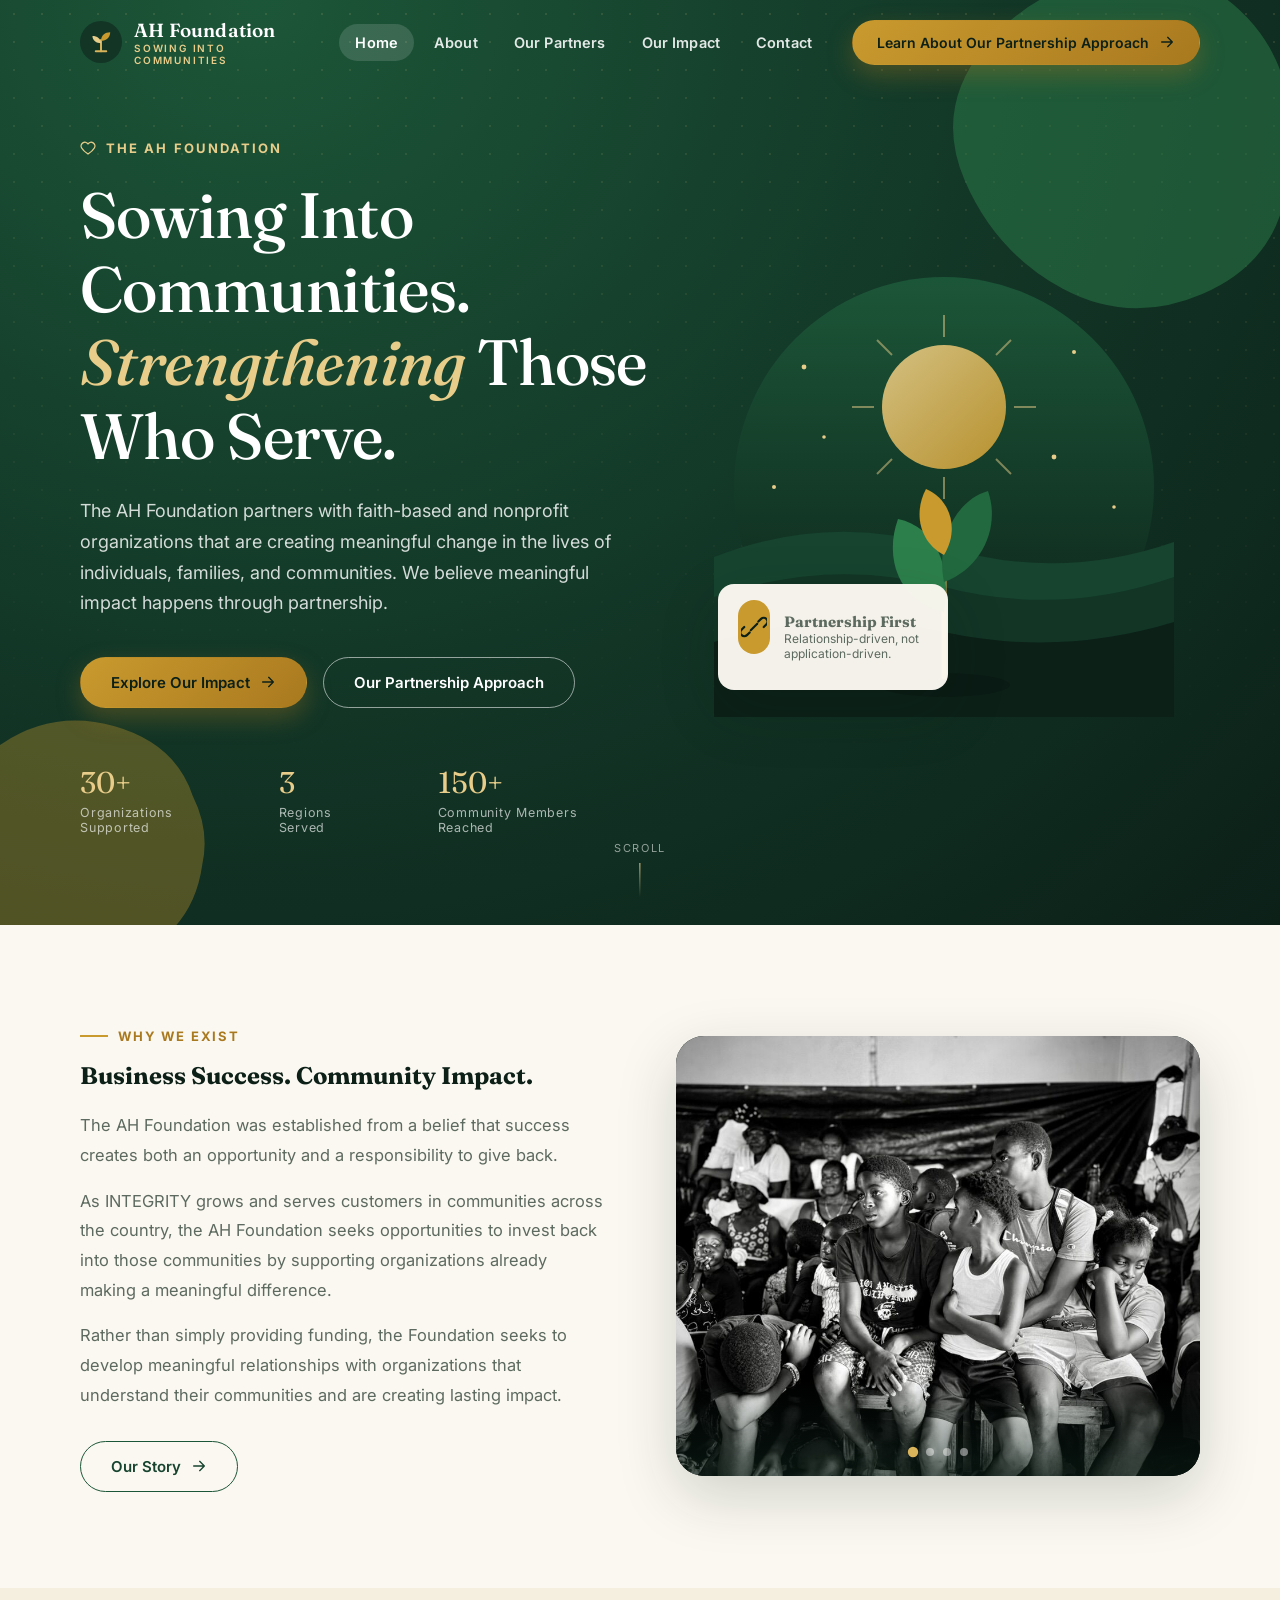
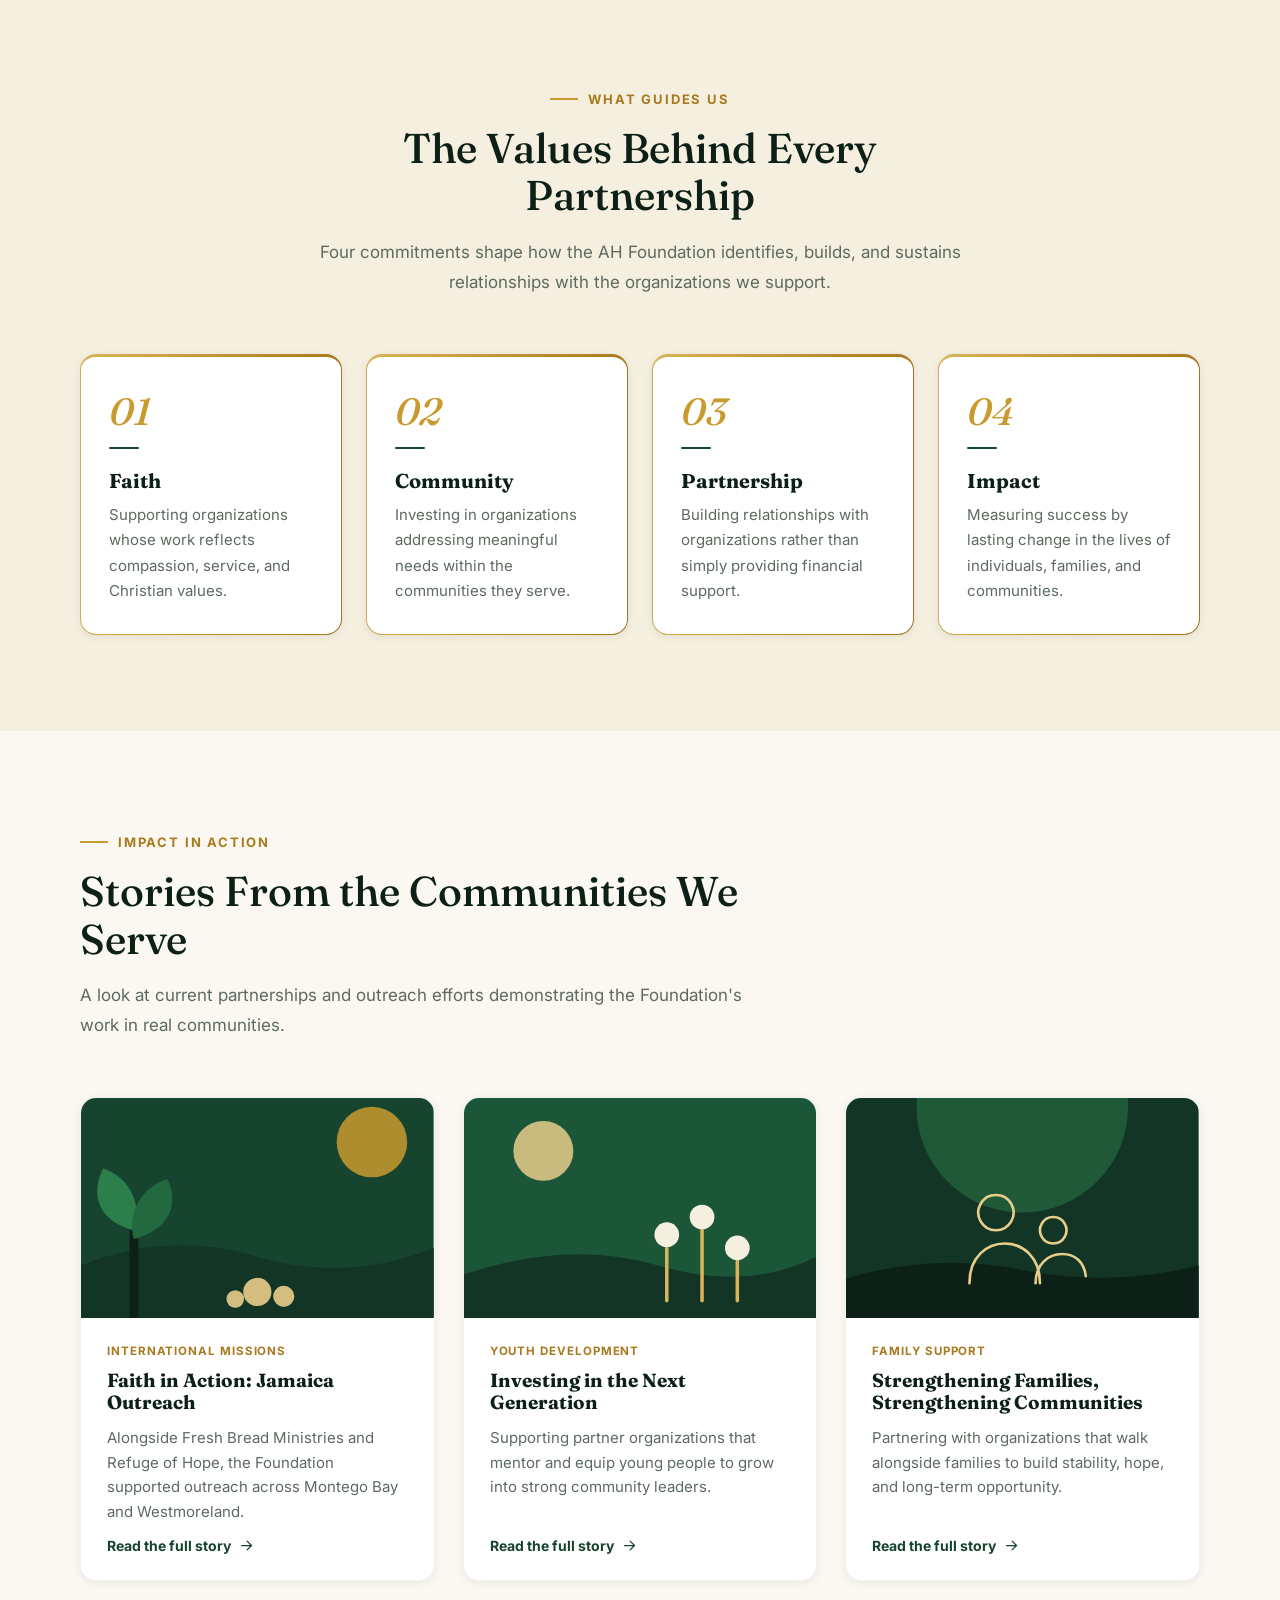
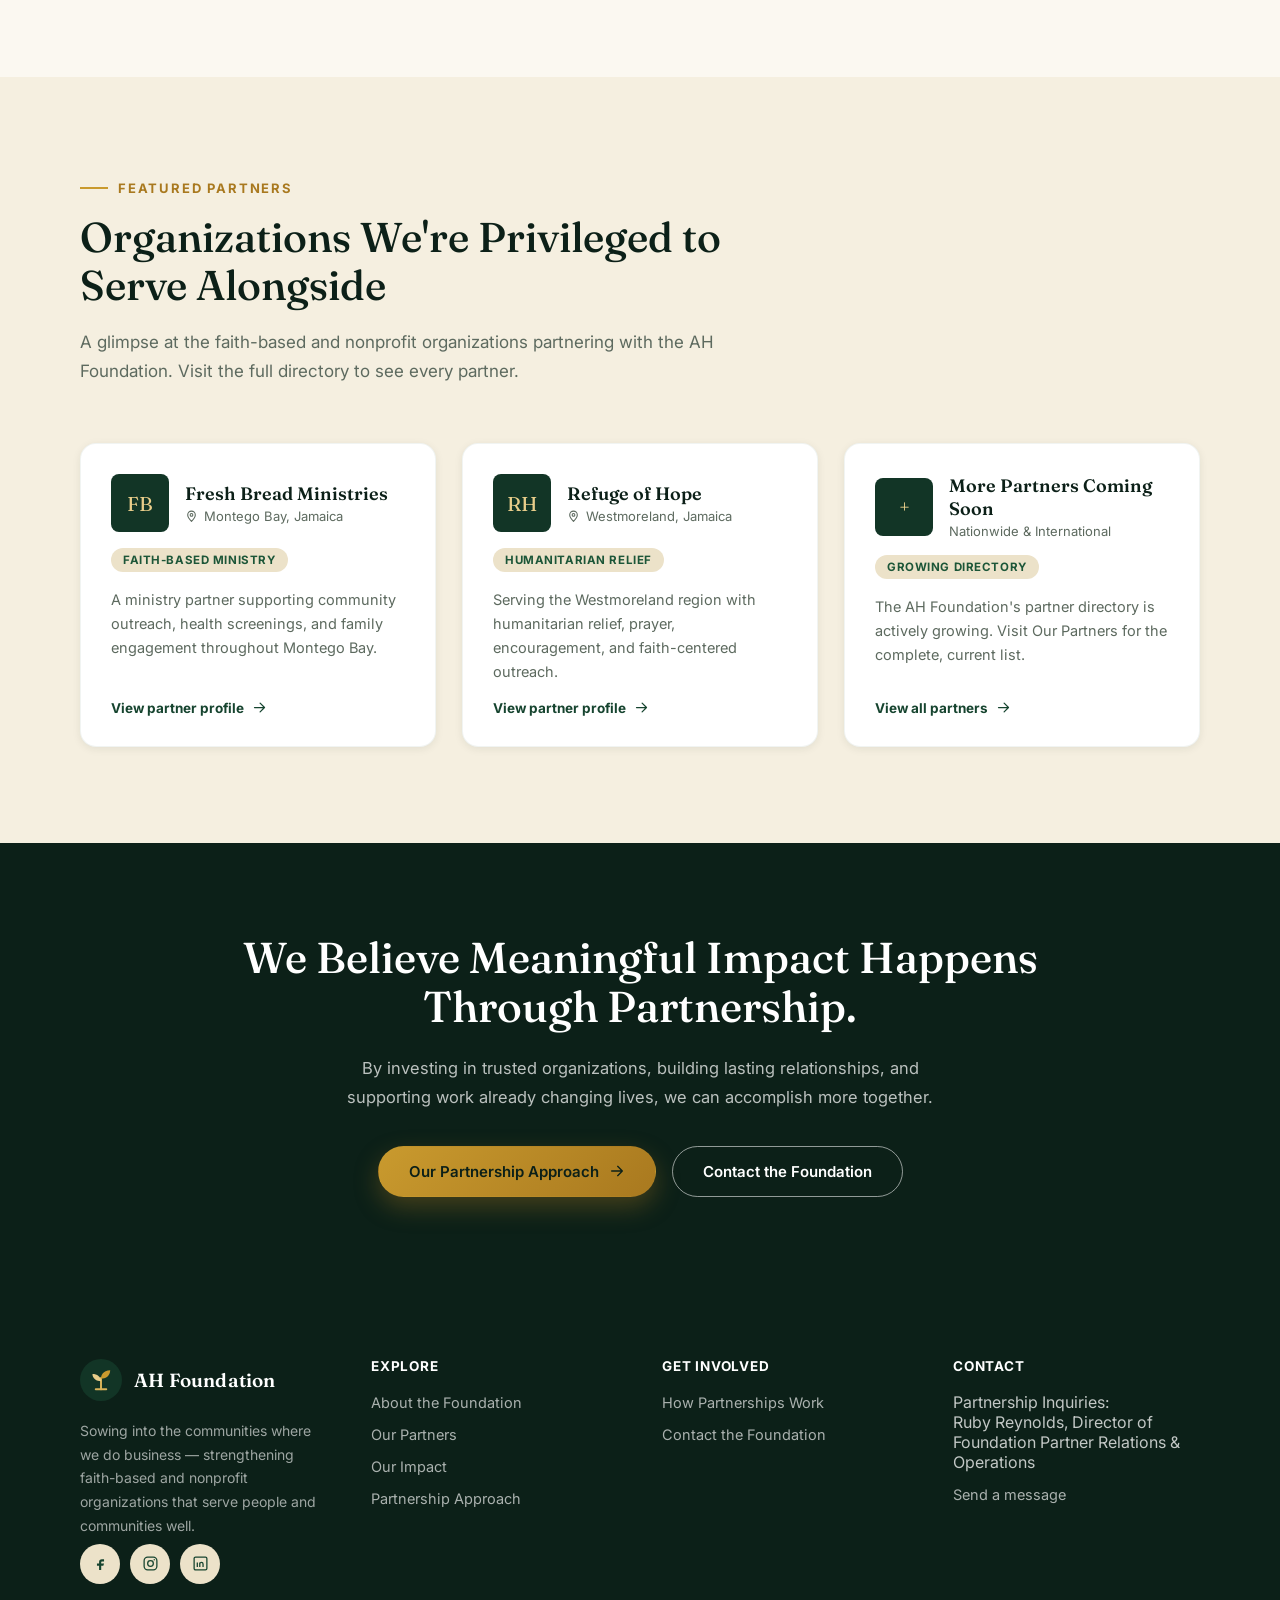
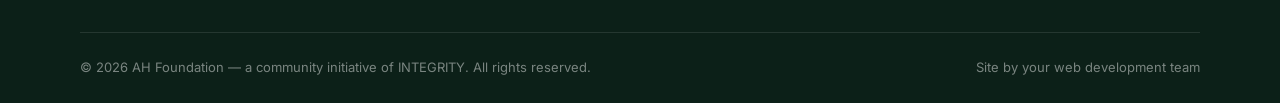
<file: index.html>
<!DOCTYPE html>
<html lang="en">
<head>
<meta charset="UTF-8">
<meta name="viewport" content="width=device-width, initial-scale=1.0">
<title>AH Foundation | Sowing Into Communities, Strengthening Those Who Serve</title>
<meta name="description" content="The AH Foundation partners with faith-based and nonprofit organizations creating meaningful change through service, compassion, and stewardship. Discover our partnership approach.">
<meta name="keywords" content="AH Foundation, faith-based nonprofit partnership, community investment, INTEGRITY, charitable foundation, nonprofit partners">
<link rel="canonical" href="https://www.ahfoundation.org/">

<!-- Open Graph -->
<meta property="og:type" content="website">
<meta property="og:site_name" content="AH Foundation">
<meta property="og:title" content="AH Foundation | Sowing Into Communities, Strengthening Those Who Serve">
<meta property="og:description" content="Partnering with faith-based and nonprofit organizations to strengthen communities through purposeful, relationship-driven investment.">
<meta property="og:url" content="https://www.ahfoundation.org/">
<meta name="twitter:card" content="summary_large_image">

<link rel="icon" href="assets/icons/favicon.svg" type="image/svg+xml">
<link rel="preconnect" href="https://fonts.googleapis.com">
<link rel="preconnect" href="https://fonts.gstatic.com" crossorigin>
<link href="https://fonts.googleapis.com/css2?family=Fraunces:ital,opsz,wght@0,9..144,400;0,9..144,500;0,9..144,600;1,9..144,500&family=Inter:wght@400;500;600;700&display=swap" rel="stylesheet">
<link rel="stylesheet" href="css/style.css?v=6">

<script type="application/ld+json">
{
  "@context": "https://schema.org",
  "@type": "NGO",
  "name": "AH Foundation",
  "url": "https://www.ahfoundation.org/",
  "description": "The AH Foundation partners with faith-based and nonprofit organizations to strengthen communities through purposeful relationships, investment, and shared impact.",
  "slogan": "Sowing Into the Communities Where We Do Business",
  "parentOrganization": {
    "@type": "Organization",
    "name": "INTEGRITY"
  }
}
</script>
</head>
<body>
<a class="skip-link" href="#main">Skip to content</a>

<header class="site-header">
  <div class="container">
    <a href="index.html" class="brand" aria-label="AH Foundation — home">
      <svg class="brand-mark" viewBox="0 0 64 64" aria-hidden="true">
        <circle cx="32" cy="32" r="32" fill="#123526"/>
        <path d="M32 46V29" stroke="#D9B45A" stroke-width="3" stroke-linecap="round"/>
        <path d="M32 30c0-8 6-13 14-13 0 8-6 13-14 13Z" fill="#C99A2E"/>
        <path d="M32 34c0-7-6-11-13-11 0 7 6 11 13 11Z" fill="#E8CD8A"/>
        <path d="M24 46h16" stroke="#D9B45A" stroke-width="3" stroke-linecap="round"/>
      </svg>
      <span class="brand-text">AH Foundation<span>Sowing Into Communities</span></span>
    </a>
    <nav class="main-nav" aria-label="Primary">
      <ul>
        <li><a href="index.html">Home</a></li>
        <li><a href="about.html">About</a></li>
        <li><a href="partners.html">Our Partners</a></li>
        <li><a href="impact.html">Our Impact</a></li>
        <li><a href="contact.html">Contact</a></li>
      </ul>
    </nav>
    <a href="approach.html" class="btn btn-gold header-cta">Learn About Our Partnership Approach
      <svg viewBox="0 0 24 24" fill="none" stroke="currentColor" stroke-width="2" stroke-linecap="round" stroke-linejoin="round"><path d="M4 12h16M13 5l7 7-7 7"/></svg>
    </a>
    <button class="nav-toggle" aria-label="Open menu" aria-expanded="false">
      <svg viewBox="0 0 24 24" fill="none" stroke="currentColor" stroke-width="2" stroke-linecap="round"><path d="M3 6h18M3 12h18M3 18h18"/></svg>
    </button>
  </div>
</header>

<div class="mobile-nav" aria-hidden="true">
  <div class="mobile-nav-top">
    <button class="mobile-nav-close" aria-label="Close menu">
      <svg viewBox="0 0 24 24" fill="none" stroke="currentColor" stroke-width="2" stroke-linecap="round"><path d="M6 6l12 12M18 6L6 18"/></svg>
    </button>
  </div>
  <nav aria-label="Mobile">
    <ul>
      <li><a href="index.html">Home</a></li>
      <li><a href="about.html">About</a></li>
      <li><a href="partners.html">Our Partners</a></li>
      <li><a href="impact.html">Our Impact</a></li>
      <li><a href="contact.html">Contact</a></li>
    </ul>
  </nav>
  <a href="approach.html" class="btn btn-gold btn-block">Learn About Our Partnership Approach</a>
</div>

<main id="main">

  <!-- HERO -->
  <section class="hero">
    <div class="hero-bg-pattern" aria-hidden="true"></div>
    <svg class="hero-blob b1" viewBox="0 0 600 600" aria-hidden="true"><path fill="#2C7F4B" d="M451,320Q440,390,370,420Q300,450,235,415Q170,380,140,310Q110,240,160,180Q210,120,290,110Q370,100,420,160Q470,220,451,320Z"/></svg>
    <svg class="hero-blob b2" viewBox="0 0 600 600" aria-hidden="true"><path fill="#C99A2E" d="M441,300Q430,380,350,410Q270,440,210,390Q150,340,150,270Q150,200,210,160Q270,120,340,140Q410,160,430,220Q450,260,441,300Z"/></svg>

    <div class="container">
      <div class="hero-grid">
        <div data-reveal>
          <span class="hero-eyebrow">
            <svg viewBox="0 0 24 24" fill="none" stroke="currentColor" stroke-width="2" stroke-linecap="round" stroke-linejoin="round"><path d="M12 21s-7-4.5-9.5-9A5.5 5.5 0 0112 6a5.5 5.5 0 019.5 6c-2.5 4.5-9.5 9-9.5 9z"/></svg>
            The AH Foundation
          </span>
          <h1>Sowing Into Communities. <em>Strengthening</em> Those Who Serve.</h1>
          <p class="hero-sub">The AH Foundation partners with faith-based and nonprofit organizations that are creating meaningful change in the lives of individuals, families, and communities. We believe meaningful impact happens through partnership.</p>
          <div class="hero-actions">
            <a href="impact.html" class="btn btn-gold">Explore Our Impact
              <svg viewBox="0 0 24 24" fill="none" stroke="currentColor" stroke-width="2" stroke-linecap="round" stroke-linejoin="round"><path d="M4 12h16M13 5l7 7-7 7"/></svg>
            </a>
            <a href="approach.html" class="btn btn-outline">Our Partnership Approach</a>
          </div>
          <div class="hero-stats">
            <div>
              <div class="hero-stat-num" data-count-to="30" data-count-suffix="+">0</div>
              <div class="hero-stat-label">Organizations<br>Supported</div>
            </div>
            <div>
              <div class="hero-stat-num" data-count-to="3" data-count-suffix="">0</div>
              <div class="hero-stat-label">Regions<br>Served</div>
            </div>
            <div>
              <div class="hero-stat-num" data-count-to="150" data-count-suffix="+">0</div>
              <div class="hero-stat-label">Community Members<br>Reached</div>
            </div>
          </div>
        </div>

        <div class="hero-art" data-reveal>
          <svg viewBox="0 0 460 460" aria-hidden="true">
            <defs>
              <linearGradient id="skyGrad" x1="0" y1="0" x2="0" y2="1">
                <stop offset="0" stop-color="#1c5638"/>
                <stop offset="1" stop-color="#0c2018"/>
              </linearGradient>
              <linearGradient id="sunGrad" x1="0" y1="0" x2="1" y2="1">
                <stop offset="0" stop-color="#E8CD8A"/>
                <stop offset="1" stop-color="#C99A2E"/>
              </linearGradient>
            </defs>
            <circle cx="230" cy="230" r="210" fill="url(#skyGrad)"/>
            <circle class="hero-sun" cx="230" cy="150" r="62" fill="url(#sunGrad)" opacity="0.9"/>
            <g class="sun-rays" stroke="#E8CD8A" stroke-width="2" opacity="0.5">
              <line x1="230" y1="58" x2="230" y2="80"/>
              <line x1="230" y1="220" x2="230" y2="242"/>
              <line x1="138" y1="150" x2="160" y2="150"/>
              <line x1="300" y1="150" x2="322" y2="150"/>
              <line x1="163" y1="83" x2="178" y2="98"/>
              <line x1="297" y1="83" x2="282" y2="98"/>
              <line x1="163" y1="217" x2="178" y2="202"/>
              <line x1="297" y1="217" x2="282" y2="202"/>
            </g>
            <path d="M0,300 Q115,255 230,290 T460,285 V460 H0 Z" fill="#16442f"/>
            <path d="M0,340 Q115,300 230,330 T460,320 V460 H0 Z" fill="#123526"/>
            <path d="M0,385 Q115,350 230,375 T460,365 V460 H0 Z" fill="#0c2018"/>
            <g transform="translate(230,300)">
              <path class="hero-stem" d="M0,120 V10" stroke="#D9B45A" stroke-width="5" stroke-linecap="round"/>
              <path class="hero-leaf" style="animation-delay:-1.2s" d="M0,55 C-46,45 -60,0 -46,-38 C-8,-30 8,10 0,55Z" fill="#2c7f4b"/>
              <path class="hero-leaf" style="animation-delay:-3s" d="M0,25 C40,10 56,-32 44,-66 C10,-56 -8,-14 0,25Z" fill="#22693f"/>
              <path class="hero-leaf" style="animation-delay:-0.4s" d="M0,-2 C-26,-16 -30,-46 -18,-68 C6,-58 16,-28 0,-2Z" fill="#c99a2e"/>
              <ellipse cx="0" cy="128" rx="66" ry="12" fill="#000" opacity="0.18"/>
            </g>
            <g fill="#E8CD8A">
              <circle class="hero-mote" style="animation-delay:0s" cx="90" cy="110" r="2.4"/>
              <circle class="hero-mote" style="animation-delay:-0.6s" cx="360" cy="95" r="2"/>
              <circle class="hero-mote" style="animation-delay:-1.4s" cx="110" cy="180" r="1.8"/>
              <circle class="hero-mote" style="animation-delay:-2.1s" cx="340" cy="200" r="2.4"/>
              <circle class="hero-mote" style="animation-delay:-0.9s" cx="60" cy="230" r="2"/>
              <circle class="hero-mote" style="animation-delay:-2.6s" cx="400" cy="250" r="1.8"/>
            </g>
          </svg>
          <div class="hero-badge">
            <span class="icon-circle">
              <svg viewBox="0 0 24 24" fill="none" stroke="currentColor" stroke-width="2" stroke-linecap="round" stroke-linejoin="round"><path d="M9 15l6-6"/><path d="M8 17l-2.5 2.5a3.5 3.5 0 01-5-5L3 12"/><path d="M16 7l2.5-2.5a3.5 3.5 0 015 5L21 12"/></svg>
            </span>
            <span><strong>Partnership First</strong><span>Relationship-driven, not application-driven.</span></span>
          </div>
        </div>
      </div>
    </div>

    <div class="hero-particles" aria-hidden="true">
      <span class="hero-particle" style="left:8%; animation-duration:9s; animation-delay:-1s;"></span>
      <span class="hero-particle" style="left:22%; width:3px; height:3px; animation-duration:12s; animation-delay:-4s;"></span>
      <span class="hero-particle" style="left:38%; animation-duration:10s; animation-delay:-7s;"></span>
      <span class="hero-particle" style="left:55%; width:4px; height:4px; animation-duration:14s; animation-delay:-2s;"></span>
      <span class="hero-particle" style="left:68%; animation-duration:11s; animation-delay:-9s;"></span>
      <span class="hero-particle" style="left:82%; width:3px; height:3px; animation-duration:13s; animation-delay:-5s;"></span>
      <span class="hero-particle" style="left:92%; animation-duration:9.5s; animation-delay:-3s;"></span>
    </div>

    <div class="scroll-cue"><span>Scroll</span><span class="line"></span></div>
  </section>

  <!-- BUSINESS SUCCESS / COMMUNITY IMPACT -->
  <section class="section section-cream">
    <div class="container">
      <div class="split" data-reveal>
        <div class="split-copy">
          <span class="eyebrow">Why We Exist</span>
          <h2>Business Success. Community Impact.</h2>
          <p>The AH Foundation was established from a belief that success creates both an opportunity and a responsibility to give back.</p>
          <p>As INTEGRITY grows and serves customers in communities across the country, the AH Foundation seeks opportunities to invest back into those communities by supporting organizations already making a meaningful difference.</p>
          <p>Rather than simply providing funding, the Foundation seeks to develop meaningful relationships with organizations that understand their communities and are creating lasting impact.</p>
          <div class="hero-actions" style="margin-top:30px;">
            <a href="about.html" class="btn btn-outline-dark">Our Story
              <svg viewBox="0 0 24 24" fill="none" stroke="currentColor" stroke-width="2" stroke-linecap="round" stroke-linejoin="round"><path d="M4 12h16M13 5l7 7-7 7"/></svg>
            </a>
          </div>
        </div>
        <div class="split-media">
          <div class="photo-slideshow" data-slideshow>
            <div class="slideshow-track">
              <figure class="slide is-active">
                <img src="assets/img/jamaica-mission-3.jpg" width="1024" height="768" alt="Children and families gather together during the AH Foundation's Jamaica mission outreach" loading="eager">
              </figure>
              <figure class="slide">
                <img src="assets/img/jamaica-mission-1.jpg" width="768" height="1024" alt="A boy raises his hand in worship during Vacation Bible School on the AH Foundation's Jamaica mission trip" loading="lazy">
              </figure>
              <figure class="slide">
                <img src="assets/img/jamaica-mission-2.jpg" width="768" height="1024" alt="Two young girls from the Savanna-la-Mar community smile during the AH Foundation's mission outreach" loading="lazy">
              </figure>
              <figure class="slide">
                <img src="assets/img/jamaica-mission-4.jpg" width="768" height="1024" alt="A community elder pauses for a portrait during the AH Foundation's Jamaica mission outreach" loading="lazy">
              </figure>
            </div>
            <div class="slideshow-dots" role="tablist" aria-label="Mission trip photos">
              <button class="dot is-active" type="button" data-index="0" aria-label="Show photo 1 of 4"></button>
              <button class="dot" type="button" data-index="1" aria-label="Show photo 2 of 4"></button>
              <button class="dot" type="button" data-index="2" aria-label="Show photo 3 of 4"></button>
              <button class="dot" type="button" data-index="3" aria-label="Show photo 4 of 4"></button>
            </div>
          </div>
        </div>
      </div>
    </div>
  </section>

  <!-- WHAT GUIDES US -->
  <section class="section section-tint">
    <div class="container">
      <div class="section-head centered" data-reveal>
        <span class="eyebrow mx-auto">What Guides Us</span>
        <h2>The Values Behind Every Partnership</h2>
        <p>Four commitments shape how the AH Foundation identifies, builds, and sustains relationships with the organizations we support.</p>
      </div>
      <div class="pillars-grid" data-reveal-stagger>
        <div class="pillar-card">
          <span class="pillar-index">01</span>
          <h3>Faith</h3>
          <p>Supporting organizations whose work reflects compassion, service, and Christian values.</p>
        </div>
        <div class="pillar-card">
          <span class="pillar-index">02</span>
          <h3>Community</h3>
          <p>Investing in organizations addressing meaningful needs within the communities they serve.</p>
        </div>
        <div class="pillar-card">
          <span class="pillar-index">03</span>
          <h3>Partnership</h3>
          <p>Building relationships with organizations rather than simply providing financial support.</p>
        </div>
        <div class="pillar-card">
          <span class="pillar-index">04</span>
          <h3>Impact</h3>
          <p>Measuring success by lasting change in the lives of individuals, families, and communities.</p>
        </div>
      </div>
    </div>
  </section>

  <!-- IMPACT IN ACTION -->
  <section class="section section-cream">
    <div class="container">
      <div class="section-head" data-reveal>
        <span class="eyebrow">Impact in Action</span>
        <h2>Stories From the Communities We Serve</h2>
        <p>A look at current partnerships and outreach efforts demonstrating the Foundation's work in real communities.</p>
      </div>
      <div class="story-grid" data-reveal-stagger>
        <article class="story-card">
          <div class="story-media">
            <svg viewBox="0 0 400 250" preserveAspectRatio="xMidYMid slice" role="img" aria-label="Illustration representing community outreach in Jamaica">
              <rect width="400" height="250" fill="#16442f"/>
              <circle cx="330" cy="50" r="40" fill="#c99a2e" opacity="0.85"/>
              <path d="M0,190 Q100,150 200,180 T400,170 V250 H0Z" fill="#123526"/>
              <path d="M60,250 V150" stroke="#0c2018" stroke-width="10"/>
              <path d="M60,150 C20,140 10,110 25,80 C55,90 70,120 60,150Z" fill="#2c7f4b"/>
              <path d="M60,160 C100,150 112,120 98,92 C66,102 52,134 60,160Z" fill="#22693f"/>
              <g fill="#e8cd8a" opacity="0.9"><circle cx="200" cy="220" r="16"/><circle cx="230" cy="225" r="12"/><circle cx="175" cy="228" r="10"/></g>
            </svg>
          </div>
          <div class="story-body">
            <span class="story-tag">International Missions</span>
            <h3>Faith in Action: Jamaica Outreach</h3>
            <p>Alongside Fresh Bread Ministries and Refuge of Hope, the Foundation supported outreach across Montego Bay and Westmoreland.</p>
            <a href="impact.html#jamaica-outreach" class="story-link">Read the full story
              <svg viewBox="0 0 24 24" fill="none" stroke="currentColor" stroke-width="2" stroke-linecap="round" stroke-linejoin="round"><path d="M4 12h16M13 5l7 7-7 7"/></svg>
            </a>
          </div>
        </article>

        <article class="story-card">
          <div class="story-media">
            <svg viewBox="0 0 400 250" preserveAspectRatio="xMidYMid slice" role="img" aria-label="Illustration representing youth development programs">
              <rect width="400" height="250" fill="#1c5638"/>
              <circle cx="90" cy="60" r="34" fill="#e8cd8a" opacity="0.85"/>
              <path d="M0,200 Q120,160 220,190 T400,180 V250 H0Z" fill="#123526"/>
              <g stroke="#d9b45a" stroke-width="4" stroke-linecap="round">
                <line x1="230" y1="230" x2="230" y2="170"/>
                <line x1="270" y1="230" x2="270" y2="150"/>
                <line x1="310" y1="230" x2="310" y2="185"/>
              </g>
              <circle cx="230" cy="155" r="14" fill="#f5efe0"/>
              <circle cx="270" cy="135" r="14" fill="#f5efe0"/>
              <circle cx="310" cy="170" r="14" fill="#f5efe0"/>
            </svg>
          </div>
          <div class="story-body">
            <span class="story-tag">Youth Development</span>
            <h3>Investing in the Next Generation</h3>
            <p>Supporting partner organizations that mentor and equip young people to grow into strong community leaders.</p>
            <a href="impact.html" class="story-link">Read the full story
              <svg viewBox="0 0 24 24" fill="none" stroke="currentColor" stroke-width="2" stroke-linecap="round" stroke-linejoin="round"><path d="M4 12h16M13 5l7 7-7 7"/></svg>
            </a>
          </div>
        </article>

        <article class="story-card">
          <div class="story-media">
            <svg viewBox="0 0 400 250" preserveAspectRatio="xMidYMid slice" role="img" aria-label="Illustration representing family support services">
              <rect width="400" height="250" fill="#123526"/>
              <circle cx="200" cy="10" r="120" fill="#2c7f4b" opacity="0.5"/>
              <path d="M0,205 Q100,175 200,195 T400,190 V250 H0Z" fill="#0c2018"/>
              <g fill="none" stroke="#e8cd8a" stroke-width="3" stroke-linecap="round" stroke-linejoin="round">
                <path d="M170,150 a20,20 0 1,1 0.1,0"/>
                <path d="M140,210 c0,-30 20,-45 40,-45 s40,15 40,45"/>
                <path d="M235,165 a15,15 0 1,1 0.1,0"/>
                <path d="M215,210 c0,-22 15,-33 30,-33 s25,9 27,25"/>
              </g>
            </svg>
          </div>
          <div class="story-body">
            <span class="story-tag">Family Support</span>
            <h3>Strengthening Families, Strengthening Communities</h3>
            <p>Partnering with organizations that walk alongside families to build stability, hope, and long-term opportunity.</p>
            <a href="impact.html" class="story-link">Read the full story
              <svg viewBox="0 0 24 24" fill="none" stroke="currentColor" stroke-width="2" stroke-linecap="round" stroke-linejoin="round"><path d="M4 12h16M13 5l7 7-7 7"/></svg>
            </a>
          </div>
        </article>
      </div>
    </div>
  </section>

  <!-- FEATURED PARTNERS -->
  <section class="section section-tint">
    <div class="container">
      <div class="section-head" data-reveal>
        <span class="eyebrow">Featured Partners</span>
        <h2>Organizations We're Privileged to Serve Alongside</h2>
        <p>A glimpse at the faith-based and nonprofit organizations partnering with the AH Foundation. Visit the full directory to see every partner.</p>
      </div>
      <div class="partner-grid" data-reveal-stagger>
        <div class="partner-card">
          <div class="partner-top">
            <span class="partner-logo">FB</span>
            <div>
              <div class="partner-name">Fresh Bread Ministries</div>
              <div class="partner-loc">
                <svg viewBox="0 0 24 24" fill="none" stroke="currentColor" stroke-width="2" stroke-linecap="round" stroke-linejoin="round"><path d="M12 21s7-7.5 7-12a7 7 0 10-14 0c0 4.5 7 12 7 12z"/><circle cx="12" cy="9" r="2.5"/></svg>
                Montego Bay, Jamaica
              </div>
            </div>
          </div>
          <span class="partner-focus">Faith-Based Ministry</span>
          <p class="desc">A ministry partner supporting community outreach, health screenings, and family engagement throughout Montego Bay.</p>
          <a href="partners.html" class="story-link">View partner profile
            <svg viewBox="0 0 24 24" fill="none" stroke="currentColor" stroke-width="2" stroke-linecap="round" stroke-linejoin="round"><path d="M4 12h16M13 5l7 7-7 7"/></svg>
          </a>
        </div>

        <div class="partner-card">
          <div class="partner-top">
            <span class="partner-logo">RH</span>
            <div>
              <div class="partner-name">Refuge of Hope</div>
              <div class="partner-loc">
                <svg viewBox="0 0 24 24" fill="none" stroke="currentColor" stroke-width="2" stroke-linecap="round" stroke-linejoin="round"><path d="M12 21s7-7.5 7-12a7 7 0 10-14 0c0 4.5 7 12 7 12z"/><circle cx="12" cy="9" r="2.5"/></svg>
                Westmoreland, Jamaica
              </div>
            </div>
          </div>
          <span class="partner-focus">Humanitarian Relief</span>
          <p class="desc">Serving the Westmoreland region with humanitarian relief, prayer, encouragement, and faith-centered outreach.</p>
          <a href="partners.html" class="story-link">View partner profile
            <svg viewBox="0 0 24 24" fill="none" stroke="currentColor" stroke-width="2" stroke-linecap="round" stroke-linejoin="round"><path d="M4 12h16M13 5l7 7-7 7"/></svg>
          </a>
        </div>

        <div class="partner-card">
          <div class="partner-top">
            <span class="partner-logo">+</span>
            <div>
              <div class="partner-name">More Partners Coming Soon</div>
              <div class="partner-loc">Nationwide &amp; International</div>
            </div>
          </div>
          <span class="partner-focus">Growing Directory</span>
          <p class="desc">The AH Foundation's partner directory is actively growing. Visit Our Partners for the complete, current list.</p>
          <a href="partners.html" class="story-link">View all partners
            <svg viewBox="0 0 24 24" fill="none" stroke="currentColor" stroke-width="2" stroke-linecap="round" stroke-linejoin="round"><path d="M4 12h16M13 5l7 7-7 7"/></svg>
          </a>
        </div>
      </div>
    </div>
  </section>

  <!-- CLOSING -->
  <section class="closing-band">
    <div class="container" data-reveal>
      <h2>We Believe Meaningful Impact Happens Through Partnership.</h2>
      <p>By investing in trusted organizations, building lasting relationships, and supporting work already changing lives, we can accomplish more together.</p>
      <div class="hero-actions">
        <a href="approach.html" class="btn btn-gold">Our Partnership Approach
          <svg viewBox="0 0 24 24" fill="none" stroke="currentColor" stroke-width="2" stroke-linecap="round" stroke-linejoin="round"><path d="M4 12h16M13 5l7 7-7 7"/></svg>
        </a>
        <a href="contact.html" class="btn btn-outline">Contact the Foundation</a>
      </div>
    </div>
  </section>

</main>

<footer class="site-footer">
  <div class="container">
    <div class="footer-grid">
      <div class="footer-brand">
        <a href="index.html" class="brand">
          <svg class="brand-mark" viewBox="0 0 64 64" aria-hidden="true">
            <circle cx="32" cy="32" r="32" fill="#123526"/>
            <path d="M32 46V29" stroke="#D9B45A" stroke-width="3" stroke-linecap="round"/>
            <path d="M32 30c0-8 6-13 14-13 0 8-6 13-14 13Z" fill="#C99A2E"/>
            <path d="M32 34c0-7-6-11-13-11 0 7 6 11 13 11Z" fill="#E8CD8A"/>
            <path d="M24 46h16" stroke="#D9B45A" stroke-width="3" stroke-linecap="round"/>
          </svg>
          <span class="brand-text">AH Foundation</span>
        </a>
        <p>Sowing into the communities where we do business — strengthening faith-based and nonprofit organizations that serve people and communities well.</p>
        <div class="social-row">
          <a href="#" aria-label="AH Foundation on Facebook"><svg viewBox="0 0 24 24" fill="currentColor"><path d="M14 9h3V6h-3a4 4 0 00-4 4v2H7v3h3v6h3v-6h3l1-3h-4v-2a1 1 0 011-1z"/></svg></a>
          <a href="#" aria-label="AH Foundation on Instagram"><svg viewBox="0 0 24 24" fill="none" stroke="currentColor" stroke-width="1.8"><rect x="3" y="3" width="18" height="18" rx="5"/><circle cx="12" cy="12" r="4"/><circle cx="17.3" cy="6.7" r="1" fill="currentColor" stroke="none"/></svg></a>
          <a href="#" aria-label="AH Foundation on LinkedIn"><svg viewBox="0 0 24 24" fill="none" stroke="currentColor" stroke-width="1.8"><rect x="3" y="3" width="18" height="18" rx="2"/><path d="M7.5 10.5v6.5M7.5 7.3v.1"/><path d="M11 17v-4.2a2.3 2.3 0 014.6 0V17M11 10.5V17"/></svg></a>
        </div>
      </div>
      <div class="footer-col">
        <h4>Explore</h4>
        <ul>
          <li><a href="about.html">About the Foundation</a></li>
          <li><a href="partners.html">Our Partners</a></li>
          <li><a href="impact.html">Our Impact</a></li>
          <li><a href="approach.html">Partnership Approach</a></li>
        </ul>
      </div>
      <div class="footer-col">
        <h4>Get Involved</h4>
        <ul>
          <li><a href="approach.html">How Partnerships Work</a></li>
          <li><a href="contact.html">Contact the Foundation</a></li>
        </ul>
      </div>
      <div class="footer-col">
        <h4>Contact</h4>
        <ul>
          <li>Partnership Inquiries:<br>Ruby Reynolds, Director of Foundation Partner Relations &amp; Operations</li>
          <li><a href="contact.html">Send a message</a></li>
        </ul>
      </div>
    </div>
    <div class="footer-bottom">
      <p>&copy; 2026 AH Foundation — a community initiative of INTEGRITY. All rights reserved.</p>
      <p>Site by your web development team</p>
    </div>
  </div>
</footer>

<button class="back-to-top" aria-label="Back to top">
  <svg viewBox="0 0 24 24" fill="none" stroke="currentColor" stroke-width="2" stroke-linecap="round" stroke-linejoin="round"><path d="M18 15l-6-6-6 6"/></svg>
</button>

<script src="js/main.js?v=4"></script>
</body>
</html>
</file>
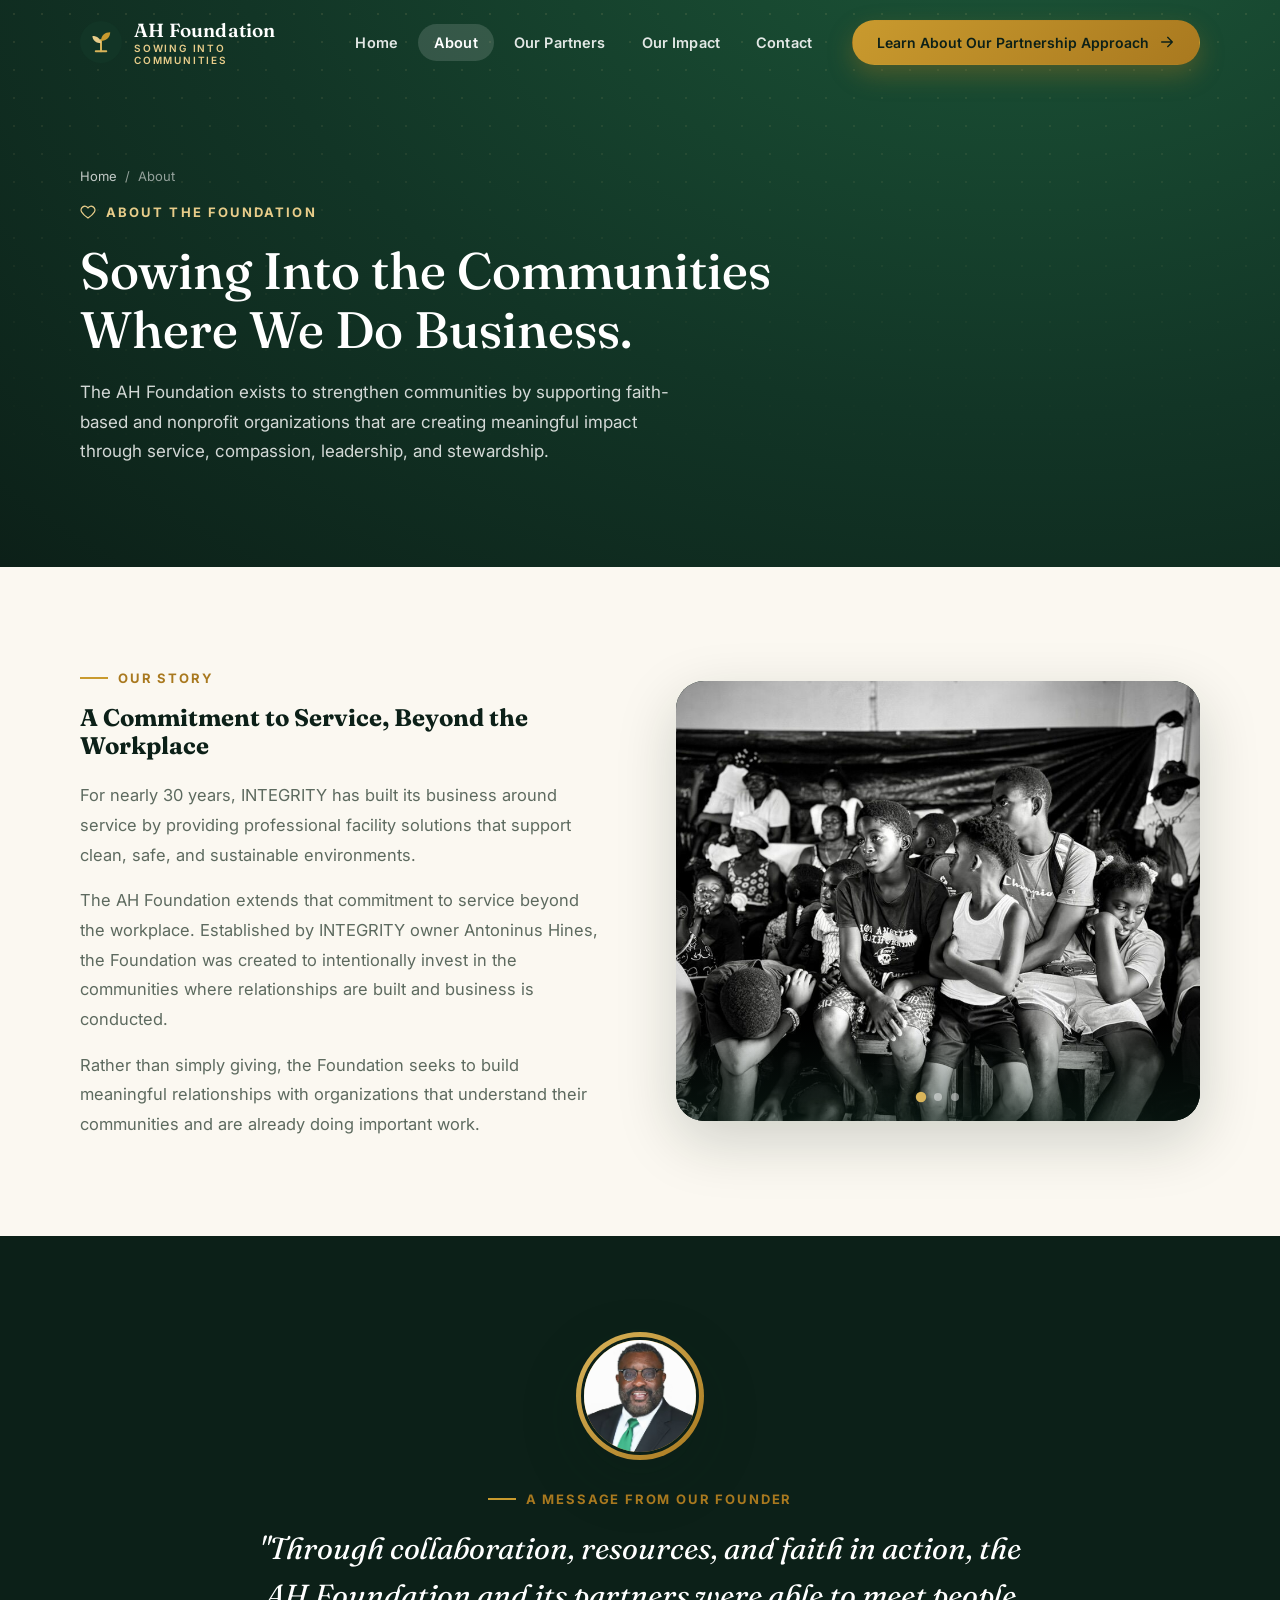
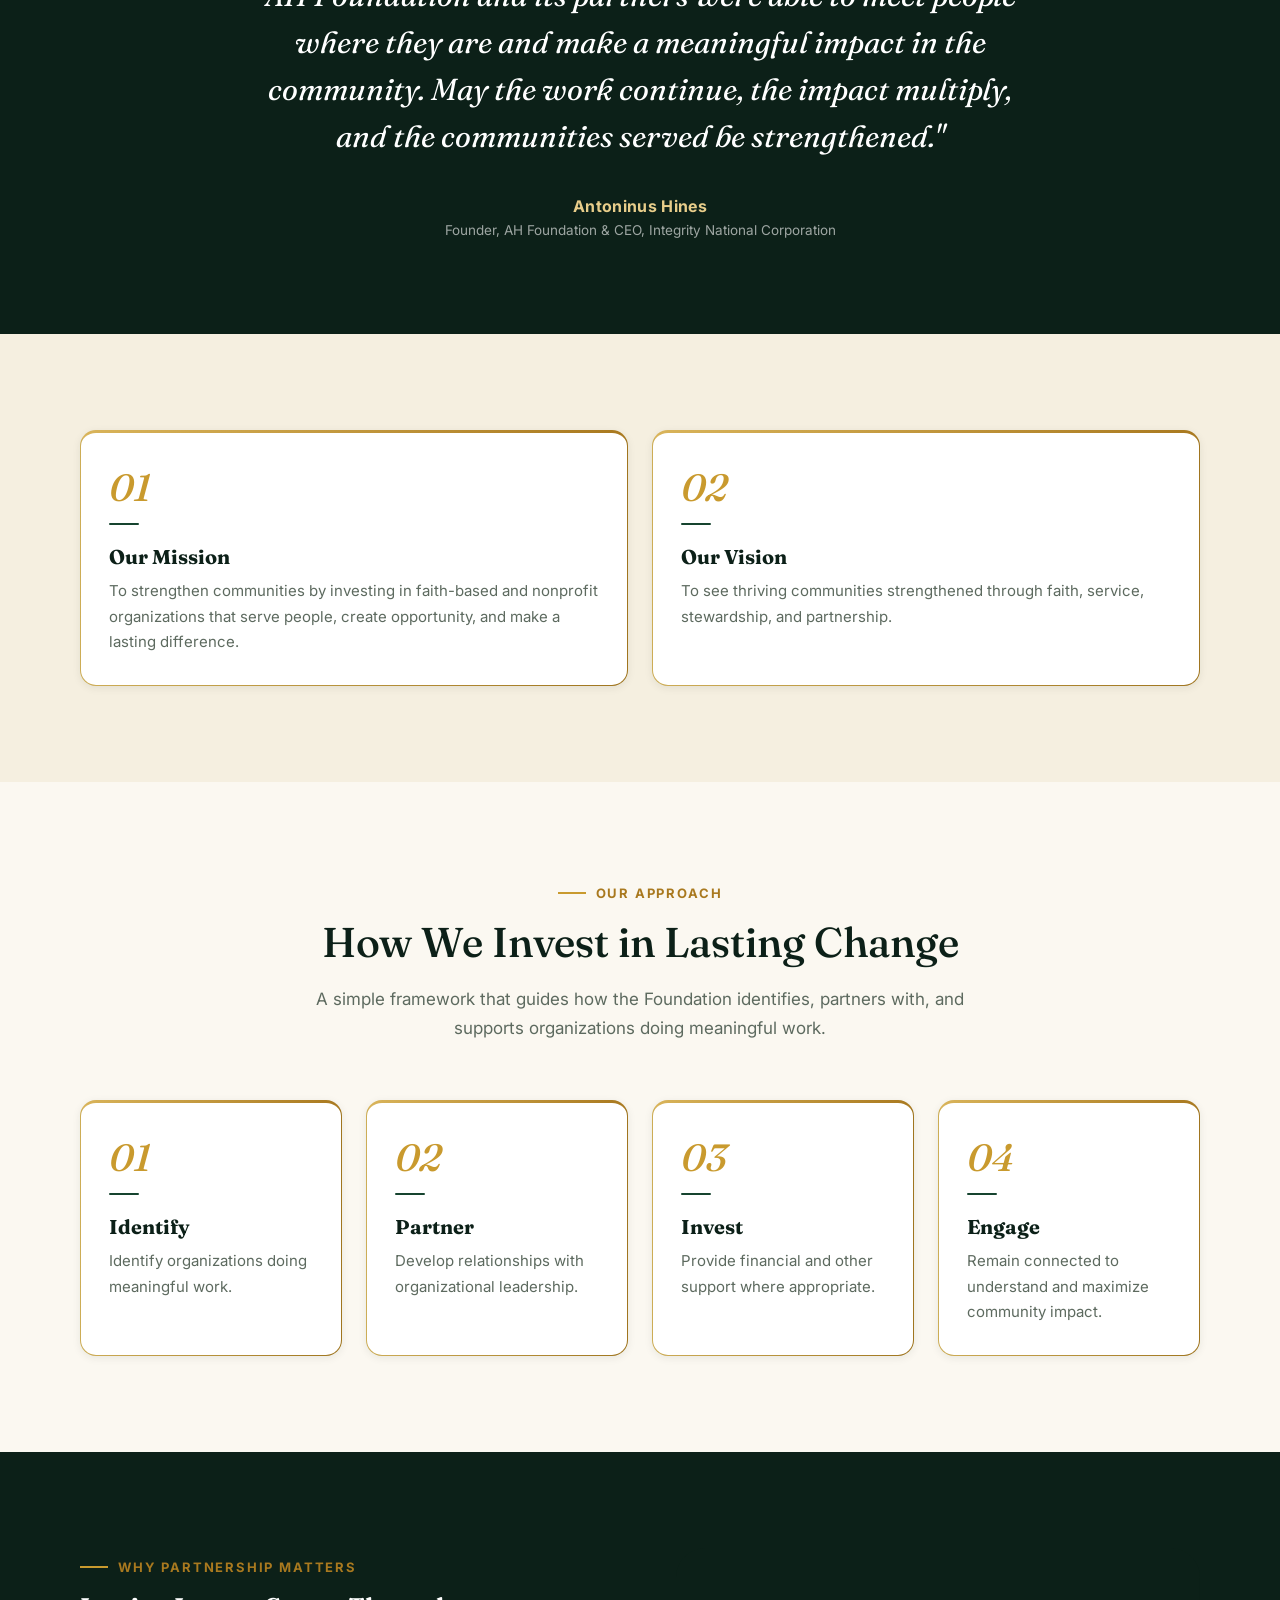
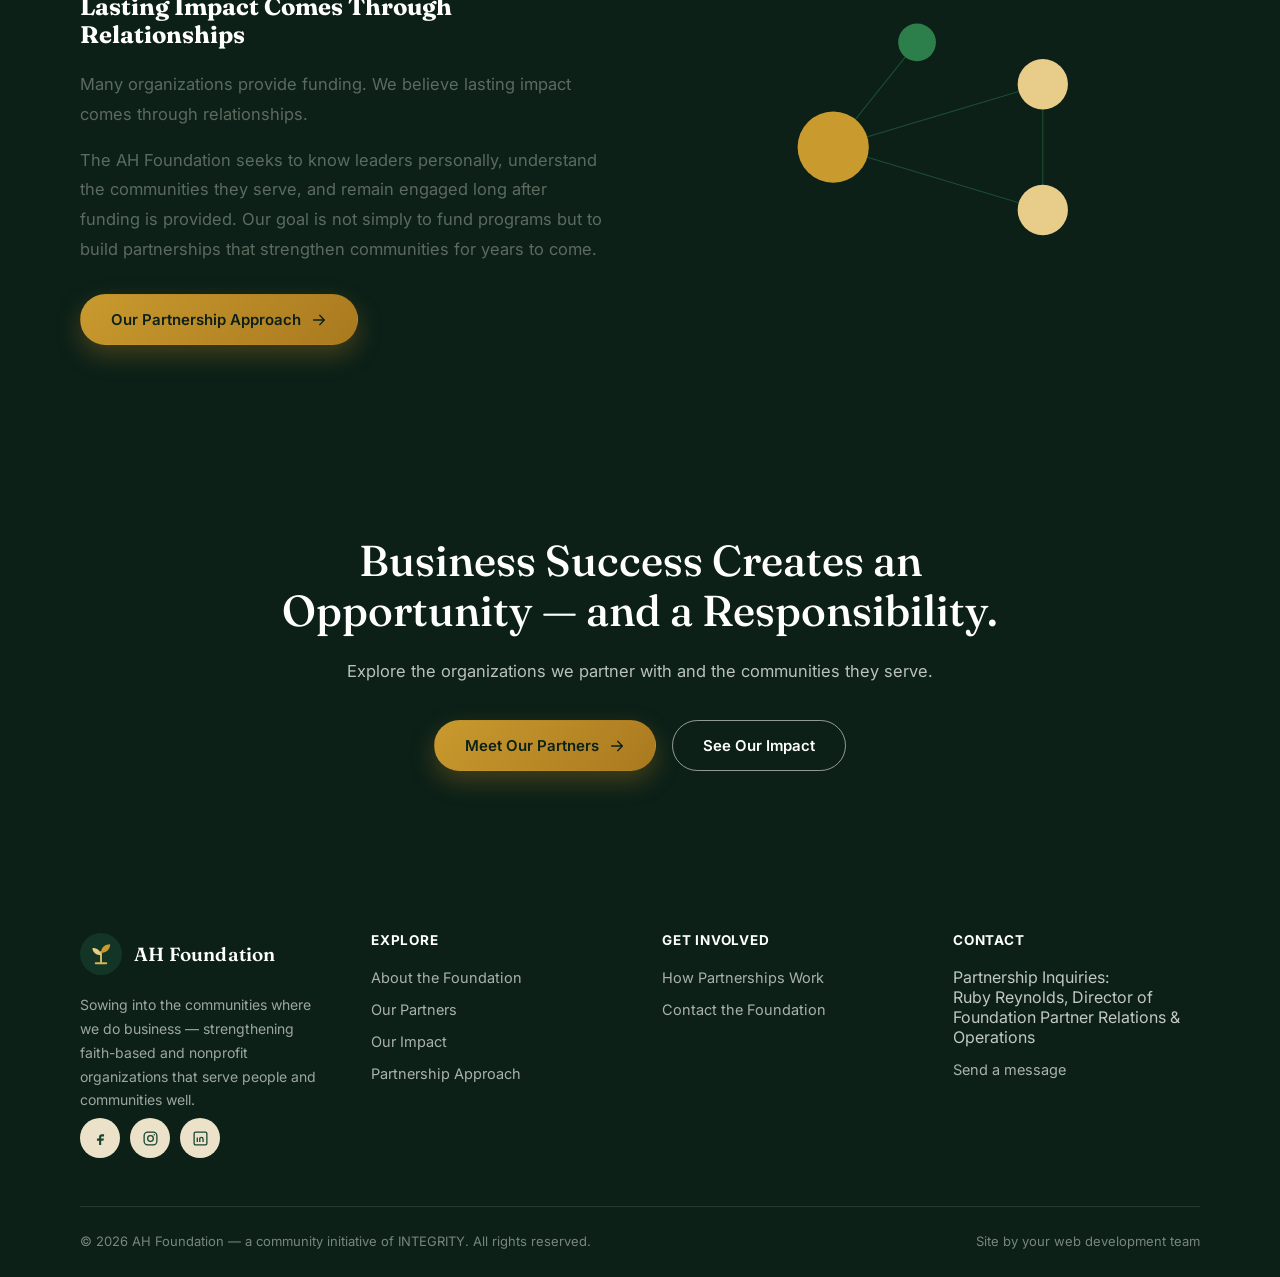
<file: about.html>
<!DOCTYPE html>
<html lang="en">
<head>
<meta charset="UTF-8">
<meta name="viewport" content="width=device-width, initial-scale=1.0">
<title>About the Foundation | AH Foundation</title>
<meta name="description" content="Learn the story behind the AH Foundation — established by INTEGRITY to invest in communities through faith, service, stewardship, and partnership.">
<meta name="keywords" content="AH Foundation story, mission, vision, INTEGRITY foundation, Antoninus Hines, faith-based giving">
<link rel="canonical" href="https://www.ahfoundation.org/about.html">

<meta property="og:type" content="website">
<meta property="og:site_name" content="AH Foundation">
<meta property="og:title" content="About the Foundation | AH Foundation">
<meta property="og:description" content="For nearly 30 years, INTEGRITY has built its business around service. The AH Foundation extends that commitment to service beyond the workplace.">
<meta property="og:url" content="https://www.ahfoundation.org/about.html">
<meta name="twitter:card" content="summary_large_image">

<link rel="icon" href="assets/icons/favicon.svg" type="image/svg+xml">
<link rel="preconnect" href="https://fonts.googleapis.com">
<link rel="preconnect" href="https://fonts.gstatic.com" crossorigin>
<link href="https://fonts.googleapis.com/css2?family=Fraunces:ital,opsz,wght@0,9..144,400;0,9..144,500;0,9..144,600;1,9..144,500&family=Inter:wght@400;500;600;700&display=swap" rel="stylesheet">
<link rel="stylesheet" href="css/style.css?v=6">

<script type="application/ld+json">
{
  "@context": "https://schema.org",
  "@type": "BreadcrumbList",
  "itemListElement": [
    {"@type":"ListItem","position":1,"name":"Home","item":"https://www.ahfoundation.org/"},
    {"@type":"ListItem","position":2,"name":"About","item":"https://www.ahfoundation.org/about.html"}
  ]
}
</script>
</head>
<body>
<a class="skip-link" href="#main">Skip to content</a>

<header class="site-header">
  <div class="container">
    <a href="index.html" class="brand" aria-label="AH Foundation — home">
      <svg class="brand-mark" viewBox="0 0 64 64" aria-hidden="true">
        <circle cx="32" cy="32" r="32" fill="#123526"/>
        <path d="M32 46V29" stroke="#D9B45A" stroke-width="3" stroke-linecap="round"/>
        <path d="M32 30c0-8 6-13 14-13 0 8-6 13-14 13Z" fill="#C99A2E"/>
        <path d="M32 34c0-7-6-11-13-11 0 7 6 11 13 11Z" fill="#E8CD8A"/>
        <path d="M24 46h16" stroke="#D9B45A" stroke-width="3" stroke-linecap="round"/>
      </svg>
      <span class="brand-text">AH Foundation<span>Sowing Into Communities</span></span>
    </a>
    <nav class="main-nav" aria-label="Primary">
      <ul>
        <li><a href="index.html">Home</a></li>
        <li><a href="about.html">About</a></li>
        <li><a href="partners.html">Our Partners</a></li>
        <li><a href="impact.html">Our Impact</a></li>
        <li><a href="contact.html">Contact</a></li>
      </ul>
    </nav>
    <a href="approach.html" class="btn btn-gold header-cta">Learn About Our Partnership Approach
      <svg viewBox="0 0 24 24" fill="none" stroke="currentColor" stroke-width="2" stroke-linecap="round" stroke-linejoin="round"><path d="M4 12h16M13 5l7 7-7 7"/></svg>
    </a>
    <button class="nav-toggle" aria-label="Open menu" aria-expanded="false">
      <svg viewBox="0 0 24 24" fill="none" stroke="currentColor" stroke-width="2" stroke-linecap="round"><path d="M3 6h18M3 12h18M3 18h18"/></svg>
    </button>
  </div>
</header>

<div class="mobile-nav" aria-hidden="true">
  <div class="mobile-nav-top">
    <button class="mobile-nav-close" aria-label="Close menu">
      <svg viewBox="0 0 24 24" fill="none" stroke="currentColor" stroke-width="2" stroke-linecap="round"><path d="M6 6l12 12M18 6L6 18"/></svg>
    </button>
  </div>
  <nav aria-label="Mobile">
    <ul>
      <li><a href="index.html">Home</a></li>
      <li><a href="about.html">About</a></li>
      <li><a href="partners.html">Our Partners</a></li>
      <li><a href="impact.html">Our Impact</a></li>
      <li><a href="contact.html">Contact</a></li>
    </ul>
  </nav>
  <a href="approach.html" class="btn btn-gold btn-block">Learn About Our Partnership Approach</a>
</div>

<main id="main">

  <section class="page-hero">
    <div class="hero-bg-pattern" aria-hidden="true"></div>
    <div class="container">
      <div class="page-hero-inner">
        <div class="breadcrumb"><a href="index.html">Home</a><span>/</span><span>About</span></div>
        <span class="hero-eyebrow">
          <svg viewBox="0 0 24 24" fill="none" stroke="currentColor" stroke-width="2" stroke-linecap="round" stroke-linejoin="round"><path d="M12 21s-7-4.5-9.5-9A5.5 5.5 0 0112 6a5.5 5.5 0 019.5 6c-2.5 4.5-9.5 9-9.5 9z"/></svg>
          About the Foundation
        </span>
        <h1>Sowing Into the Communities Where We Do Business.</h1>
        <p>The AH Foundation exists to strengthen communities by supporting faith-based and nonprofit organizations that are creating meaningful impact through service, compassion, leadership, and stewardship.</p>
      </div>
    </div>
  </section>

  <!-- OUR STORY -->
  <section class="section section-cream">
    <div class="container">
      <div class="split" data-reveal>
        <div class="split-copy">
          <span class="eyebrow">Our Story</span>
          <h2>A Commitment to Service, Beyond the Workplace</h2>
          <p>For nearly 30 years, INTEGRITY has built its business around service by providing professional facility solutions that support clean, safe, and sustainable environments.</p>
          <p>The AH Foundation extends that commitment to service beyond the workplace. Established by INTEGRITY owner Antoninus Hines, the Foundation was created to intentionally invest in the communities where relationships are built and business is conducted.</p>
          <p>Rather than simply giving, the Foundation seeks to build meaningful relationships with organizations that understand their communities and are already doing important work.</p>
        </div>
        <div class="split-media">
          <div class="photo-slideshow" data-slideshow>
            <div class="slideshow-track">
              <figure class="slide is-active">
                <img src="assets/img/jamaica-mission-3.jpg" width="1024" height="768" alt="Children and families gather together during the AH Foundation's Jamaica mission outreach" loading="eager">
              </figure>
              <figure class="slide">
                <img src="assets/img/jamaica-mission-2.jpg" width="768" height="1024" alt="Two young girls from the Savanna-la-Mar community smile during the AH Foundation's mission outreach" loading="lazy">
              </figure>
              <figure class="slide">
                <img src="assets/img/jamaica-mission-1.jpg" width="768" height="1024" alt="A boy raises his hand in worship during Vacation Bible School on the AH Foundation's Jamaica mission trip" loading="lazy">
              </figure>
            </div>
            <div class="slideshow-dots" role="tablist" aria-label="Mission trip photos">
              <button class="dot is-active" type="button" data-index="0" aria-label="Show photo 1 of 3"></button>
              <button class="dot" type="button" data-index="1" aria-label="Show photo 2 of 3"></button>
              <button class="dot" type="button" data-index="2" aria-label="Show photo 3 of 3"></button>
            </div>
          </div>
        </div>
      </div>
    </div>
  </section>

  <!-- CEO QUOTE -->
  <section class="section section-forest">
    <div class="container">
      <div class="ceo-quote" data-reveal>
        <span class="ceo-photo">
          <img src="assets/img/antoninus-hines.avif" width="260" height="260" alt="Antoninus Hines, Founder of the AH Foundation and CEO of Integrity National Corporation" loading="lazy">
        </span>
        <span class="eyebrow mx-auto">A Message From Our Founder</span>
        <blockquote>
          "Through collaboration, resources, and faith in action, the AH Foundation and its partners were able to meet people where they are and make a meaningful impact in the community. May the work continue, the impact multiply, and the communities served be strengthened."
        </blockquote>
        <cite>
          <span class="quote-rule" aria-hidden="true"></span>
          <span class="name">Antoninus Hines</span>
          <span class="title">Founder, AH Foundation &amp; CEO, Integrity National Corporation</span>
        </cite>
      </div>
    </div>
  </section>

  <!-- MISSION / VISION -->
  <section class="section section-tint">
    <div class="container">
      <div class="pillars-grid" data-reveal-stagger style="grid-template-columns:repeat(auto-fit,minmax(300px,1fr));">
        <div class="pillar-card">
          <span class="pillar-index">01</span>
          <h3>Our Mission</h3>
          <p>To strengthen communities by investing in faith-based and nonprofit organizations that serve people, create opportunity, and make a lasting difference.</p>
        </div>
        <div class="pillar-card">
          <span class="pillar-index">02</span>
          <h3>Our Vision</h3>
          <p>To see thriving communities strengthened through faith, service, stewardship, and partnership.</p>
        </div>
      </div>
    </div>
  </section>

  <!-- OUR APPROACH -->
  <section class="section section-cream">
    <div class="container">
      <div class="section-head centered" data-reveal>
        <span class="eyebrow mx-auto">Our Approach</span>
        <h2>How We Invest in Lasting Change</h2>
        <p>A simple framework that guides how the Foundation identifies, partners with, and supports organizations doing meaningful work.</p>
      </div>
      <div class="pillars-grid" data-reveal-stagger>
        <div class="pillar-card">
          <span class="pillar-index">01</span>
          <h3>Identify</h3>
          <p>Identify organizations doing meaningful work.</p>
        </div>
        <div class="pillar-card">
          <span class="pillar-index">02</span>
          <h3>Partner</h3>
          <p>Develop relationships with organizational leadership.</p>
        </div>
        <div class="pillar-card">
          <span class="pillar-index">03</span>
          <h3>Invest</h3>
          <p>Provide financial and other support where appropriate.</p>
        </div>
        <div class="pillar-card">
          <span class="pillar-index">04</span>
          <h3>Engage</h3>
          <p>Remain connected to understand and maximize community impact.</p>
        </div>
      </div>
    </div>
  </section>

  <!-- WHY PARTNERSHIP MATTERS -->
  <section class="section section-forest">
    <div class="container">
      <div class="split reverse" data-reveal>
        <div class="split-media">
          <svg viewBox="0 0 500 380" role="img" aria-label="Illustration representing partnership and connection">
            <rect width="500" height="380" rx="28" fill="#0c2018"/>
            <g stroke="#2c7f4b" stroke-width="1" opacity="0.5">
              <line x1="150" y1="190" x2="350" y2="130"/>
              <line x1="150" y1="190" x2="350" y2="250"/>
              <line x1="150" y1="190" x2="230" y2="90"/>
              <line x1="350" y1="130" x2="350" y2="250"/>
            </g>
            <circle cx="150" cy="190" r="34" fill="#c99a2e"/>
            <circle cx="350" cy="130" r="24" fill="#e8cd8a"/>
            <circle cx="350" cy="250" r="24" fill="#e8cd8a"/>
            <circle cx="230" cy="90" r="18" fill="#2c7f4b"/>
          </svg>
        </div>
        <div class="split-copy">
          <span class="eyebrow">Why Partnership Matters</span>
          <h2>Lasting Impact Comes Through Relationships</h2>
          <p>Many organizations provide funding. We believe lasting impact comes through relationships.</p>
          <p>The AH Foundation seeks to know leaders personally, understand the communities they serve, and remain engaged long after funding is provided. Our goal is not simply to fund programs but to build partnerships that strengthen communities for years to come.</p>
          <div class="hero-actions" style="margin-top:30px;">
            <a href="approach.html" class="btn btn-gold">Our Partnership Approach
              <svg viewBox="0 0 24 24" fill="none" stroke="currentColor" stroke-width="2" stroke-linecap="round" stroke-linejoin="round"><path d="M4 12h16M13 5l7 7-7 7"/></svg>
            </a>
          </div>
        </div>
      </div>
    </div>
  </section>

  <!-- CLOSING -->
  <section class="closing-band">
    <div class="container" data-reveal>
      <h2>Business Success Creates an Opportunity — and a Responsibility.</h2>
      <p>Explore the organizations we partner with and the communities they serve.</p>
      <div class="hero-actions">
        <a href="partners.html" class="btn btn-gold">Meet Our Partners
          <svg viewBox="0 0 24 24" fill="none" stroke="currentColor" stroke-width="2" stroke-linecap="round" stroke-linejoin="round"><path d="M4 12h16M13 5l7 7-7 7"/></svg>
        </a>
        <a href="impact.html" class="btn btn-outline">See Our Impact</a>
      </div>
    </div>
  </section>

</main>

<footer class="site-footer">
  <div class="container">
    <div class="footer-grid">
      <div class="footer-brand">
        <a href="index.html" class="brand">
          <svg class="brand-mark" viewBox="0 0 64 64" aria-hidden="true">
            <circle cx="32" cy="32" r="32" fill="#123526"/>
            <path d="M32 46V29" stroke="#D9B45A" stroke-width="3" stroke-linecap="round"/>
            <path d="M32 30c0-8 6-13 14-13 0 8-6 13-14 13Z" fill="#C99A2E"/>
            <path d="M32 34c0-7-6-11-13-11 0 7 6 11 13 11Z" fill="#E8CD8A"/>
            <path d="M24 46h16" stroke="#D9B45A" stroke-width="3" stroke-linecap="round"/>
          </svg>
          <span class="brand-text">AH Foundation</span>
        </a>
        <p>Sowing into the communities where we do business — strengthening faith-based and nonprofit organizations that serve people and communities well.</p>
        <div class="social-row">
          <a href="#" aria-label="AH Foundation on Facebook"><svg viewBox="0 0 24 24" fill="currentColor"><path d="M14 9h3V6h-3a4 4 0 00-4 4v2H7v3h3v6h3v-6h3l1-3h-4v-2a1 1 0 011-1z"/></svg></a>
          <a href="#" aria-label="AH Foundation on Instagram"><svg viewBox="0 0 24 24" fill="none" stroke="currentColor" stroke-width="1.8"><rect x="3" y="3" width="18" height="18" rx="5"/><circle cx="12" cy="12" r="4"/><circle cx="17.3" cy="6.7" r="1" fill="currentColor" stroke="none"/></svg></a>
          <a href="#" aria-label="AH Foundation on LinkedIn"><svg viewBox="0 0 24 24" fill="none" stroke="currentColor" stroke-width="1.8"><rect x="3" y="3" width="18" height="18" rx="2"/><path d="M7.5 10.5v6.5M7.5 7.3v.1"/><path d="M11 17v-4.2a2.3 2.3 0 014.6 0V17M11 10.5V17"/></svg></a>
        </div>
      </div>
      <div class="footer-col">
        <h4>Explore</h4>
        <ul>
          <li><a href="about.html">About the Foundation</a></li>
          <li><a href="partners.html">Our Partners</a></li>
          <li><a href="impact.html">Our Impact</a></li>
          <li><a href="approach.html">Partnership Approach</a></li>
        </ul>
      </div>
      <div class="footer-col">
        <h4>Get Involved</h4>
        <ul>
          <li><a href="approach.html">How Partnerships Work</a></li>
          <li><a href="contact.html">Contact the Foundation</a></li>
        </ul>
      </div>
      <div class="footer-col">
        <h4>Contact</h4>
        <ul>
          <li>Partnership Inquiries:<br>Ruby Reynolds, Director of Foundation Partner Relations &amp; Operations</li>
          <li><a href="contact.html">Send a message</a></li>
        </ul>
      </div>
    </div>
    <div class="footer-bottom">
      <p>&copy; 2026 AH Foundation — a community initiative of INTEGRITY. All rights reserved.</p>
      <p>Site by your web development team</p>
    </div>
  </div>
</footer>

<button class="back-to-top" aria-label="Back to top">
  <svg viewBox="0 0 24 24" fill="none" stroke="currentColor" stroke-width="2" stroke-linecap="round" stroke-linejoin="round"><path d="M18 15l-6-6-6 6"/></svg>
</button>

<script src="js/main.js?v=4"></script>
</body>
</html>
</file>
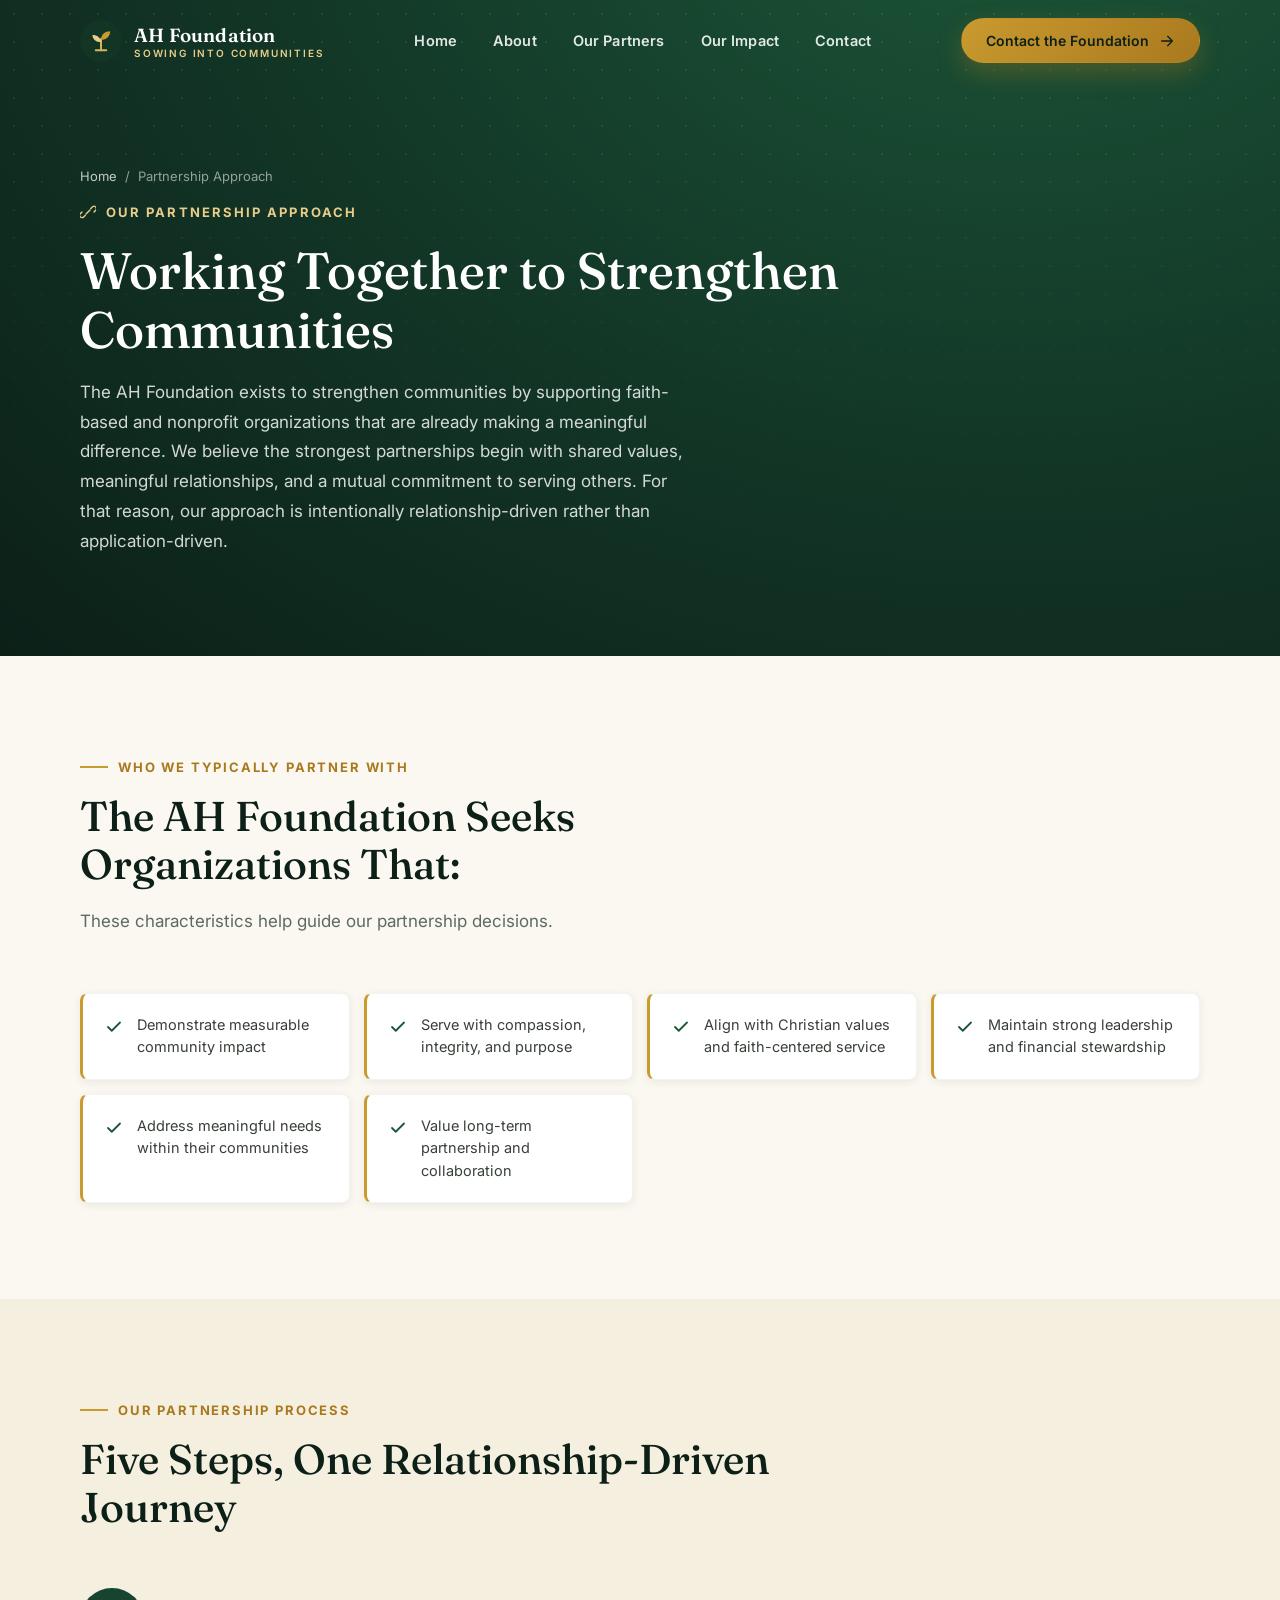
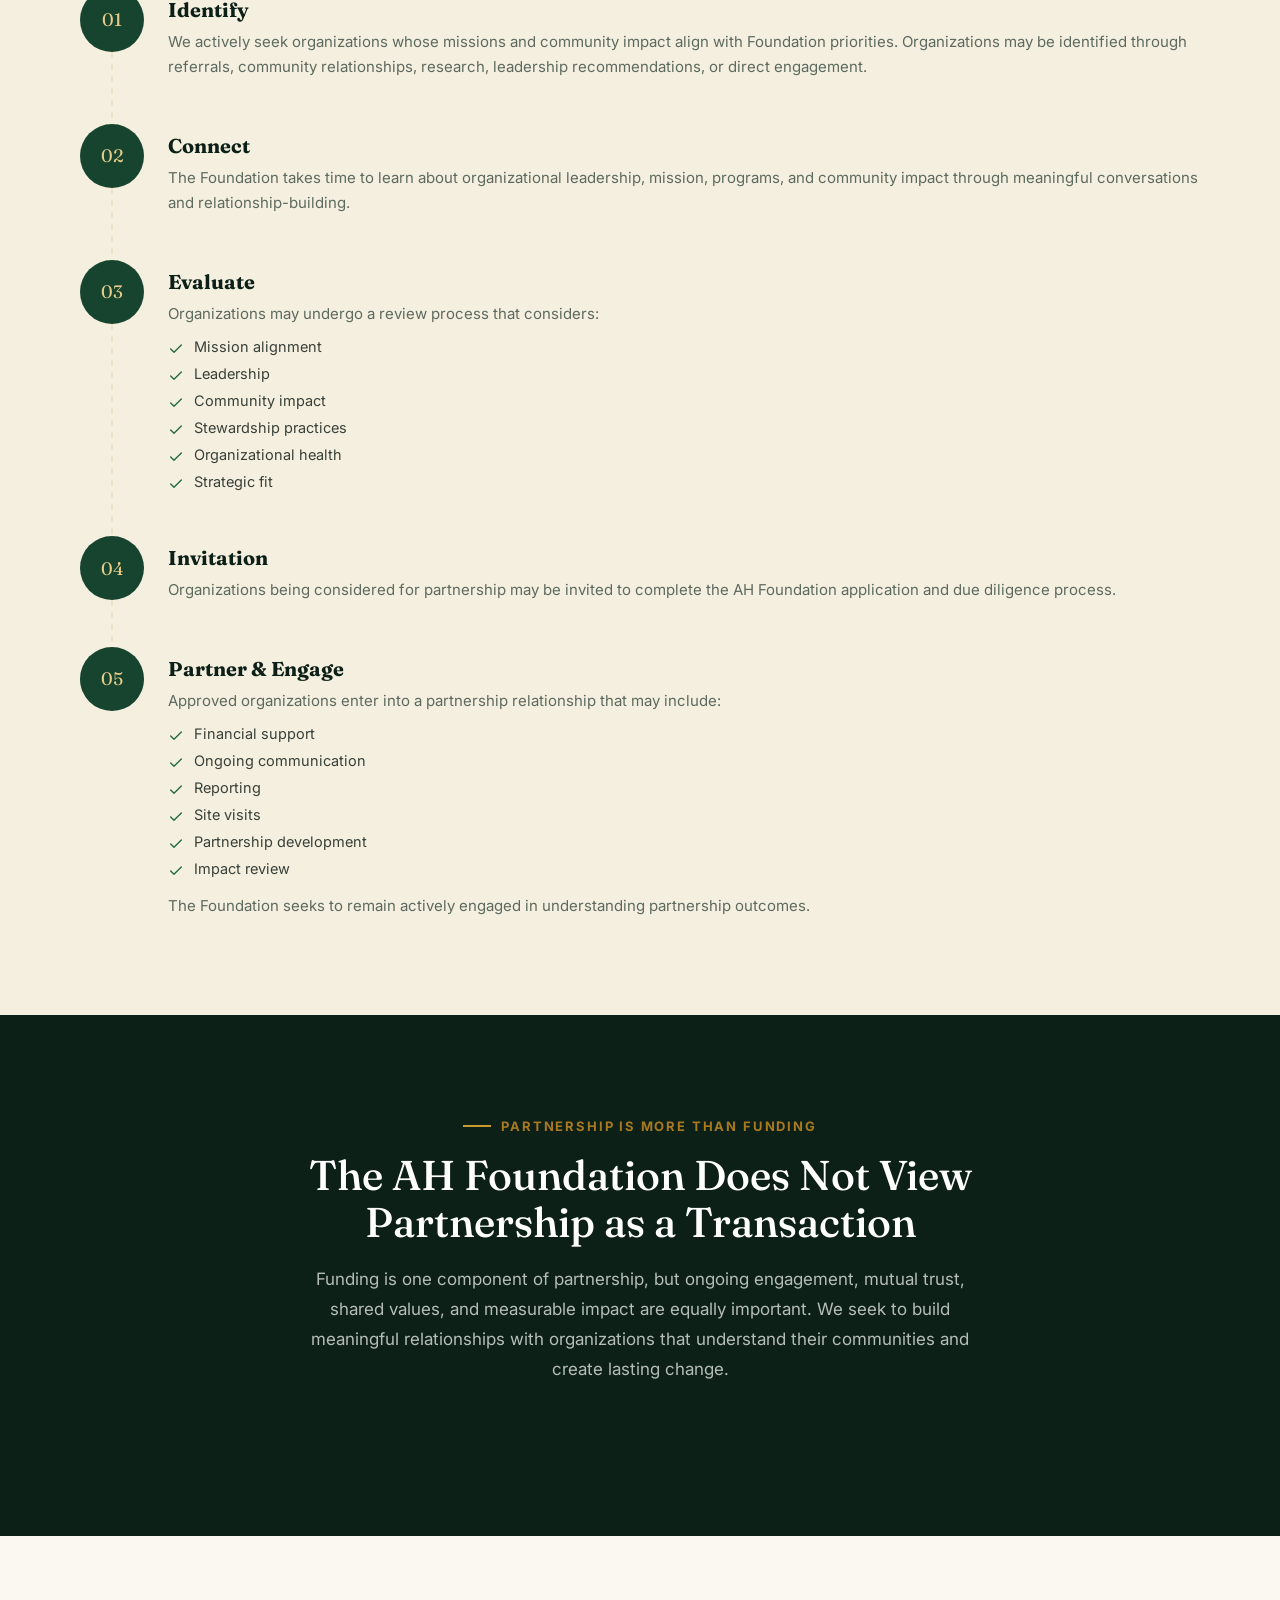
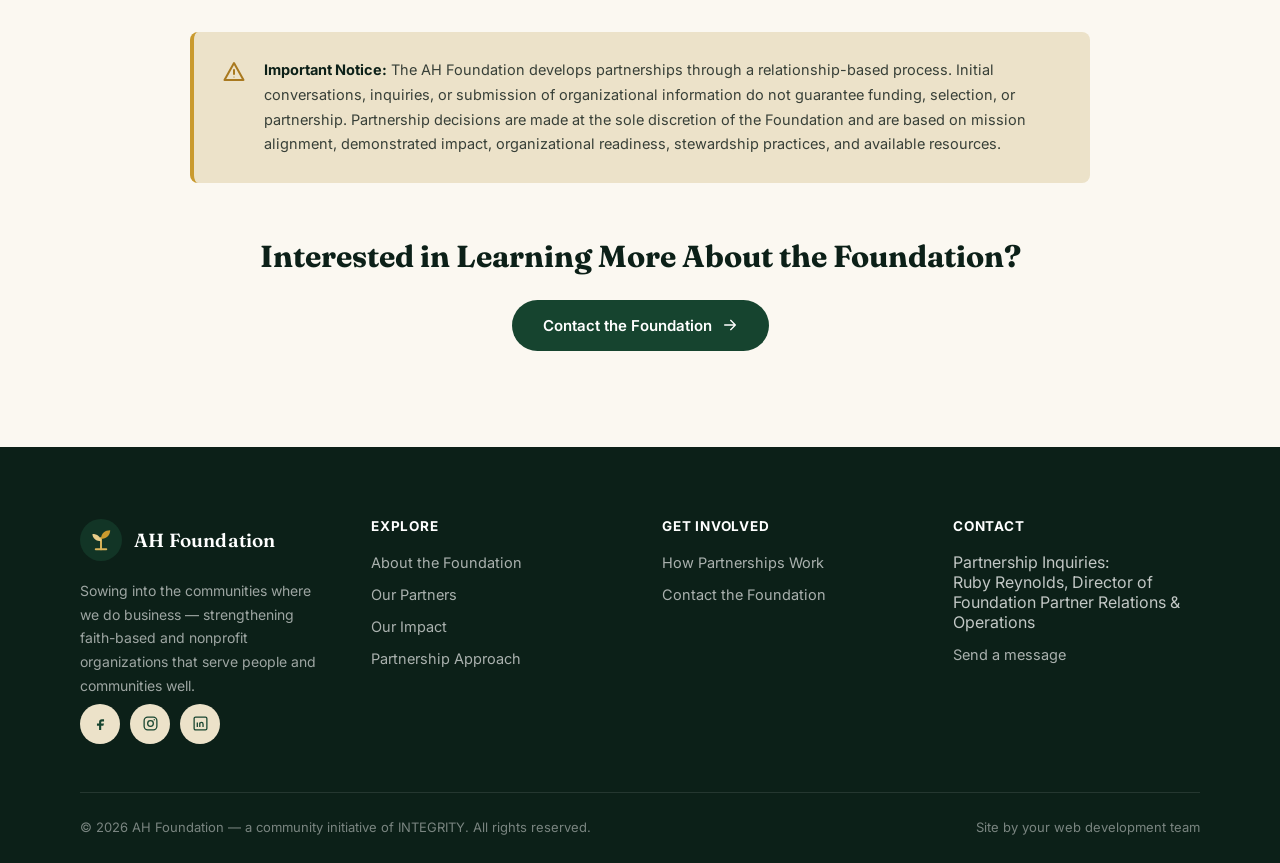
<file: approach.html>
<!DOCTYPE html>
<html lang="en">
<head>
<meta charset="UTF-8">
<meta name="viewport" content="width=device-width, initial-scale=1.0">
<title>Our Partnership Approach | AH Foundation</title>
<meta name="description" content="Discover how the AH Foundation builds relationship-driven partnerships with faith-based and nonprofit organizations: Identify, Connect, Evaluate, Invitation, Partner & Engage.">
<meta name="keywords" content="AH Foundation partnership process, nonprofit partnership approach, relationship-driven giving, faith-based partnership criteria">
<link rel="canonical" href="https://www.ahfoundation.org/approach.html">

<meta property="og:type" content="website">
<meta property="og:site_name" content="AH Foundation">
<meta property="og:title" content="Our Partnership Approach | AH Foundation">
<meta property="og:description" content="Our approach is intentionally relationship-driven rather than application-driven. Learn how the AH Foundation identifies and builds partnerships.">
<meta property="og:url" content="https://www.ahfoundation.org/approach.html">
<meta name="twitter:card" content="summary_large_image">

<link rel="icon" href="assets/icons/favicon.svg" type="image/svg+xml">
<link rel="preconnect" href="https://fonts.googleapis.com">
<link rel="preconnect" href="https://fonts.gstatic.com" crossorigin>
<link href="https://fonts.googleapis.com/css2?family=Fraunces:ital,opsz,wght@0,9..144,400;0,9..144,500;0,9..144,600;1,9..144,500&family=Inter:wght@400;500;600;700&display=swap" rel="stylesheet">
<link rel="stylesheet" href="css/style.css?v=6">

<script type="application/ld+json">
{
  "@context": "https://schema.org",
  "@type": "BreadcrumbList",
  "itemListElement": [
    {"@type":"ListItem","position":1,"name":"Home","item":"https://www.ahfoundation.org/"},
    {"@type":"ListItem","position":2,"name":"Our Partnership Approach","item":"https://www.ahfoundation.org/approach.html"}
  ]
}
</script>
</head>
<body>
<a class="skip-link" href="#main">Skip to content</a>

<header class="site-header">
  <div class="container">
    <a href="index.html" class="brand" aria-label="AH Foundation — home">
      <svg class="brand-mark" viewBox="0 0 64 64" aria-hidden="true">
        <circle cx="32" cy="32" r="32" fill="#123526"/>
        <path d="M32 46V29" stroke="#D9B45A" stroke-width="3" stroke-linecap="round"/>
        <path d="M32 30c0-8 6-13 14-13 0 8-6 13-14 13Z" fill="#C99A2E"/>
        <path d="M32 34c0-7-6-11-13-11 0 7 6 11 13 11Z" fill="#E8CD8A"/>
        <path d="M24 46h16" stroke="#D9B45A" stroke-width="3" stroke-linecap="round"/>
      </svg>
      <span class="brand-text">AH Foundation<span>Sowing Into Communities</span></span>
    </a>
    <nav class="main-nav" aria-label="Primary">
      <ul>
        <li><a href="index.html">Home</a></li>
        <li><a href="about.html">About</a></li>
        <li><a href="partners.html">Our Partners</a></li>
        <li><a href="impact.html">Our Impact</a></li>
        <li><a href="contact.html">Contact</a></li>
      </ul>
    </nav>
    <a href="contact.html" class="btn btn-gold header-cta">Contact the Foundation
      <svg viewBox="0 0 24 24" fill="none" stroke="currentColor" stroke-width="2" stroke-linecap="round" stroke-linejoin="round"><path d="M4 12h16M13 5l7 7-7 7"/></svg>
    </a>
    <button class="nav-toggle" aria-label="Open menu" aria-expanded="false">
      <svg viewBox="0 0 24 24" fill="none" stroke="currentColor" stroke-width="2" stroke-linecap="round"><path d="M3 6h18M3 12h18M3 18h18"/></svg>
    </button>
  </div>
</header>

<div class="mobile-nav" aria-hidden="true">
  <div class="mobile-nav-top">
    <button class="mobile-nav-close" aria-label="Close menu">
      <svg viewBox="0 0 24 24" fill="none" stroke="currentColor" stroke-width="2" stroke-linecap="round"><path d="M6 6l12 12M18 6L6 18"/></svg>
    </button>
  </div>
  <nav aria-label="Mobile">
    <ul>
      <li><a href="index.html">Home</a></li>
      <li><a href="about.html">About</a></li>
      <li><a href="partners.html">Our Partners</a></li>
      <li><a href="impact.html">Our Impact</a></li>
      <li><a href="contact.html">Contact</a></li>
    </ul>
  </nav>
  <a href="contact.html" class="btn btn-gold btn-block">Contact the Foundation</a>
</div>

<main id="main">

  <section class="page-hero">
    <div class="hero-bg-pattern" aria-hidden="true"></div>
    <div class="container">
      <div class="page-hero-inner">
        <div class="breadcrumb"><a href="index.html">Home</a><span>/</span><span>Partnership Approach</span></div>
        <span class="hero-eyebrow">
          <svg viewBox="0 0 24 24" fill="none" stroke="currentColor" stroke-width="2" stroke-linecap="round" stroke-linejoin="round"><path d="M9 15l6-6"/><path d="M8 17l-2.5 2.5a3.5 3.5 0 01-5-5L3 12"/><path d="M16 7l2.5-2.5a3.5 3.5 0 015 5L21 12"/></svg>
          Our Partnership Approach
        </span>
        <h1>Working Together to Strengthen Communities</h1>
        <p>The AH Foundation exists to strengthen communities by supporting faith-based and nonprofit organizations that are already making a meaningful difference. We believe the strongest partnerships begin with shared values, meaningful relationships, and a mutual commitment to serving others. For that reason, our approach is intentionally relationship-driven rather than application-driven.</p>
      </div>
    </div>
  </section>

  <!-- WHO WE PARTNER WITH -->
  <section class="section section-cream">
    <div class="container">
      <div class="section-head" data-reveal>
        <span class="eyebrow">Who We Typically Partner With</span>
        <h2>The AH Foundation Seeks Organizations That:</h2>
        <p>These characteristics help guide our partnership decisions.</p>
      </div>
      <div class="check-grid" data-reveal-stagger>
        <div class="check-item">
          <svg class="check-mark" viewBox="0 0 24 24" fill="none" stroke="currentColor" stroke-width="2.4" stroke-linecap="round" stroke-linejoin="round"><path d="M4 12l5 5L20 6"/></svg>
          <p>Demonstrate measurable community impact</p>
        </div>
        <div class="check-item">
          <svg class="check-mark" viewBox="0 0 24 24" fill="none" stroke="currentColor" stroke-width="2.4" stroke-linecap="round" stroke-linejoin="round"><path d="M4 12l5 5L20 6"/></svg>
          <p>Serve with compassion, integrity, and purpose</p>
        </div>
        <div class="check-item">
          <svg class="check-mark" viewBox="0 0 24 24" fill="none" stroke="currentColor" stroke-width="2.4" stroke-linecap="round" stroke-linejoin="round"><path d="M4 12l5 5L20 6"/></svg>
          <p>Align with Christian values and faith-centered service</p>
        </div>
        <div class="check-item">
          <svg class="check-mark" viewBox="0 0 24 24" fill="none" stroke="currentColor" stroke-width="2.4" stroke-linecap="round" stroke-linejoin="round"><path d="M4 12l5 5L20 6"/></svg>
          <p>Maintain strong leadership and financial stewardship</p>
        </div>
        <div class="check-item">
          <svg class="check-mark" viewBox="0 0 24 24" fill="none" stroke="currentColor" stroke-width="2.4" stroke-linecap="round" stroke-linejoin="round"><path d="M4 12l5 5L20 6"/></svg>
          <p>Address meaningful needs within their communities</p>
        </div>
        <div class="check-item">
          <svg class="check-mark" viewBox="0 0 24 24" fill="none" stroke="currentColor" stroke-width="2.4" stroke-linecap="round" stroke-linejoin="round"><path d="M4 12l5 5L20 6"/></svg>
          <p>Value long-term partnership and collaboration</p>
        </div>
      </div>
    </div>
  </section>

  <!-- PROCESS -->
  <section class="section section-tint">
    <div class="container">
      <div class="section-head" data-reveal>
        <span class="eyebrow">Our Partnership Process</span>
        <h2>Five Steps, One Relationship-Driven Journey</h2>
      </div>
      <div class="process-list" data-reveal>
        <div class="process-item">
          <div class="process-copy">
            <h3>Identify</h3>
            <p>We actively seek organizations whose missions and community impact align with Foundation priorities. Organizations may be identified through referrals, community relationships, research, leadership recommendations, or direct engagement.</p>
          </div>
        </div>
        <div class="process-item">
          <div class="process-copy">
            <h3>Connect</h3>
            <p>The Foundation takes time to learn about organizational leadership, mission, programs, and community impact through meaningful conversations and relationship-building.</p>
          </div>
        </div>
        <div class="process-item">
          <div class="process-copy">
            <h3>Evaluate</h3>
            <p>Organizations may undergo a review process that considers:</p>
            <ul>
              <li><svg viewBox="0 0 24 24" fill="none" stroke="currentColor" stroke-width="2" stroke-linecap="round" stroke-linejoin="round"><path d="M4 12l5 5L20 6"/></svg>Mission alignment</li>
              <li><svg viewBox="0 0 24 24" fill="none" stroke="currentColor" stroke-width="2" stroke-linecap="round" stroke-linejoin="round"><path d="M4 12l5 5L20 6"/></svg>Leadership</li>
              <li><svg viewBox="0 0 24 24" fill="none" stroke="currentColor" stroke-width="2" stroke-linecap="round" stroke-linejoin="round"><path d="M4 12l5 5L20 6"/></svg>Community impact</li>
              <li><svg viewBox="0 0 24 24" fill="none" stroke="currentColor" stroke-width="2" stroke-linecap="round" stroke-linejoin="round"><path d="M4 12l5 5L20 6"/></svg>Stewardship practices</li>
              <li><svg viewBox="0 0 24 24" fill="none" stroke="currentColor" stroke-width="2" stroke-linecap="round" stroke-linejoin="round"><path d="M4 12l5 5L20 6"/></svg>Organizational health</li>
              <li><svg viewBox="0 0 24 24" fill="none" stroke="currentColor" stroke-width="2" stroke-linecap="round" stroke-linejoin="round"><path d="M4 12l5 5L20 6"/></svg>Strategic fit</li>
            </ul>
          </div>
        </div>
        <div class="process-item">
          <div class="process-copy">
            <h3>Invitation</h3>
            <p>Organizations being considered for partnership may be invited to complete the AH Foundation application and due diligence process.</p>
          </div>
        </div>
        <div class="process-item">
          <div class="process-copy">
            <h3>Partner &amp; Engage</h3>
            <p>Approved organizations enter into a partnership relationship that may include:</p>
            <ul>
              <li><svg viewBox="0 0 24 24" fill="none" stroke="currentColor" stroke-width="2" stroke-linecap="round" stroke-linejoin="round"><path d="M4 12l5 5L20 6"/></svg>Financial support</li>
              <li><svg viewBox="0 0 24 24" fill="none" stroke="currentColor" stroke-width="2" stroke-linecap="round" stroke-linejoin="round"><path d="M4 12l5 5L20 6"/></svg>Ongoing communication</li>
              <li><svg viewBox="0 0 24 24" fill="none" stroke="currentColor" stroke-width="2" stroke-linecap="round" stroke-linejoin="round"><path d="M4 12l5 5L20 6"/></svg>Reporting</li>
              <li><svg viewBox="0 0 24 24" fill="none" stroke="currentColor" stroke-width="2" stroke-linecap="round" stroke-linejoin="round"><path d="M4 12l5 5L20 6"/></svg>Site visits</li>
              <li><svg viewBox="0 0 24 24" fill="none" stroke="currentColor" stroke-width="2" stroke-linecap="round" stroke-linejoin="round"><path d="M4 12l5 5L20 6"/></svg>Partnership development</li>
              <li><svg viewBox="0 0 24 24" fill="none" stroke="currentColor" stroke-width="2" stroke-linecap="round" stroke-linejoin="round"><path d="M4 12l5 5L20 6"/></svg>Impact review</li>
            </ul>
            <p style="margin-top:14px;">The Foundation seeks to remain actively engaged in understanding partnership outcomes.</p>
          </div>
        </div>
      </div>
    </div>
  </section>

  <!-- MORE THAN FUNDING -->
  <section class="section section-forest">
    <div class="container">
      <div class="section-head centered" data-reveal>
        <span class="eyebrow mx-auto">Partnership Is More Than Funding</span>
        <h2>The AH Foundation Does Not View Partnership as a Transaction</h2>
        <p>Funding is one component of partnership, but ongoing engagement, mutual trust, shared values, and measurable impact are equally important. We seek to build meaningful relationships with organizations that understand their communities and create lasting change.</p>
      </div>
    </div>
  </section>

  <!-- IMPORTANT NOTICE -->
  <section class="section section-cream">
    <div class="container">
      <div class="notice" data-reveal style="max-width:900px;margin-inline:auto;">
        <svg viewBox="0 0 24 24" fill="none" stroke="currentColor" stroke-width="2" stroke-linecap="round" stroke-linejoin="round"><path d="M12 3l9.5 17H2.5L12 3z"/><path d="M12 10v4"/><circle cx="12" cy="17" r="0.6" fill="currentColor" stroke="none"/></svg>
        <p><strong>Important Notice:</strong> The AH Foundation develops partnerships through a relationship-based process. Initial conversations, inquiries, or submission of organizational information do not guarantee funding, selection, or partnership. Partnership decisions are made at the sole discretion of the Foundation and are based on mission alignment, demonstrated impact, organizational readiness, stewardship practices, and available resources.</p>
      </div>

      <div class="text-center" style="margin-top:56px;" data-reveal>
        <h2 style="font-size:1.9rem;">Interested in Learning More About the Foundation?</h2>
        <div class="hero-actions" style="justify-content:center;margin-top:26px;">
          <a href="contact.html" class="btn btn-forest">Contact the Foundation
            <svg viewBox="0 0 24 24" fill="none" stroke="currentColor" stroke-width="2" stroke-linecap="round" stroke-linejoin="round"><path d="M4 12h16M13 5l7 7-7 7"/></svg>
          </a>
        </div>
      </div>
    </div>
  </section>

</main>

<footer class="site-footer">
  <div class="container">
    <div class="footer-grid">
      <div class="footer-brand">
        <a href="index.html" class="brand">
          <svg class="brand-mark" viewBox="0 0 64 64" aria-hidden="true">
            <circle cx="32" cy="32" r="32" fill="#123526"/>
            <path d="M32 46V29" stroke="#D9B45A" stroke-width="3" stroke-linecap="round"/>
            <path d="M32 30c0-8 6-13 14-13 0 8-6 13-14 13Z" fill="#C99A2E"/>
            <path d="M32 34c0-7-6-11-13-11 0 7 6 11 13 11Z" fill="#E8CD8A"/>
            <path d="M24 46h16" stroke="#D9B45A" stroke-width="3" stroke-linecap="round"/>
          </svg>
          <span class="brand-text">AH Foundation</span>
        </a>
        <p>Sowing into the communities where we do business — strengthening faith-based and nonprofit organizations that serve people and communities well.</p>
        <div class="social-row">
          <a href="#" aria-label="AH Foundation on Facebook"><svg viewBox="0 0 24 24" fill="currentColor"><path d="M14 9h3V6h-3a4 4 0 00-4 4v2H7v3h3v6h3v-6h3l1-3h-4v-2a1 1 0 011-1z"/></svg></a>
          <a href="#" aria-label="AH Foundation on Instagram"><svg viewBox="0 0 24 24" fill="none" stroke="currentColor" stroke-width="1.8"><rect x="3" y="3" width="18" height="18" rx="5"/><circle cx="12" cy="12" r="4"/><circle cx="17.3" cy="6.7" r="1" fill="currentColor" stroke="none"/></svg></a>
          <a href="#" aria-label="AH Foundation on LinkedIn"><svg viewBox="0 0 24 24" fill="none" stroke="currentColor" stroke-width="1.8"><rect x="3" y="3" width="18" height="18" rx="2"/><path d="M7.5 10.5v6.5M7.5 7.3v.1"/><path d="M11 17v-4.2a2.3 2.3 0 014.6 0V17M11 10.5V17"/></svg></a>
        </div>
      </div>
      <div class="footer-col">
        <h4>Explore</h4>
        <ul>
          <li><a href="about.html">About the Foundation</a></li>
          <li><a href="partners.html">Our Partners</a></li>
          <li><a href="impact.html">Our Impact</a></li>
          <li><a href="approach.html">Partnership Approach</a></li>
        </ul>
      </div>
      <div class="footer-col">
        <h4>Get Involved</h4>
        <ul>
          <li><a href="approach.html">How Partnerships Work</a></li>
          <li><a href="contact.html">Contact the Foundation</a></li>
        </ul>
      </div>
      <div class="footer-col">
        <h4>Contact</h4>
        <ul>
          <li>Partnership Inquiries:<br>Ruby Reynolds, Director of Foundation Partner Relations &amp; Operations</li>
          <li><a href="contact.html">Send a message</a></li>
        </ul>
      </div>
    </div>
    <div class="footer-bottom">
      <p>&copy; 2026 AH Foundation — a community initiative of INTEGRITY. All rights reserved.</p>
      <p>Site by your web development team</p>
    </div>
  </div>
</footer>

<button class="back-to-top" aria-label="Back to top">
  <svg viewBox="0 0 24 24" fill="none" stroke="currentColor" stroke-width="2" stroke-linecap="round" stroke-linejoin="round"><path d="M18 15l-6-6-6 6"/></svg>
</button>

<script src="js/main.js?v=4"></script>
</body>
</html>
</file>
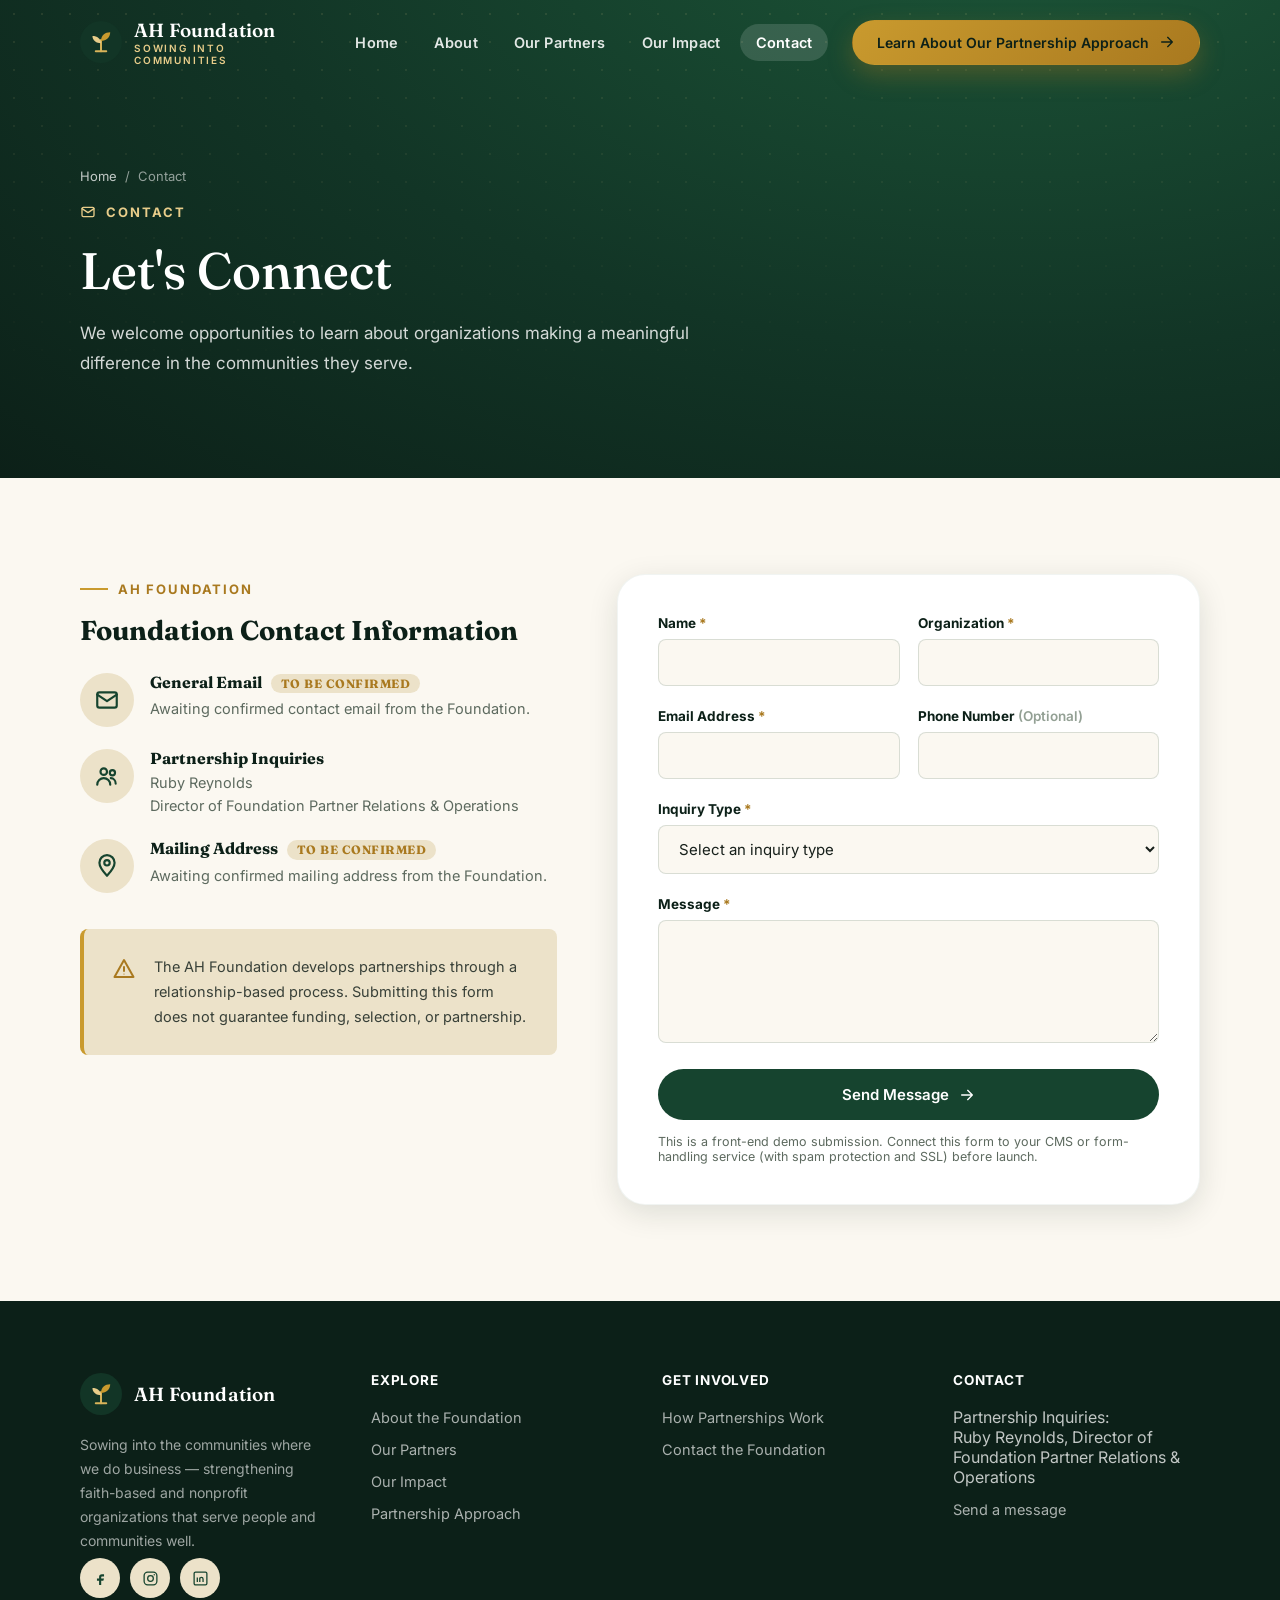
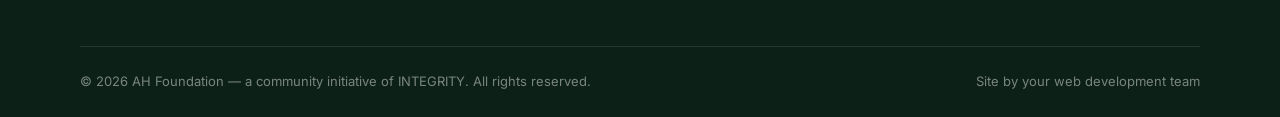
<file: contact.html>
<!DOCTYPE html>
<html lang="en">
<head>
<meta charset="UTF-8">
<meta name="viewport" content="width=device-width, initial-scale=1.0">
<title>Contact the Foundation | AH Foundation</title>
<meta name="description" content="Contact the AH Foundation to learn about our partnership approach or share information about your organization's community impact.">
<meta name="keywords" content="AH Foundation contact, contact nonprofit foundation, partnership inquiries, Ruby Reynolds">
<link rel="canonical" href="https://www.ahfoundation.org/contact.html">

<meta property="og:type" content="website">
<meta property="og:site_name" content="AH Foundation">
<meta property="og:title" content="Contact the Foundation | AH Foundation">
<meta property="og:description" content="We welcome opportunities to learn about organizations making a meaningful difference in the communities they serve.">
<meta property="og:url" content="https://www.ahfoundation.org/contact.html">
<meta name="twitter:card" content="summary_large_image">

<link rel="icon" href="assets/icons/favicon.svg" type="image/svg+xml">
<link rel="preconnect" href="https://fonts.googleapis.com">
<link rel="preconnect" href="https://fonts.gstatic.com" crossorigin>
<link href="https://fonts.googleapis.com/css2?family=Fraunces:ital,opsz,wght@0,9..144,400;0,9..144,500;0,9..144,600;1,9..144,500&family=Inter:wght@400;500;600;700&display=swap" rel="stylesheet">
<link rel="stylesheet" href="css/style.css?v=6">

<script type="application/ld+json">
{
  "@context": "https://schema.org",
  "@type": "BreadcrumbList",
  "itemListElement": [
    {"@type":"ListItem","position":1,"name":"Home","item":"https://www.ahfoundation.org/"},
    {"@type":"ListItem","position":2,"name":"Contact","item":"https://www.ahfoundation.org/contact.html"}
  ]
}
</script>
</head>
<body>
<a class="skip-link" href="#main">Skip to content</a>

<header class="site-header">
  <div class="container">
    <a href="index.html" class="brand" aria-label="AH Foundation — home">
      <svg class="brand-mark" viewBox="0 0 64 64" aria-hidden="true">
        <circle cx="32" cy="32" r="32" fill="#123526"/>
        <path d="M32 46V29" stroke="#D9B45A" stroke-width="3" stroke-linecap="round"/>
        <path d="M32 30c0-8 6-13 14-13 0 8-6 13-14 13Z" fill="#C99A2E"/>
        <path d="M32 34c0-7-6-11-13-11 0 7 6 11 13 11Z" fill="#E8CD8A"/>
        <path d="M24 46h16" stroke="#D9B45A" stroke-width="3" stroke-linecap="round"/>
      </svg>
      <span class="brand-text">AH Foundation<span>Sowing Into Communities</span></span>
    </a>
    <nav class="main-nav" aria-label="Primary">
      <ul>
        <li><a href="index.html">Home</a></li>
        <li><a href="about.html">About</a></li>
        <li><a href="partners.html">Our Partners</a></li>
        <li><a href="impact.html">Our Impact</a></li>
        <li><a href="contact.html">Contact</a></li>
      </ul>
    </nav>
    <a href="approach.html" class="btn btn-gold header-cta">Learn About Our Partnership Approach
      <svg viewBox="0 0 24 24" fill="none" stroke="currentColor" stroke-width="2" stroke-linecap="round" stroke-linejoin="round"><path d="M4 12h16M13 5l7 7-7 7"/></svg>
    </a>
    <button class="nav-toggle" aria-label="Open menu" aria-expanded="false">
      <svg viewBox="0 0 24 24" fill="none" stroke="currentColor" stroke-width="2" stroke-linecap="round"><path d="M3 6h18M3 12h18M3 18h18"/></svg>
    </button>
  </div>
</header>

<div class="mobile-nav" aria-hidden="true">
  <div class="mobile-nav-top">
    <button class="mobile-nav-close" aria-label="Close menu">
      <svg viewBox="0 0 24 24" fill="none" stroke="currentColor" stroke-width="2" stroke-linecap="round"><path d="M6 6l12 12M18 6L6 18"/></svg>
    </button>
  </div>
  <nav aria-label="Mobile">
    <ul>
      <li><a href="index.html">Home</a></li>
      <li><a href="about.html">About</a></li>
      <li><a href="partners.html">Our Partners</a></li>
      <li><a href="impact.html">Our Impact</a></li>
      <li><a href="contact.html">Contact</a></li>
    </ul>
  </nav>
  <a href="approach.html" class="btn btn-gold btn-block">Learn About Our Partnership Approach</a>
</div>

<main id="main">

  <section class="page-hero">
    <div class="hero-bg-pattern" aria-hidden="true"></div>
    <div class="container">
      <div class="page-hero-inner">
        <div class="breadcrumb"><a href="index.html">Home</a><span>/</span><span>Contact</span></div>
        <span class="hero-eyebrow">
          <svg viewBox="0 0 24 24" fill="none" stroke="currentColor" stroke-width="2" stroke-linecap="round" stroke-linejoin="round"><rect x="3" y="5" width="18" height="14" rx="2"/><path d="M3 7l9 6 9-6"/></svg>
          Contact
        </span>
        <h1>Let's Connect</h1>
        <p>We welcome opportunities to learn about organizations making a meaningful difference in the communities they serve.</p>
      </div>
    </div>
  </section>

  <section class="section section-cream">
    <div class="container">
      <div class="contact-grid">

        <div data-reveal>
          <span class="eyebrow">AH Foundation</span>
          <h2 style="font-size:1.7rem;margin-bottom:26px;">Foundation Contact Information</h2>
          <div class="contact-info-list">
            <div class="contact-info-item">
              <span class="icon-circle">
                <svg viewBox="0 0 24 24" fill="none" stroke="currentColor" stroke-width="2" stroke-linecap="round" stroke-linejoin="round"><rect x="3" y="5" width="18" height="14" rx="2"/><path d="M3 7l9 6 9-6"/></svg>
              </span>
              <div>
                <h3>General Email <span class="tbc">To Be Confirmed</span></h3>
                <p>Awaiting confirmed contact email from the Foundation.</p>
              </div>
            </div>
            <div class="contact-info-item">
              <span class="icon-circle">
                <svg viewBox="0 0 24 24" fill="none" stroke="currentColor" stroke-width="2" stroke-linecap="round" stroke-linejoin="round"><circle cx="9" cy="8" r="3"/><path d="M3 20c0-3.3 2.7-6 6-6s6 2.7 6 6"/><circle cx="17" cy="9" r="2.4"/><path d="M15.5 14a4.8 4.8 0 014.5 5"/></svg>
              </span>
              <div>
                <h3>Partnership Inquiries</h3>
                <p>Ruby Reynolds<br>Director of Foundation Partner Relations &amp; Operations</p>
              </div>
            </div>
            <div class="contact-info-item">
              <span class="icon-circle">
                <svg viewBox="0 0 24 24" fill="none" stroke="currentColor" stroke-width="2" stroke-linecap="round" stroke-linejoin="round"><path d="M12 21s7-7.5 7-12a7 7 0 10-14 0c0 4.5 7 12 7 12z"/><circle cx="12" cy="9" r="2.5"/></svg>
              </span>
              <div>
                <h3>Mailing Address <span class="tbc">To Be Confirmed</span></h3>
                <p>Awaiting confirmed mailing address from the Foundation.</p>
              </div>
            </div>
          </div>

          <div class="notice" style="margin-top:36px;">
            <svg viewBox="0 0 24 24" fill="none" stroke="currentColor" stroke-width="2" stroke-linecap="round" stroke-linejoin="round"><path d="M12 3l9.5 17H2.5L12 3z"/><path d="M12 10v4"/><circle cx="12" cy="17" r="0.6" fill="currentColor" stroke="none"/></svg>
            <p>The AH Foundation develops partnerships through a relationship-based process. Submitting this form does not guarantee funding, selection, or partnership.</p>
          </div>
        </div>

        <div class="contact-card" data-reveal>
          <div class="form-success">
            <svg viewBox="0 0 24 24" fill="none" stroke="currentColor" stroke-width="2" stroke-linecap="round" stroke-linejoin="round"><path d="M4 12l5 5L20 6"/></svg>
            <span>Thank you — your message has been received. A member of our team will follow up soon.</span>
          </div>
          <form id="contact-form" novalidate>
            <div class="field-row">
              <div class="field">
                <label for="name">Name <span class="req">*</span></label>
                <input type="text" id="name" name="name" autocomplete="name" required>
              </div>
              <div class="field">
                <label for="organization">Organization <span class="req">*</span></label>
                <input type="text" id="organization" name="organization" autocomplete="organization" required>
              </div>
            </div>
            <div class="field-row">
              <div class="field">
                <label for="email">Email Address <span class="req">*</span></label>
                <input type="email" id="email" name="email" autocomplete="email" required>
              </div>
              <div class="field">
                <label for="phone">Phone Number <span style="color:var(--ink-300);font-weight:600;">(Optional)</span></label>
                <input type="tel" id="phone" name="phone" autocomplete="tel">
              </div>
            </div>
            <div class="field">
              <label for="inquiry-type">Inquiry Type <span class="req">*</span></label>
              <select id="inquiry-type" name="inquiry_type" required>
                <option value="" disabled selected>Select an inquiry type</option>
                <option value="partnership">Partnership Inquiry</option>
                <option value="general">General Question</option>
                <option value="media">Media / Press</option>
                <option value="other">Other</option>
              </select>
            </div>
            <div class="field">
              <label for="message">Message <span class="req">*</span></label>
              <textarea id="message" name="message" rows="5" required></textarea>
            </div>
            <button type="submit" class="btn btn-forest btn-block">Send Message
              <svg viewBox="0 0 24 24" fill="none" stroke="currentColor" stroke-width="2" stroke-linecap="round" stroke-linejoin="round"><path d="M4 12h16M13 5l7 7-7 7"/></svg>
            </button>
            <p class="form-note">This is a front-end demo submission. Connect this form to your CMS or form-handling service (with spam protection and SSL) before launch.</p>
          </form>
        </div>

      </div>
    </div>
  </section>

</main>

<footer class="site-footer">
  <div class="container">
    <div class="footer-grid">
      <div class="footer-brand">
        <a href="index.html" class="brand">
          <svg class="brand-mark" viewBox="0 0 64 64" aria-hidden="true">
            <circle cx="32" cy="32" r="32" fill="#123526"/>
            <path d="M32 46V29" stroke="#D9B45A" stroke-width="3" stroke-linecap="round"/>
            <path d="M32 30c0-8 6-13 14-13 0 8-6 13-14 13Z" fill="#C99A2E"/>
            <path d="M32 34c0-7-6-11-13-11 0 7 6 11 13 11Z" fill="#E8CD8A"/>
            <path d="M24 46h16" stroke="#D9B45A" stroke-width="3" stroke-linecap="round"/>
          </svg>
          <span class="brand-text">AH Foundation</span>
        </a>
        <p>Sowing into the communities where we do business — strengthening faith-based and nonprofit organizations that serve people and communities well.</p>
        <div class="social-row">
          <a href="#" aria-label="AH Foundation on Facebook"><svg viewBox="0 0 24 24" fill="currentColor"><path d="M14 9h3V6h-3a4 4 0 00-4 4v2H7v3h3v6h3v-6h3l1-3h-4v-2a1 1 0 011-1z"/></svg></a>
          <a href="#" aria-label="AH Foundation on Instagram"><svg viewBox="0 0 24 24" fill="none" stroke="currentColor" stroke-width="1.8"><rect x="3" y="3" width="18" height="18" rx="5"/><circle cx="12" cy="12" r="4"/><circle cx="17.3" cy="6.7" r="1" fill="currentColor" stroke="none"/></svg></a>
          <a href="#" aria-label="AH Foundation on LinkedIn"><svg viewBox="0 0 24 24" fill="none" stroke="currentColor" stroke-width="1.8"><rect x="3" y="3" width="18" height="18" rx="2"/><path d="M7.5 10.5v6.5M7.5 7.3v.1"/><path d="M11 17v-4.2a2.3 2.3 0 014.6 0V17M11 10.5V17"/></svg></a>
        </div>
      </div>
      <div class="footer-col">
        <h4>Explore</h4>
        <ul>
          <li><a href="about.html">About the Foundation</a></li>
          <li><a href="partners.html">Our Partners</a></li>
          <li><a href="impact.html">Our Impact</a></li>
          <li><a href="approach.html">Partnership Approach</a></li>
        </ul>
      </div>
      <div class="footer-col">
        <h4>Get Involved</h4>
        <ul>
          <li><a href="approach.html">How Partnerships Work</a></li>
          <li><a href="contact.html">Contact the Foundation</a></li>
        </ul>
      </div>
      <div class="footer-col">
        <h4>Contact</h4>
        <ul>
          <li>Partnership Inquiries:<br>Ruby Reynolds, Director of Foundation Partner Relations &amp; Operations</li>
          <li><a href="contact.html">Send a message</a></li>
        </ul>
      </div>
    </div>
    <div class="footer-bottom">
      <p>&copy; 2026 AH Foundation — a community initiative of INTEGRITY. All rights reserved.</p>
      <p>Site by your web development team</p>
    </div>
  </div>
</footer>

<button class="back-to-top" aria-label="Back to top">
  <svg viewBox="0 0 24 24" fill="none" stroke="currentColor" stroke-width="2" stroke-linecap="round" stroke-linejoin="round"><path d="M18 15l-6-6-6 6"/></svg>
</button>

<script src="js/main.js?v=4"></script>
</body>
</html>
</file>
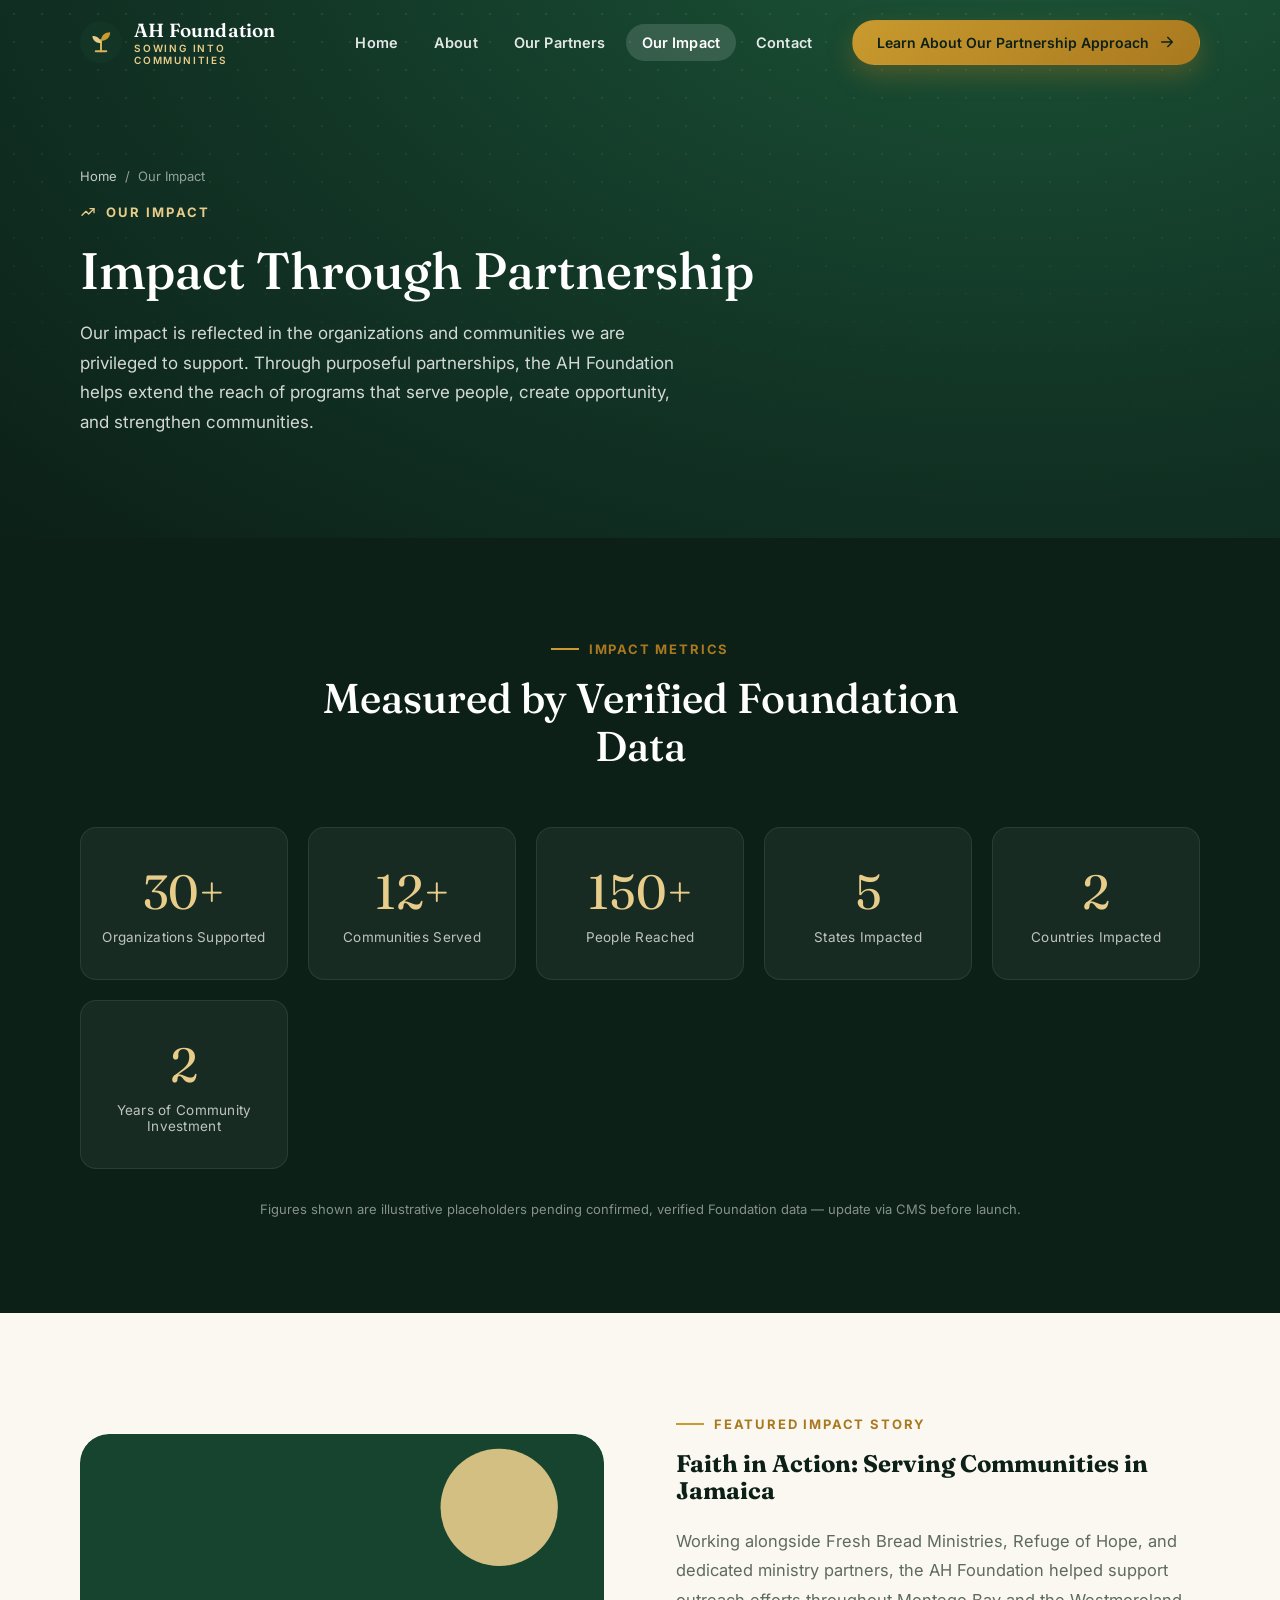
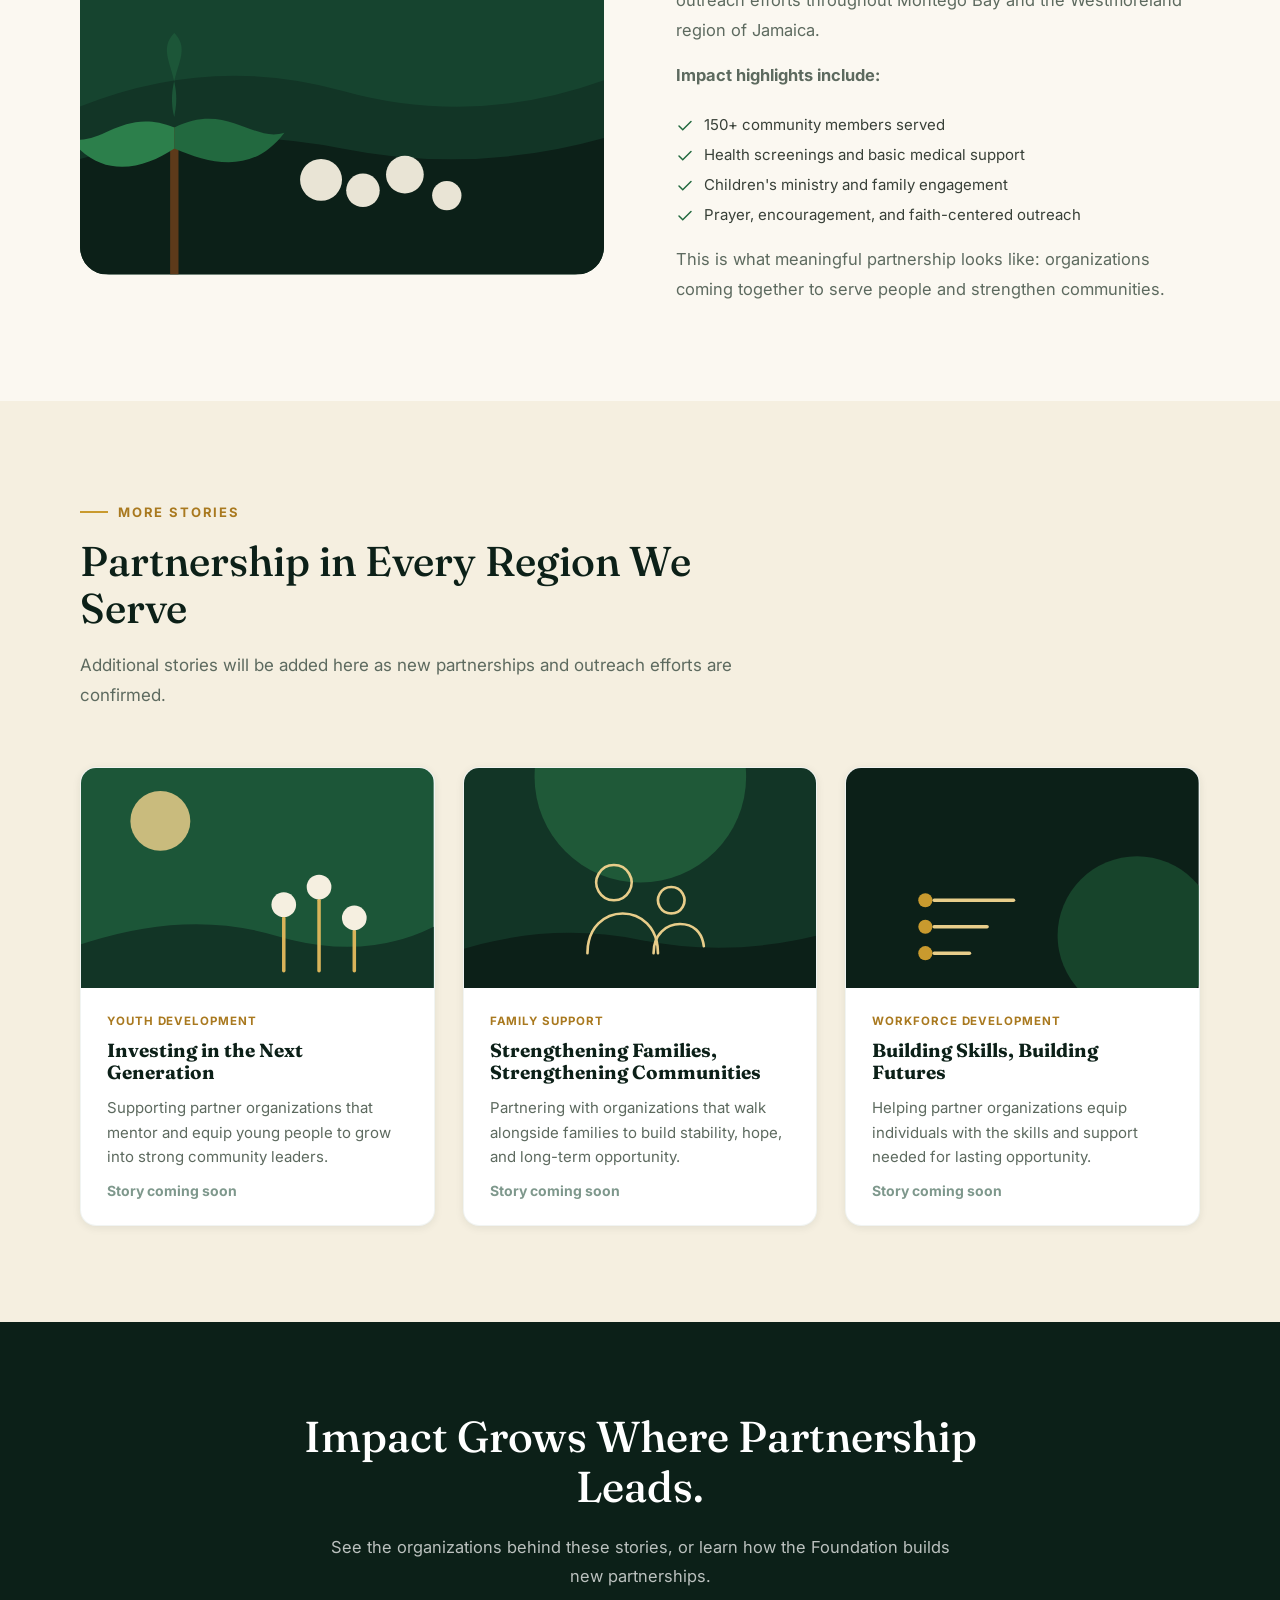
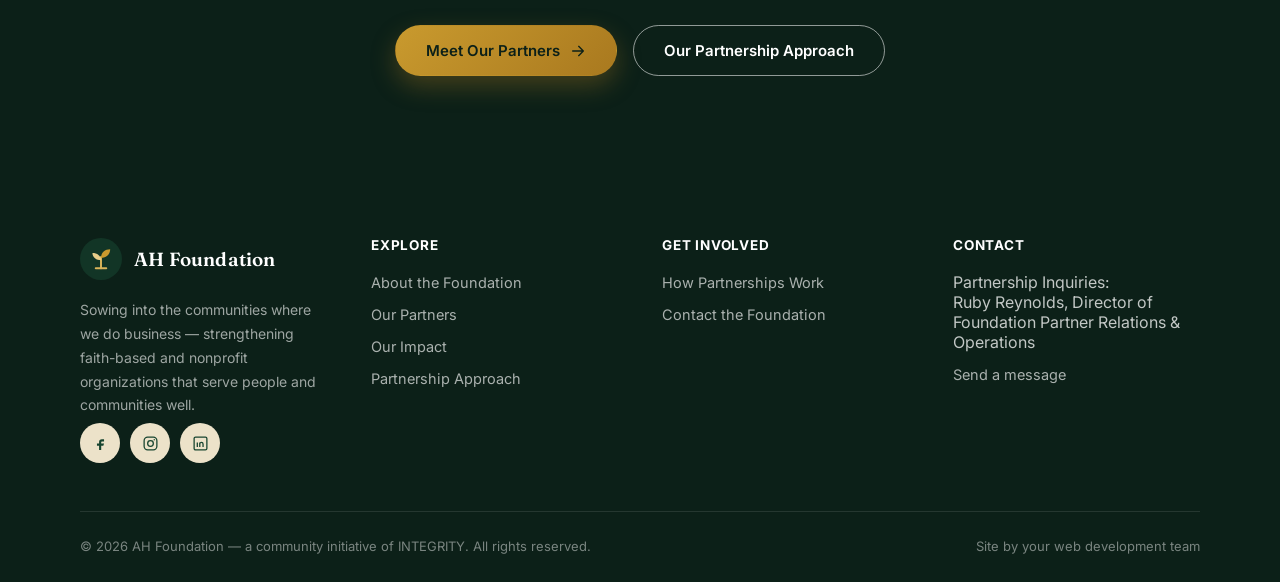
<file: impact.html>
<!DOCTYPE html>
<html lang="en">
<head>
<meta charset="UTF-8">
<meta name="viewport" content="width=device-width, initial-scale=1.0">
<title>Our Impact | AH Foundation</title>
<meta name="description" content="See the impact of the AH Foundation's partnerships — from community outreach in Jamaica to organizations strengthening families across the country.">
<meta name="keywords" content="AH Foundation impact, community impact metrics, Jamaica outreach, faith-based impact stories">
<link rel="canonical" href="https://www.ahfoundation.org/impact.html">

<meta property="og:type" content="website">
<meta property="og:site_name" content="AH Foundation">
<meta property="og:title" content="Our Impact | AH Foundation">
<meta property="og:description" content="Our impact is reflected in the organizations and communities we are privileged to support through purposeful partnership.">
<meta property="og:url" content="https://www.ahfoundation.org/impact.html">
<meta name="twitter:card" content="summary_large_image">

<link rel="icon" href="assets/icons/favicon.svg" type="image/svg+xml">
<link rel="preconnect" href="https://fonts.googleapis.com">
<link rel="preconnect" href="https://fonts.gstatic.com" crossorigin>
<link href="https://fonts.googleapis.com/css2?family=Fraunces:ital,opsz,wght@0,9..144,400;0,9..144,500;0,9..144,600;1,9..144,500&family=Inter:wght@400;500;600;700&display=swap" rel="stylesheet">
<link rel="stylesheet" href="css/style.css?v=6">

<script type="application/ld+json">
{
  "@context": "https://schema.org",
  "@type": "BreadcrumbList",
  "itemListElement": [
    {"@type":"ListItem","position":1,"name":"Home","item":"https://www.ahfoundation.org/"},
    {"@type":"ListItem","position":2,"name":"Our Impact","item":"https://www.ahfoundation.org/impact.html"}
  ]
}
</script>
</head>
<body>
<a class="skip-link" href="#main">Skip to content</a>

<header class="site-header">
  <div class="container">
    <a href="index.html" class="brand" aria-label="AH Foundation — home">
      <svg class="brand-mark" viewBox="0 0 64 64" aria-hidden="true">
        <circle cx="32" cy="32" r="32" fill="#123526"/>
        <path d="M32 46V29" stroke="#D9B45A" stroke-width="3" stroke-linecap="round"/>
        <path d="M32 30c0-8 6-13 14-13 0 8-6 13-14 13Z" fill="#C99A2E"/>
        <path d="M32 34c0-7-6-11-13-11 0 7 6 11 13 11Z" fill="#E8CD8A"/>
        <path d="M24 46h16" stroke="#D9B45A" stroke-width="3" stroke-linecap="round"/>
      </svg>
      <span class="brand-text">AH Foundation<span>Sowing Into Communities</span></span>
    </a>
    <nav class="main-nav" aria-label="Primary">
      <ul>
        <li><a href="index.html">Home</a></li>
        <li><a href="about.html">About</a></li>
        <li><a href="partners.html">Our Partners</a></li>
        <li><a href="impact.html">Our Impact</a></li>
        <li><a href="contact.html">Contact</a></li>
      </ul>
    </nav>
    <a href="approach.html" class="btn btn-gold header-cta">Learn About Our Partnership Approach
      <svg viewBox="0 0 24 24" fill="none" stroke="currentColor" stroke-width="2" stroke-linecap="round" stroke-linejoin="round"><path d="M4 12h16M13 5l7 7-7 7"/></svg>
    </a>
    <button class="nav-toggle" aria-label="Open menu" aria-expanded="false">
      <svg viewBox="0 0 24 24" fill="none" stroke="currentColor" stroke-width="2" stroke-linecap="round"><path d="M3 6h18M3 12h18M3 18h18"/></svg>
    </button>
  </div>
</header>

<div class="mobile-nav" aria-hidden="true">
  <div class="mobile-nav-top">
    <button class="mobile-nav-close" aria-label="Close menu">
      <svg viewBox="0 0 24 24" fill="none" stroke="currentColor" stroke-width="2" stroke-linecap="round"><path d="M6 6l12 12M18 6L6 18"/></svg>
    </button>
  </div>
  <nav aria-label="Mobile">
    <ul>
      <li><a href="index.html">Home</a></li>
      <li><a href="about.html">About</a></li>
      <li><a href="partners.html">Our Partners</a></li>
      <li><a href="impact.html">Our Impact</a></li>
      <li><a href="contact.html">Contact</a></li>
    </ul>
  </nav>
  <a href="approach.html" class="btn btn-gold btn-block">Learn About Our Partnership Approach</a>
</div>

<main id="main">

  <section class="page-hero">
    <div class="hero-bg-pattern" aria-hidden="true"></div>
    <div class="container">
      <div class="page-hero-inner">
        <div class="breadcrumb"><a href="index.html">Home</a><span>/</span><span>Our Impact</span></div>
        <span class="hero-eyebrow">
          <svg viewBox="0 0 24 24" fill="none" stroke="currentColor" stroke-width="2" stroke-linecap="round" stroke-linejoin="round"><path d="M3 17l6-6 4 4 8-8"/><path d="M15 7h6v6"/></svg>
          Our Impact
        </span>
        <h1>Impact Through Partnership</h1>
        <p>Our impact is reflected in the organizations and communities we are privileged to support. Through purposeful partnerships, the AH Foundation helps extend the reach of programs that serve people, create opportunity, and strengthen communities.</p>
      </div>
    </div>
  </section>

  <!-- METRICS -->
  <section class="section section-forest">
    <div class="container">
      <div class="section-head centered" data-reveal>
        <span class="eyebrow mx-auto">Impact Metrics</span>
        <h2>Measured by Verified Foundation Data</h2>
      </div>
      <div class="metrics-grid" data-reveal-stagger>
        <div class="metric-card">
          <div class="metric-num" data-count-to="30" data-count-suffix="+">0</div>
          <div class="metric-label">Organizations Supported</div>
        </div>
        <div class="metric-card">
          <div class="metric-num" data-count-to="12" data-count-suffix="+">0</div>
          <div class="metric-label">Communities Served</div>
        </div>
        <div class="metric-card">
          <div class="metric-num" data-count-to="150" data-count-suffix="+">0</div>
          <div class="metric-label">People Reached</div>
        </div>
        <div class="metric-card">
          <div class="metric-num" data-count-to="5" data-count-suffix="">0</div>
          <div class="metric-label">States Impacted</div>
        </div>
        <div class="metric-card">
          <div class="metric-num" data-count-to="2" data-count-suffix="">0</div>
          <div class="metric-label">Countries Impacted</div>
        </div>
        <div class="metric-card">
          <div class="metric-num" data-count-to="3" data-count-suffix="">0</div>
          <div class="metric-label">Years of Community Investment</div>
        </div>
      </div>
      <p class="text-center" style="margin-top:32px; font-size:13px; color:rgba(255,255,255,0.5);">Figures shown are illustrative placeholders pending confirmed, verified Foundation data — update via CMS before launch.</p>
    </div>
  </section>

  <!-- FEATURED IMPACT STORY -->
  <section class="section section-cream" id="jamaica-outreach">
    <div class="container">
      <div class="split" data-reveal>
        <div class="split-media">
          <svg viewBox="0 0 500 420" role="img" aria-label="Illustration representing community outreach in Montego Bay and Westmoreland, Jamaica">
            <rect width="500" height="420" rx="28" fill="#16442f"/>
            <circle cx="400" cy="70" r="56" fill="#e8cd8a" opacity="0.9"/>
            <path d="M0,260 Q125,210 250,245 T500,235 V420 H0Z" fill="#123526"/>
            <path d="M0,310 Q125,275 250,300 T500,290 V420 H0Z" fill="#0c2018"/>
            <g transform="translate(90,420)">
              <path d="M0,0 V-140" stroke="#5d3a1a" stroke-width="8"/>
              <path d="M0,-140 C-50,-160 -70,-120 -100,-130 C-70,-90 -30,-100 0,-120Z" fill="#2c7f4b"/>
              <path d="M0,-140 C50,-165 75,-125 105,-135 C75,-95 35,-105 0,-120Z" fill="#22693f"/>
              <path d="M0,-150 C-10,-190 20,-210 0,-230 C-20,-210 10,-190 0,-150Z" fill="#1c5638"/>
            </g>
            <g fill="#f5efe0" opacity="0.95">
              <circle cx="230" cy="330" r="20"/>
              <circle cx="270" cy="340" r="16"/>
              <circle cx="310" cy="325" r="18"/>
              <circle cx="350" cy="345" r="14"/>
            </g>
          </svg>
        </div>
        <div class="split-copy">
          <span class="eyebrow">Featured Impact Story</span>
          <h2>Faith in Action: Serving Communities in Jamaica</h2>
          <p>Working alongside Fresh Bread Ministries, Refuge of Hope, and dedicated ministry partners, the AH Foundation helped support outreach efforts throughout Montego Bay and the Westmoreland region of Jamaica.</p>
          <p><strong>Impact highlights include:</strong></p>
          <ul class="process-copy" style="margin-top:14px; display:flex; flex-direction:column; gap:10px;">
            <li style="display:flex;gap:10px;align-items:flex-start;font-size:15px;color:var(--ink-700);">
              <svg viewBox="0 0 24 24" fill="none" stroke="currentColor" stroke-width="2" stroke-linecap="round" style="width:18px;height:18px;color:var(--forest-600);flex-shrink:0;margin-top:2px;"><path d="M4 12l5 5L20 6"/></svg>
              150+ community members served
            </li>
            <li style="display:flex;gap:10px;align-items:flex-start;font-size:15px;color:var(--ink-700);">
              <svg viewBox="0 0 24 24" fill="none" stroke="currentColor" stroke-width="2" stroke-linecap="round" style="width:18px;height:18px;color:var(--forest-600);flex-shrink:0;margin-top:2px;"><path d="M4 12l5 5L20 6"/></svg>
              Health screenings and basic medical support
            </li>
            <li style="display:flex;gap:10px;align-items:flex-start;font-size:15px;color:var(--ink-700);">
              <svg viewBox="0 0 24 24" fill="none" stroke="currentColor" stroke-width="2" stroke-linecap="round" style="width:18px;height:18px;color:var(--forest-600);flex-shrink:0;margin-top:2px;"><path d="M4 12l5 5L20 6"/></svg>
              Children's ministry and family engagement
            </li>
            <li style="display:flex;gap:10px;align-items:flex-start;font-size:15px;color:var(--ink-700);">
              <svg viewBox="0 0 24 24" fill="none" stroke="currentColor" stroke-width="2" stroke-linecap="round" style="width:18px;height:18px;color:var(--forest-600);flex-shrink:0;margin-top:2px;"><path d="M4 12l5 5L20 6"/></svg>
              Prayer, encouragement, and faith-centered outreach
            </li>
          </ul>
          <p style="margin-top:20px;">This is what meaningful partnership looks like: organizations coming together to serve people and strengthen communities.</p>
        </div>
      </div>
    </div>
  </section>

  <!-- MORE STORIES -->
  <section class="section section-tint">
    <div class="container">
      <div class="section-head" data-reveal>
        <span class="eyebrow">More Stories</span>
        <h2>Partnership in Every Region We Serve</h2>
        <p>Additional stories will be added here as new partnerships and outreach efforts are confirmed.</p>
      </div>
      <div class="story-grid" data-reveal-stagger>
        <article class="story-card">
          <div class="story-media">
            <svg viewBox="0 0 400 250" preserveAspectRatio="xMidYMid slice" role="img" aria-label="Illustration representing youth development programs">
              <rect width="400" height="250" fill="#1c5638"/>
              <circle cx="90" cy="60" r="34" fill="#e8cd8a" opacity="0.85"/>
              <path d="M0,200 Q120,160 220,190 T400,180 V250 H0Z" fill="#123526"/>
              <g stroke="#d9b45a" stroke-width="4" stroke-linecap="round">
                <line x1="230" y1="230" x2="230" y2="170"/>
                <line x1="270" y1="230" x2="270" y2="150"/>
                <line x1="310" y1="230" x2="310" y2="185"/>
              </g>
              <circle cx="230" cy="155" r="14" fill="#f5efe0"/>
              <circle cx="270" cy="135" r="14" fill="#f5efe0"/>
              <circle cx="310" cy="170" r="14" fill="#f5efe0"/>
            </svg>
          </div>
          <div class="story-body">
            <span class="story-tag">Youth Development</span>
            <h3>Investing in the Next Generation</h3>
            <p>Supporting partner organizations that mentor and equip young people to grow into strong community leaders.</p>
            <span class="story-link" style="opacity:0.55;">Story coming soon</span>
          </div>
        </article>

        <article class="story-card">
          <div class="story-media">
            <svg viewBox="0 0 400 250" preserveAspectRatio="xMidYMid slice" role="img" aria-label="Illustration representing family support services">
              <rect width="400" height="250" fill="#123526"/>
              <circle cx="200" cy="10" r="120" fill="#2c7f4b" opacity="0.5"/>
              <path d="M0,205 Q100,175 200,195 T400,190 V250 H0Z" fill="#0c2018"/>
              <g fill="none" stroke="#e8cd8a" stroke-width="3" stroke-linecap="round" stroke-linejoin="round">
                <path d="M170,150 a20,20 0 1,1 0.1,0"/>
                <path d="M140,210 c0,-30 20,-45 40,-45 s40,15 40,45"/>
                <path d="M235,165 a15,15 0 1,1 0.1,0"/>
                <path d="M215,210 c0,-22 15,-33 30,-33 s25,9 27,25"/>
              </g>
            </svg>
          </div>
          <div class="story-body">
            <span class="story-tag">Family Support</span>
            <h3>Strengthening Families, Strengthening Communities</h3>
            <p>Partnering with organizations that walk alongside families to build stability, hope, and long-term opportunity.</p>
            <span class="story-link" style="opacity:0.55;">Story coming soon</span>
          </div>
        </article>

        <article class="story-card">
          <div class="story-media">
            <svg viewBox="0 0 400 250" preserveAspectRatio="xMidYMid slice" role="img" aria-label="Illustration representing workforce development programs">
              <rect width="400" height="250" fill="#0c2018"/>
              <circle cx="330" cy="190" r="90" fill="#22693f" opacity="0.5"/>
              <g stroke="#e8cd8a" stroke-width="4" stroke-linecap="round" fill="none">
                <path d="M100,180 h60"/>
                <path d="M100,150 h90"/>
                <path d="M100,210 h40"/>
              </g>
              <circle cx="90" cy="180" r="8" fill="#c99a2e"/>
              <circle cx="90" cy="150" r="8" fill="#c99a2e"/>
              <circle cx="90" cy="210" r="8" fill="#c99a2e"/>
            </svg>
          </div>
          <div class="story-body">
            <span class="story-tag">Workforce Development</span>
            <h3>Building Skills, Building Futures</h3>
            <p>Helping partner organizations equip individuals with the skills and support needed for lasting opportunity.</p>
            <span class="story-link" style="opacity:0.55;">Story coming soon</span>
          </div>
        </article>
      </div>
    </div>
  </section>

  <section class="closing-band">
    <div class="container" data-reveal>
      <h2>Impact Grows Where Partnership Leads.</h2>
      <p>See the organizations behind these stories, or learn how the Foundation builds new partnerships.</p>
      <div class="hero-actions">
        <a href="partners.html" class="btn btn-gold">Meet Our Partners
          <svg viewBox="0 0 24 24" fill="none" stroke="currentColor" stroke-width="2" stroke-linecap="round" stroke-linejoin="round"><path d="M4 12h16M13 5l7 7-7 7"/></svg>
        </a>
        <a href="approach.html" class="btn btn-outline">Our Partnership Approach</a>
      </div>
    </div>
  </section>

</main>

<footer class="site-footer">
  <div class="container">
    <div class="footer-grid">
      <div class="footer-brand">
        <a href="index.html" class="brand">
          <svg class="brand-mark" viewBox="0 0 64 64" aria-hidden="true">
            <circle cx="32" cy="32" r="32" fill="#123526"/>
            <path d="M32 46V29" stroke="#D9B45A" stroke-width="3" stroke-linecap="round"/>
            <path d="M32 30c0-8 6-13 14-13 0 8-6 13-14 13Z" fill="#C99A2E"/>
            <path d="M32 34c0-7-6-11-13-11 0 7 6 11 13 11Z" fill="#E8CD8A"/>
            <path d="M24 46h16" stroke="#D9B45A" stroke-width="3" stroke-linecap="round"/>
          </svg>
          <span class="brand-text">AH Foundation</span>
        </a>
        <p>Sowing into the communities where we do business — strengthening faith-based and nonprofit organizations that serve people and communities well.</p>
        <div class="social-row">
          <a href="#" aria-label="AH Foundation on Facebook"><svg viewBox="0 0 24 24" fill="currentColor"><path d="M14 9h3V6h-3a4 4 0 00-4 4v2H7v3h3v6h3v-6h3l1-3h-4v-2a1 1 0 011-1z"/></svg></a>
          <a href="#" aria-label="AH Foundation on Instagram"><svg viewBox="0 0 24 24" fill="none" stroke="currentColor" stroke-width="1.8"><rect x="3" y="3" width="18" height="18" rx="5"/><circle cx="12" cy="12" r="4"/><circle cx="17.3" cy="6.7" r="1" fill="currentColor" stroke="none"/></svg></a>
          <a href="#" aria-label="AH Foundation on LinkedIn"><svg viewBox="0 0 24 24" fill="none" stroke="currentColor" stroke-width="1.8"><rect x="3" y="3" width="18" height="18" rx="2"/><path d="M7.5 10.5v6.5M7.5 7.3v.1"/><path d="M11 17v-4.2a2.3 2.3 0 014.6 0V17M11 10.5V17"/></svg></a>
        </div>
      </div>
      <div class="footer-col">
        <h4>Explore</h4>
        <ul>
          <li><a href="about.html">About the Foundation</a></li>
          <li><a href="partners.html">Our Partners</a></li>
          <li><a href="impact.html">Our Impact</a></li>
          <li><a href="approach.html">Partnership Approach</a></li>
        </ul>
      </div>
      <div class="footer-col">
        <h4>Get Involved</h4>
        <ul>
          <li><a href="approach.html">How Partnerships Work</a></li>
          <li><a href="contact.html">Contact the Foundation</a></li>
        </ul>
      </div>
      <div class="footer-col">
        <h4>Contact</h4>
        <ul>
          <li>Partnership Inquiries:<br>Ruby Reynolds, Director of Foundation Partner Relations &amp; Operations</li>
          <li><a href="contact.html">Send a message</a></li>
        </ul>
      </div>
    </div>
    <div class="footer-bottom">
      <p>&copy; 2026 AH Foundation — a community initiative of INTEGRITY. All rights reserved.</p>
      <p>Site by your web development team</p>
    </div>
  </div>
</footer>

<button class="back-to-top" aria-label="Back to top">
  <svg viewBox="0 0 24 24" fill="none" stroke="currentColor" stroke-width="2" stroke-linecap="round" stroke-linejoin="round"><path d="M18 15l-6-6-6 6"/></svg>
</button>

<script src="js/main.js?v=4"></script>
</body>
</html>
</file>
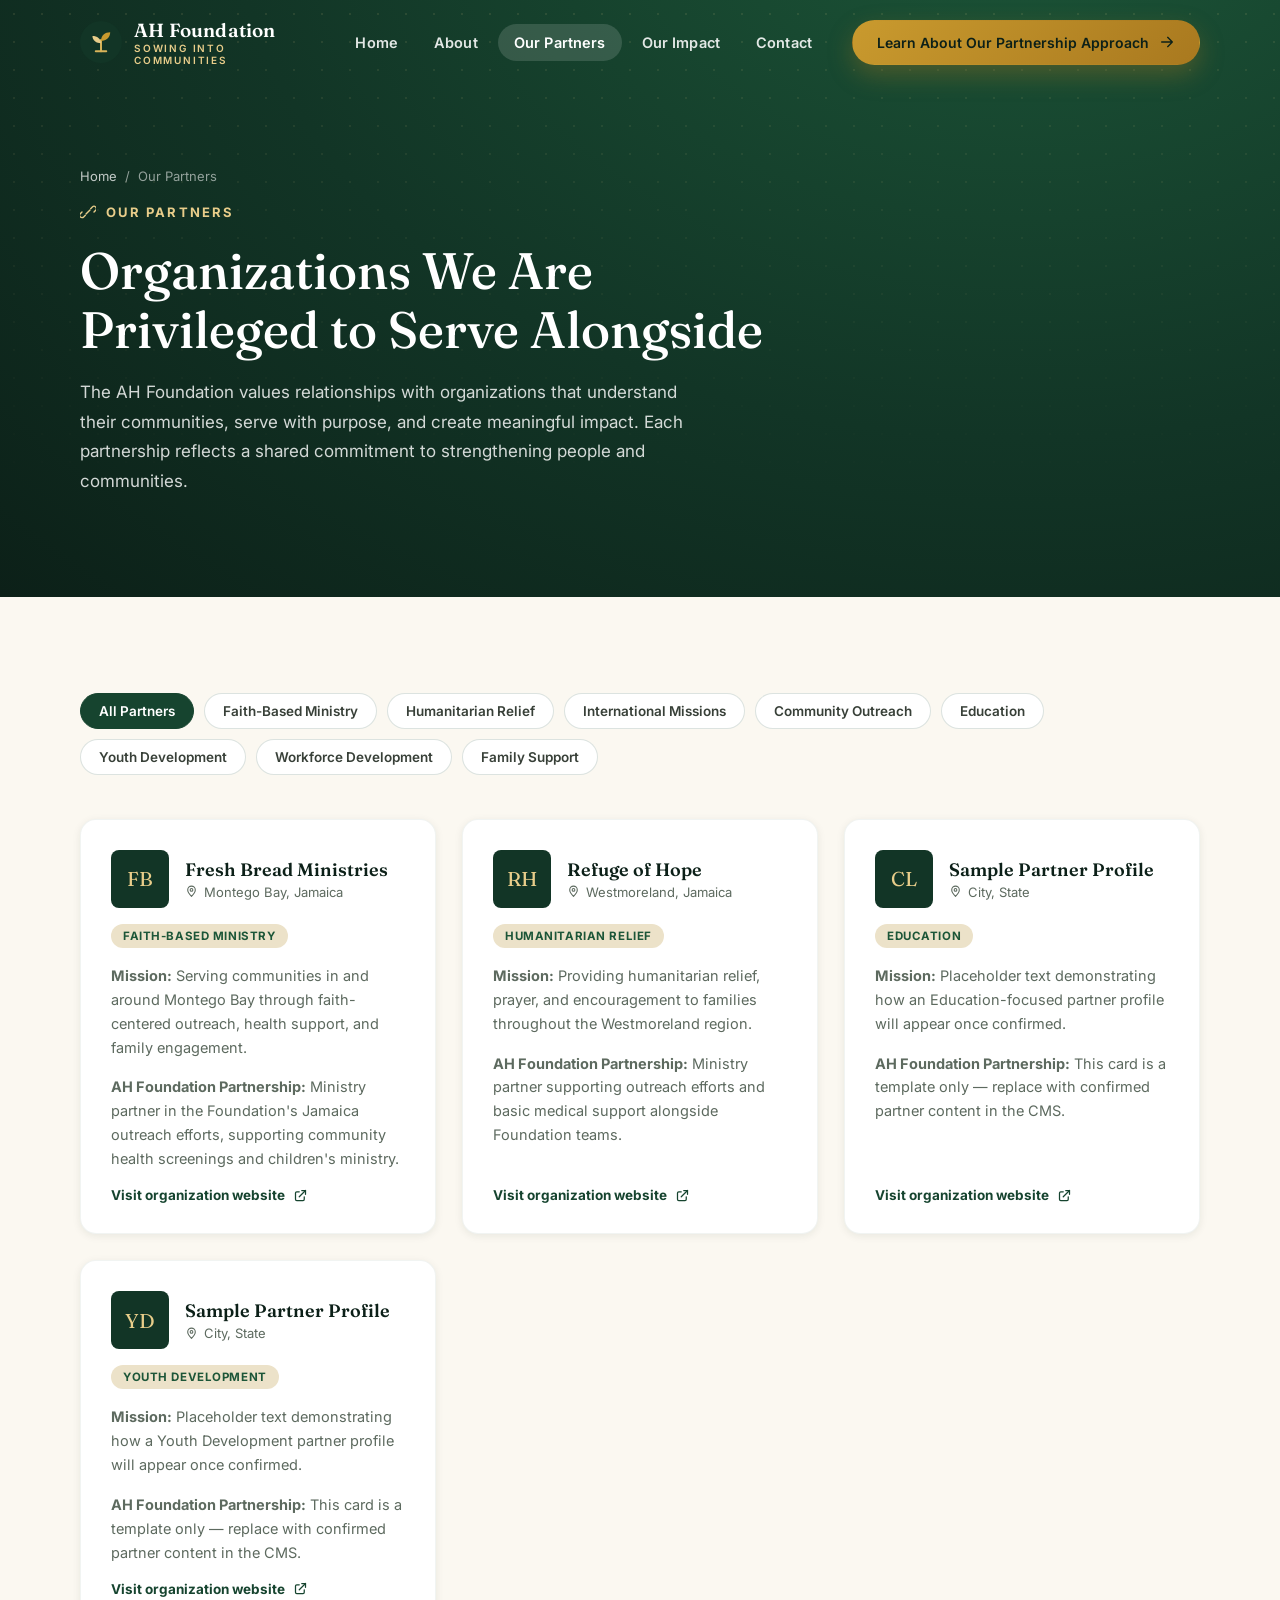
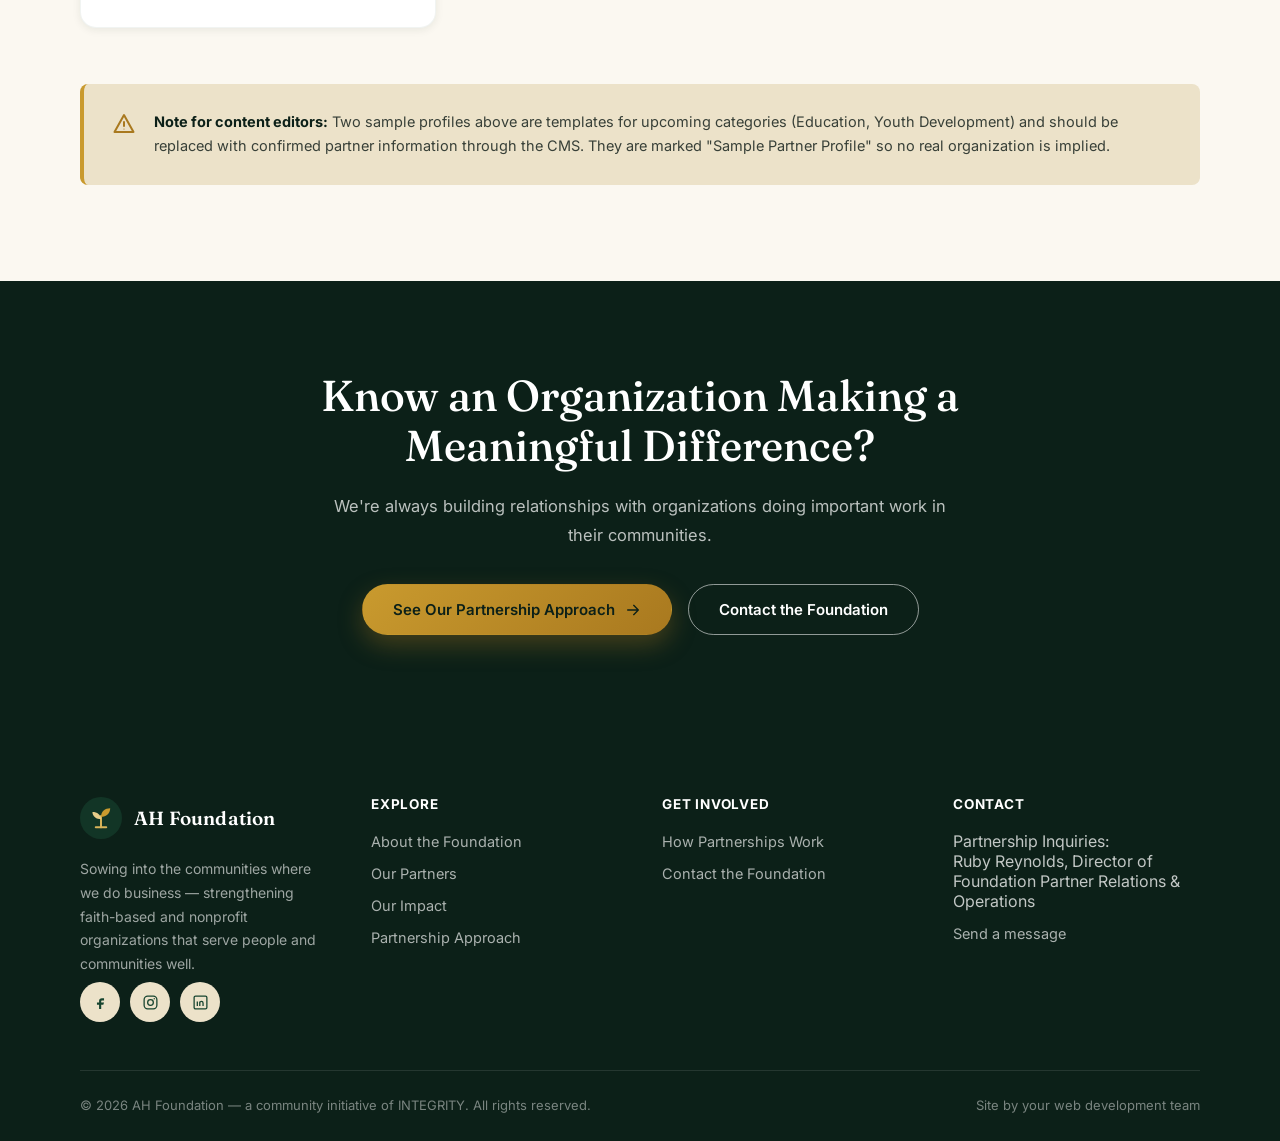
<file: partners.html>
<!DOCTYPE html>
<html lang="en">
<head>
<meta charset="UTF-8">
<meta name="viewport" content="width=device-width, initial-scale=1.0">
<title>Our Partners | AH Foundation</title>
<meta name="description" content="Meet the faith-based and nonprofit organizations partnering with the AH Foundation to strengthen communities through service, compassion, and shared purpose.">
<meta name="keywords" content="AH Foundation partners, nonprofit partners, faith-based ministry partners, community organizations">
<link rel="canonical" href="https://www.ahfoundation.org/partners.html">

<meta property="og:type" content="website">
<meta property="og:site_name" content="AH Foundation">
<meta property="og:title" content="Our Partners | AH Foundation">
<meta property="og:description" content="The AH Foundation values relationships with organizations that understand their communities, serve with purpose, and create meaningful impact.">
<meta property="og:url" content="https://www.ahfoundation.org/partners.html">
<meta name="twitter:card" content="summary_large_image">

<link rel="icon" href="assets/icons/favicon.svg" type="image/svg+xml">
<link rel="preconnect" href="https://fonts.googleapis.com">
<link rel="preconnect" href="https://fonts.gstatic.com" crossorigin>
<link href="https://fonts.googleapis.com/css2?family=Fraunces:ital,opsz,wght@0,9..144,400;0,9..144,500;0,9..144,600;1,9..144,500&family=Inter:wght@400;500;600;700&display=swap" rel="stylesheet">
<link rel="stylesheet" href="css/style.css?v=6">

<script type="application/ld+json">
{
  "@context": "https://schema.org",
  "@type": "BreadcrumbList",
  "itemListElement": [
    {"@type":"ListItem","position":1,"name":"Home","item":"https://www.ahfoundation.org/"},
    {"@type":"ListItem","position":2,"name":"Our Partners","item":"https://www.ahfoundation.org/partners.html"}
  ]
}
</script>
</head>
<body>
<a class="skip-link" href="#main">Skip to content</a>

<header class="site-header">
  <div class="container">
    <a href="index.html" class="brand" aria-label="AH Foundation — home">
      <svg class="brand-mark" viewBox="0 0 64 64" aria-hidden="true">
        <circle cx="32" cy="32" r="32" fill="#123526"/>
        <path d="M32 46V29" stroke="#D9B45A" stroke-width="3" stroke-linecap="round"/>
        <path d="M32 30c0-8 6-13 14-13 0 8-6 13-14 13Z" fill="#C99A2E"/>
        <path d="M32 34c0-7-6-11-13-11 0 7 6 11 13 11Z" fill="#E8CD8A"/>
        <path d="M24 46h16" stroke="#D9B45A" stroke-width="3" stroke-linecap="round"/>
      </svg>
      <span class="brand-text">AH Foundation<span>Sowing Into Communities</span></span>
    </a>
    <nav class="main-nav" aria-label="Primary">
      <ul>
        <li><a href="index.html">Home</a></li>
        <li><a href="about.html">About</a></li>
        <li><a href="partners.html">Our Partners</a></li>
        <li><a href="impact.html">Our Impact</a></li>
        <li><a href="contact.html">Contact</a></li>
      </ul>
    </nav>
    <a href="approach.html" class="btn btn-gold header-cta">Learn About Our Partnership Approach
      <svg viewBox="0 0 24 24" fill="none" stroke="currentColor" stroke-width="2" stroke-linecap="round" stroke-linejoin="round"><path d="M4 12h16M13 5l7 7-7 7"/></svg>
    </a>
    <button class="nav-toggle" aria-label="Open menu" aria-expanded="false">
      <svg viewBox="0 0 24 24" fill="none" stroke="currentColor" stroke-width="2" stroke-linecap="round"><path d="M3 6h18M3 12h18M3 18h18"/></svg>
    </button>
  </div>
</header>

<div class="mobile-nav" aria-hidden="true">
  <div class="mobile-nav-top">
    <button class="mobile-nav-close" aria-label="Close menu">
      <svg viewBox="0 0 24 24" fill="none" stroke="currentColor" stroke-width="2" stroke-linecap="round"><path d="M6 6l12 12M18 6L6 18"/></svg>
    </button>
  </div>
  <nav aria-label="Mobile">
    <ul>
      <li><a href="index.html">Home</a></li>
      <li><a href="about.html">About</a></li>
      <li><a href="partners.html">Our Partners</a></li>
      <li><a href="impact.html">Our Impact</a></li>
      <li><a href="contact.html">Contact</a></li>
    </ul>
  </nav>
  <a href="approach.html" class="btn btn-gold btn-block">Learn About Our Partnership Approach</a>
</div>

<main id="main">

  <section class="page-hero">
    <div class="hero-bg-pattern" aria-hidden="true"></div>
    <div class="container">
      <div class="page-hero-inner">
        <div class="breadcrumb"><a href="index.html">Home</a><span>/</span><span>Our Partners</span></div>
        <span class="hero-eyebrow">
          <svg viewBox="0 0 24 24" fill="none" stroke="currentColor" stroke-width="2" stroke-linecap="round" stroke-linejoin="round"><path d="M9 15l6-6"/><path d="M8 17l-2.5 2.5a3.5 3.5 0 01-5-5L3 12"/><path d="M16 7l2.5-2.5a3.5 3.5 0 015 5L21 12"/></svg>
          Our Partners
        </span>
        <h1>Organizations We Are Privileged to Serve Alongside</h1>
        <p>The AH Foundation values relationships with organizations that understand their communities, serve with purpose, and create meaningful impact. Each partnership reflects a shared commitment to strengthening people and communities.</p>
      </div>
    </div>
  </section>

  <section class="section section-cream">
    <div class="container">

      <div class="filter-bar" data-reveal role="group" aria-label="Filter partners by category">
        <button class="filter-chip is-active" data-filter="all">All Partners</button>
        <button class="filter-chip" data-filter="faith-based-ministry">Faith-Based Ministry</button>
        <button class="filter-chip" data-filter="humanitarian-relief">Humanitarian Relief</button>
        <button class="filter-chip" data-filter="international-missions">International Missions</button>
        <button class="filter-chip" data-filter="community-outreach">Community Outreach</button>
        <button class="filter-chip" data-filter="education">Education</button>
        <button class="filter-chip" data-filter="youth-development">Youth Development</button>
        <button class="filter-chip" data-filter="workforce-development">Workforce Development</button>
        <button class="filter-chip" data-filter="family-support">Family Support</button>
      </div>

      <div class="partner-grid" data-reveal-stagger>

        <div class="partner-card" data-category="faith-based-ministry,international-missions">
          <div class="partner-top">
            <span class="partner-logo">FB</span>
            <div>
              <div class="partner-name">Fresh Bread Ministries</div>
              <div class="partner-loc">
                <svg viewBox="0 0 24 24" fill="none" stroke="currentColor" stroke-width="2" stroke-linecap="round" stroke-linejoin="round"><path d="M12 21s7-7.5 7-12a7 7 0 10-14 0c0 4.5 7 12 7 12z"/><circle cx="12" cy="9" r="2.5"/></svg>
                Montego Bay, Jamaica
              </div>
            </div>
          </div>
          <span class="partner-focus">Faith-Based Ministry</span>
          <p class="desc"><strong>Mission:</strong> Serving communities in and around Montego Bay through faith-centered outreach, health support, and family engagement.</p>
          <p class="desc"><strong>AH Foundation Partnership:</strong> Ministry partner in the Foundation's Jamaica outreach efforts, supporting community health screenings and children's ministry.</p>
          <a href="#" class="story-link">Visit organization website
            <svg viewBox="0 0 24 24" fill="none" stroke="currentColor" stroke-width="2" stroke-linecap="round" stroke-linejoin="round"><path d="M10 6H6a2 2 0 00-2 2v10a2 2 0 002 2h10a2 2 0 002-2v-4"/><path d="M14 4h6v6"/><path d="M20 4L10 14"/></svg>
          </a>
        </div>

        <div class="partner-card" data-category="humanitarian-relief,community-outreach">
          <div class="partner-top">
            <span class="partner-logo">RH</span>
            <div>
              <div class="partner-name">Refuge of Hope</div>
              <div class="partner-loc">
                <svg viewBox="0 0 24 24" fill="none" stroke="currentColor" stroke-width="2" stroke-linecap="round" stroke-linejoin="round"><path d="M12 21s7-7.5 7-12a7 7 0 10-14 0c0 4.5 7 12 7 12z"/><circle cx="12" cy="9" r="2.5"/></svg>
                Westmoreland, Jamaica
              </div>
            </div>
          </div>
          <span class="partner-focus">Humanitarian Relief</span>
          <p class="desc"><strong>Mission:</strong> Providing humanitarian relief, prayer, and encouragement to families throughout the Westmoreland region.</p>
          <p class="desc"><strong>AH Foundation Partnership:</strong> Ministry partner supporting outreach efforts and basic medical support alongside Foundation teams.</p>
          <a href="#" class="story-link">Visit organization website
            <svg viewBox="0 0 24 24" fill="none" stroke="currentColor" stroke-width="2" stroke-linecap="round" stroke-linejoin="round"><path d="M10 6H6a2 2 0 00-2 2v10a2 2 0 002 2h10a2 2 0 002-2v-4"/><path d="M14 4h6v6"/><path d="M20 4L10 14"/></svg>
          </a>
        </div>

        <div class="partner-card" data-category="education">
          <div class="partner-top">
            <span class="partner-logo">CL</span>
            <div>
              <div class="partner-name">Sample Partner Profile</div>
              <div class="partner-loc">
                <svg viewBox="0 0 24 24" fill="none" stroke="currentColor" stroke-width="2" stroke-linecap="round" stroke-linejoin="round"><path d="M12 21s7-7.5 7-12a7 7 0 10-14 0c0 4.5 7 12 7 12z"/><circle cx="12" cy="9" r="2.5"/></svg>
                City, State
              </div>
            </div>
          </div>
          <span class="partner-focus">Education</span>
          <p class="desc"><strong>Mission:</strong> Placeholder text demonstrating how an Education-focused partner profile will appear once confirmed.</p>
          <p class="desc"><strong>AH Foundation Partnership:</strong> This card is a template only — replace with confirmed partner content in the CMS.</p>
          <a href="#" class="story-link">Visit organization website
            <svg viewBox="0 0 24 24" fill="none" stroke="currentColor" stroke-width="2" stroke-linecap="round" stroke-linejoin="round"><path d="M10 6H6a2 2 0 00-2 2v10a2 2 0 002 2h10a2 2 0 002-2v-4"/><path d="M14 4h6v6"/><path d="M20 4L10 14"/></svg>
          </a>
        </div>

        <div class="partner-card" data-category="youth-development">
          <div class="partner-top">
            <span class="partner-logo">YD</span>
            <div>
              <div class="partner-name">Sample Partner Profile</div>
              <div class="partner-loc">
                <svg viewBox="0 0 24 24" fill="none" stroke="currentColor" stroke-width="2" stroke-linecap="round" stroke-linejoin="round"><path d="M12 21s7-7.5 7-12a7 7 0 10-14 0c0 4.5 7 12 7 12z"/><circle cx="12" cy="9" r="2.5"/></svg>
                City, State
              </div>
            </div>
          </div>
          <span class="partner-focus">Youth Development</span>
          <p class="desc"><strong>Mission:</strong> Placeholder text demonstrating how a Youth Development partner profile will appear once confirmed.</p>
          <p class="desc"><strong>AH Foundation Partnership:</strong> This card is a template only — replace with confirmed partner content in the CMS.</p>
          <a href="#" class="story-link">Visit organization website
            <svg viewBox="0 0 24 24" fill="none" stroke="currentColor" stroke-width="2" stroke-linecap="round" stroke-linejoin="round"><path d="M10 6H6a2 2 0 00-2 2v10a2 2 0 002 2h10a2 2 0 002-2v-4"/><path d="M14 4h6v6"/><path d="M20 4L10 14"/></svg>
          </a>
        </div>

      </div>

      <div class="notice" style="margin-top:56px;" data-reveal>
        <svg viewBox="0 0 24 24" fill="none" stroke="currentColor" stroke-width="2" stroke-linecap="round" stroke-linejoin="round"><path d="M12 3l9.5 17H2.5L12 3z"/><path d="M12 10v4"/><circle cx="12" cy="17" r="0.6" fill="currentColor" stroke="none"/></svg>
        <p><strong>Note for content editors:</strong> Two sample profiles above are templates for upcoming categories (Education, Youth Development) and should be replaced with confirmed partner information through the CMS. They are marked "Sample Partner Profile" so no real organization is implied.</p>
      </div>

    </div>
  </section>

  <section class="closing-band">
    <div class="container" data-reveal>
      <h2>Know an Organization Making a Meaningful Difference?</h2>
      <p>We're always building relationships with organizations doing important work in their communities.</p>
      <div class="hero-actions">
        <a href="approach.html" class="btn btn-gold">See Our Partnership Approach
          <svg viewBox="0 0 24 24" fill="none" stroke="currentColor" stroke-width="2" stroke-linecap="round" stroke-linejoin="round"><path d="M4 12h16M13 5l7 7-7 7"/></svg>
        </a>
        <a href="contact.html" class="btn btn-outline">Contact the Foundation</a>
      </div>
    </div>
  </section>

</main>

<footer class="site-footer">
  <div class="container">
    <div class="footer-grid">
      <div class="footer-brand">
        <a href="index.html" class="brand">
          <svg class="brand-mark" viewBox="0 0 64 64" aria-hidden="true">
            <circle cx="32" cy="32" r="32" fill="#123526"/>
            <path d="M32 46V29" stroke="#D9B45A" stroke-width="3" stroke-linecap="round"/>
            <path d="M32 30c0-8 6-13 14-13 0 8-6 13-14 13Z" fill="#C99A2E"/>
            <path d="M32 34c0-7-6-11-13-11 0 7 6 11 13 11Z" fill="#E8CD8A"/>
            <path d="M24 46h16" stroke="#D9B45A" stroke-width="3" stroke-linecap="round"/>
          </svg>
          <span class="brand-text">AH Foundation</span>
        </a>
        <p>Sowing into the communities where we do business — strengthening faith-based and nonprofit organizations that serve people and communities well.</p>
        <div class="social-row">
          <a href="#" aria-label="AH Foundation on Facebook"><svg viewBox="0 0 24 24" fill="currentColor"><path d="M14 9h3V6h-3a4 4 0 00-4 4v2H7v3h3v6h3v-6h3l1-3h-4v-2a1 1 0 011-1z"/></svg></a>
          <a href="#" aria-label="AH Foundation on Instagram"><svg viewBox="0 0 24 24" fill="none" stroke="currentColor" stroke-width="1.8"><rect x="3" y="3" width="18" height="18" rx="5"/><circle cx="12" cy="12" r="4"/><circle cx="17.3" cy="6.7" r="1" fill="currentColor" stroke="none"/></svg></a>
          <a href="#" aria-label="AH Foundation on LinkedIn"><svg viewBox="0 0 24 24" fill="none" stroke="currentColor" stroke-width="1.8"><rect x="3" y="3" width="18" height="18" rx="2"/><path d="M7.5 10.5v6.5M7.5 7.3v.1"/><path d="M11 17v-4.2a2.3 2.3 0 014.6 0V17M11 10.5V17"/></svg></a>
        </div>
      </div>
      <div class="footer-col">
        <h4>Explore</h4>
        <ul>
          <li><a href="about.html">About the Foundation</a></li>
          <li><a href="partners.html">Our Partners</a></li>
          <li><a href="impact.html">Our Impact</a></li>
          <li><a href="approach.html">Partnership Approach</a></li>
        </ul>
      </div>
      <div class="footer-col">
        <h4>Get Involved</h4>
        <ul>
          <li><a href="approach.html">How Partnerships Work</a></li>
          <li><a href="contact.html">Contact the Foundation</a></li>
        </ul>
      </div>
      <div class="footer-col">
        <h4>Contact</h4>
        <ul>
          <li>Partnership Inquiries:<br>Ruby Reynolds, Director of Foundation Partner Relations &amp; Operations</li>
          <li><a href="contact.html">Send a message</a></li>
        </ul>
      </div>
    </div>
    <div class="footer-bottom">
      <p>&copy; 2026 AH Foundation — a community initiative of INTEGRITY. All rights reserved.</p>
      <p>Site by your web development team</p>
    </div>
  </div>
</footer>

<button class="back-to-top" aria-label="Back to top">
  <svg viewBox="0 0 24 24" fill="none" stroke="currentColor" stroke-width="2" stroke-linecap="round" stroke-linejoin="round"><path d="M18 15l-6-6-6 6"/></svg>
</button>

<script src="js/main.js?v=4"></script>
</body>
</html>
</file>
<file: css/style.css>
/* ==========================================================================
   AH Foundation — Design System
   Motifs: sowing / growth / stewardship
   ========================================================================== */

:root {
  /* Color system */
  --forest-950: #0c2018;
  --forest-900: #123526;
  --forest-800: #16442f;
  --forest-700: #1c5638;
  --forest-600: #22693f;
  --forest-500: #2c7f4b;
  --gold-600: #a9791f;
  --gold-500: #c99a2e;
  --gold-400: #d9b45a;
  --gold-300: #e8cd8a;
  --cream-100: #fbf8f1;
  --cream-200: #f5efe0;
  --cream-300: #ece2c9;
  --ink-900: #17201b;
  --ink-700: #384038;
  --ink-500: #5d6a5f;
  --ink-300: #93a094;
  --white: #ffffff;

  --font-display: "Fraunces", "Iowan Old Style", Georgia, serif;
  --font-body: "Inter", -apple-system, BlinkMacSystemFont, "Segoe UI", sans-serif;

  --container-w: 1200px;
  --radius-sm: 8px;
  --radius-md: 16px;
  --radius-lg: 28px;
  --radius-pill: 999px;

  --shadow-sm: 0 2px 8px rgba(12, 32, 24, 0.08);
  --shadow-md: 0 8px 30px rgba(12, 32, 24, 0.12);
  --shadow-lg: 0 20px 60px rgba(12, 32, 24, 0.18);

  --ease-out: cubic-bezier(0.16, 1, 0.3, 1);
  --dur-sm: 0.25s;
  --dur-md: 0.5s;
  --dur-lg: 0.9s;
}

/* ---------- Reset ---------- */
*, *::before, *::after { box-sizing: border-box; }
html { scroll-behavior: smooth; overflow-x: hidden; }
body {
  margin: 0;
  font-family: var(--font-body);
  color: var(--ink-900);
  background: var(--cream-100);
  -webkit-font-smoothing: antialiased;
  overflow-x: hidden;
}
img { max-width: 100%; display: block; }
a { color: inherit; text-decoration: none; }
ul, ol { list-style: none; margin: 0; padding: 0; }
button { font-family: inherit; }
h1, h2, h3, h4, h5 { font-family: var(--font-display); line-height: 1.15; margin: 0; color: var(--forest-950); }
p { margin: 0; }
.container {
  width: 100%;
  max-width: var(--container-w);
  margin-inline: auto;
  padding-inline: 24px;
}
@media (min-width: 900px) { .container { padding-inline: 40px; } }

section { position: relative; }

/* ---------- Utility ---------- */
.eyebrow {
  display: inline-flex;
  align-items: center;
  gap: 10px;
  font-family: var(--font-body);
  font-size: 13px;
  font-weight: 700;
  letter-spacing: 0.14em;
  text-transform: uppercase;
  color: var(--gold-600);
  margin-bottom: 18px;
}
.eyebrow::before {
  content: "";
  width: 28px;
  height: 2px;
  background: var(--gold-500);
  display: block;
}
.text-center { text-align: center; }
.mx-auto { margin-inline: auto; }
.visually-hidden {
  position: absolute; width: 1px; height: 1px; padding: 0; margin: -1px;
  overflow: hidden; clip: rect(0,0,0,0); white-space: nowrap; border: 0;
}
.skip-link {
  position: absolute; top: -60px; left: 12px; background: var(--forest-900);
  color: var(--white); padding: 10px 18px; border-radius: var(--radius-sm);
  z-index: 200; transition: top var(--dur-sm) var(--ease-out);
}
.skip-link:focus { top: 12px; }

/* ---------- Buttons ---------- */
.btn {
  display: inline-flex;
  align-items: center;
  gap: 10px;
  padding: 15px 30px;
  border-radius: var(--radius-pill);
  font-weight: 600;
  font-size: 15px;
  border: 1.5px solid transparent;
  cursor: pointer;
  transition: transform var(--dur-sm) var(--ease-out), box-shadow var(--dur-sm) var(--ease-out), background var(--dur-sm), color var(--dur-sm), border-color var(--dur-sm);
  white-space: nowrap;
}
.btn svg { width: 16px; height: 16px; transition: transform var(--dur-sm) var(--ease-out); }
.btn:hover svg { transform: translateX(3px); }
.btn-gold {
  background: linear-gradient(135deg, var(--gold-500), var(--gold-600));
  color: var(--forest-950);
  box-shadow: 0 10px 24px rgba(169, 121, 31, 0.35);
}
.btn-gold:hover { transform: translateY(-2px); box-shadow: 0 14px 30px rgba(169, 121, 31, 0.45); }
.btn-outline {
  background: transparent;
  border-color: rgba(255,255,255,0.55);
  color: var(--white);
}
.btn-outline:hover { background: rgba(255,255,255,0.12); border-color: var(--white); transform: translateY(-2px); }
.btn-outline-dark {
  background: transparent;
  border-color: var(--forest-700);
  color: var(--forest-800);
}
.btn-outline-dark:hover { background: var(--forest-800); color: var(--white); transform: translateY(-2px); }
.btn-forest {
  background: var(--forest-800);
  color: var(--white);
}
.btn-forest:hover { background: var(--forest-900); transform: translateY(-2px); box-shadow: var(--shadow-md); }
.btn-block { width: 100%; justify-content: center; }

/* ---------- Header ---------- */
.site-header {
  position: fixed;
  top: 0; left: 0; right: 0;
  z-index: 100;
  padding: 18px 0;
  transition: background var(--dur-md) var(--ease-out), box-shadow var(--dur-md) var(--ease-out), padding var(--dur-md) var(--ease-out);
}
.site-header .container { display: flex; align-items: center; justify-content: space-between; gap: 24px; }
.site-header.is-scrolled {
  background: rgba(251, 248, 241, 0.92);
  backdrop-filter: blur(10px);
  box-shadow: 0 2px 20px rgba(12,32,24,0.08);
  padding: 12px 0;
}
.brand { display: flex; align-items: center; gap: 12px; }
.brand-mark { width: 42px; height: 42px; flex-shrink: 0; }
.brand-text { font-family: var(--font-display); font-weight: 600; font-size: 19px; letter-spacing: 0.01em; color: var(--white); transition: color var(--dur-md); }
.brand-text span { display: block; font-family: var(--font-body); font-size: 10px; letter-spacing: 0.18em; font-weight: 600; color: var(--gold-300); text-transform: uppercase; }
.site-header.is-scrolled .brand-text { color: var(--forest-950); }
.site-header.is-scrolled .brand-text span { color: var(--gold-600); }

.main-nav { display: none; }
.main-nav ul { display: flex; align-items: center; gap: 4px; flex-wrap: nowrap; }
.main-nav li { flex-shrink: 0; }
.main-nav a {
  display: block;
  white-space: nowrap;
  padding: 10px 16px;
  border-radius: var(--radius-pill);
  font-weight: 600;
  font-size: 14.5px;
  letter-spacing: 0.01em;
  color: rgba(255,255,255,0.88);
  transition: background var(--dur-sm), color var(--dur-sm);
}
.site-header.is-scrolled .main-nav a { color: var(--ink-700); }
.main-nav a:hover, .main-nav a[aria-current="page"] { background: rgba(255,255,255,0.14); color: var(--white); }
.site-header.is-scrolled .main-nav a:hover,
.site-header.is-scrolled .main-nav a[aria-current="page"] { background: var(--cream-200); color: var(--forest-900); }

.header-cta { display: none; padding: 13px 24px; font-size: 14px; white-space: nowrap; }
.nav-toggle {
  display: inline-flex;
  align-items: center;
  justify-content: center;
  width: 44px; height: 44px;
  border-radius: var(--radius-sm);
  border: 1.5px solid rgba(255,255,255,0.4);
  background: transparent;
  cursor: pointer;
  color: var(--white);
}
.site-header.is-scrolled .nav-toggle { color: var(--forest-900); border-color: var(--forest-300, #cfe0d3); }
.nav-toggle svg { width: 20px; height: 20px; }

@media (min-width: 1100px) {
  .main-nav { display: block; }
  .header-cta { display: inline-flex; }
  .nav-toggle { display: none; }
}

/* Mobile drawer */
.mobile-nav {
  position: fixed;
  inset: 0;
  z-index: 150;
  background: var(--forest-950);
  transform: translateX(100%);
  visibility: hidden;
  transition: transform var(--dur-md) var(--ease-out), visibility 0s linear var(--dur-md);
  display: flex;
  flex-direction: column;
  padding: 24px;
}
.mobile-nav.is-open {
  transform: translateX(0);
  visibility: visible;
  transition: transform var(--dur-md) var(--ease-out), visibility 0s linear 0s;
}
.mobile-nav-top { display: flex; justify-content: flex-end; }
.mobile-nav-close {
  width: 44px; height: 44px; border-radius: var(--radius-sm); border: 1.5px solid rgba(255,255,255,0.3);
  background: transparent; color: var(--white); cursor: pointer; display: inline-flex; align-items: center; justify-content: center;
}
.mobile-nav ul { margin-top: 40px; display: flex; flex-direction: column; gap: 6px; }
.mobile-nav a {
  font-family: var(--font-display);
  font-size: 28px;
  color: var(--cream-100);
  padding: 14px 4px;
  border-bottom: 1px solid rgba(255,255,255,0.08);
}
.mobile-nav .btn { margin-top: 32px; }
body.nav-open { overflow: hidden; }

/* ---------- Hero ---------- */
.hero {
  position: relative;
  min-height: 92vh;
  display: flex;
  align-items: center;
  background: radial-gradient(ellipse at 20% 0%, var(--forest-700) 0%, var(--forest-900) 55%, var(--forest-950) 100%);
  color: var(--white);
  padding-top: 140px;
  padding-bottom: 90px;
  overflow: hidden;
}
.hero-bg-pattern {
  position: absolute; inset: 0; opacity: 0.14; pointer-events: none;
  background-image: radial-gradient(circle, var(--gold-300) 1px, transparent 1.4px);
  background-size: 28px 28px;
  mask-image: linear-gradient(180deg, rgba(0,0,0,0.9), transparent 85%);
}
.hero-blob { position: absolute; z-index: 0; opacity: 0.5; filter: blur(0.5px); }
.hero-blob.b1 { top: -140px; right: -160px; width: 620px; animation: blob-drift-1 16s ease-in-out infinite; }
.hero-blob.b2 { bottom: -200px; left: -180px; width: 520px; opacity: 0.35; animation: blob-drift-2 20s ease-in-out infinite; }
@keyframes blob-drift-1 {
  0%, 100% { transform: translate(0, 0) scale(1) rotate(0deg); }
  50% { transform: translate(-22px, 26px) scale(1.06) rotate(6deg); }
}
@keyframes blob-drift-2 {
  0%, 100% { transform: translate(0, 0) scale(1) rotate(0deg); }
  50% { transform: translate(20px, -18px) scale(1.05) rotate(-5deg); }
}

/* Hero art: sun glow, rotating rays, twinkling motes, swaying leaves */
.hero-sun { transform-box: fill-box; transform-origin: center; animation: sun-pulse 4.5s ease-in-out infinite; }
@keyframes sun-pulse {
  0%, 100% { transform: scale(1); opacity: 0.9; }
  50% { transform: scale(1.06); opacity: 1; }
}
.sun-rays { transform-box: fill-box; transform-origin: center; animation: rays-rotate 50s linear infinite; }
@keyframes rays-rotate { to { transform: rotate(360deg); } }
.hero-mote { transform-box: fill-box; transform-origin: center; animation: mote-twinkle 3.2s ease-in-out infinite; }
@keyframes mote-twinkle {
  0%, 100% { opacity: 0.35; transform: scale(0.75); }
  50% { opacity: 1; transform: scale(1.3); }
}
.hero-leaf { transform-box: fill-box; transform-origin: 50% 100%; animation: leaf-sway 5.5s ease-in-out infinite; }
@keyframes leaf-sway {
  0%, 100% { transform: rotate(-2.5deg); }
  50% { transform: rotate(2.5deg); }
}
.hero-stem { transform-box: fill-box; transform-origin: 50% 100%; animation: leaf-sway 5.5s ease-in-out infinite; }

/* Rising pollen particles drifting up through the hero */
.hero-particles { position: absolute; inset: 0; z-index: 1; pointer-events: none; overflow: hidden; }
.hero-particle {
  position: absolute;
  bottom: -10px;
  width: 5px; height: 5px;
  border-radius: 50%;
  background: var(--gold-300);
  opacity: 0;
  animation: particle-rise linear infinite;
}
@keyframes particle-rise {
  0% { transform: translateY(0) translateX(0); opacity: 0; }
  10% { opacity: 0.8; }
  90% { opacity: 0.5; }
  100% { transform: translateY(-620px) translateX(30px); opacity: 0; }
}
.hero .container { position: relative; z-index: 2; }
.hero-grid { display: grid; gap: 56px; align-items: center; }
@media (min-width: 980px) { .hero-grid { grid-template-columns: 1.05fr 0.95fr; gap: 40px; } }
.hero-eyebrow {
  display: inline-flex; align-items: center; gap: 10px;
  font-size: 13px; font-weight: 700; letter-spacing: 0.16em; text-transform: uppercase;
  color: var(--gold-300); margin-bottom: 22px;
}
.hero-eyebrow svg { width: 16px; height: 16px; }
.hero h1 {
  color: var(--white);
  font-size: clamp(2.4rem, 5.2vw, 4rem);
  font-weight: 500;
  letter-spacing: -0.01em;
}
.hero h1 em { font-style: italic; color: var(--gold-300); }
.hero-sub {
  margin-top: 24px;
  font-size: 18px;
  line-height: 1.7;
  color: rgba(255,255,255,0.82);
  max-width: 560px;
}
.hero-actions { margin-top: 38px; display: flex; flex-wrap: wrap; gap: 16px; }
.hero-stats {
  margin-top: 56px;
  display: grid;
  grid-template-columns: repeat(3, auto);
  gap: 36px;
}
.hero-stat-num { font-family: var(--font-display); font-size: 30px; color: var(--gold-300); }
.hero-stat-label { font-size: 12.5px; letter-spacing: 0.06em; color: rgba(255,255,255,0.65); margin-top: 4px; }

.hero-art {
  position: relative;
  display: flex; align-items: center; justify-content: center;
}
.hero-art svg { width: 100%; max-width: 460px; height: auto; }
.hero-badge {
  position: absolute;
  bottom: 6%;
  left: 6%;
  background: rgba(251,248,241,0.97);
  color: var(--forest-900);
  border-radius: var(--radius-md);
  padding: 16px 20px;
  box-shadow: var(--shadow-lg);
  display: flex;
  align-items: center;
  gap: 14px;
  max-width: 230px;
  animation: floaty 6s ease-in-out infinite;
}
.hero-badge .icon-circle { background: var(--gold-500); color: var(--forest-950); }
.hero-badge strong { display: block; font-family: var(--font-display); font-size: 15px; }
.hero-badge span { font-size: 12px; color: var(--ink-500); }
@keyframes floaty { 0%,100% { transform: translateY(0);} 50% { transform: translateY(-10px);} }

.scroll-cue {
  position: absolute; bottom: 28px; left: 50%; transform: translateX(-50%);
  display: flex; flex-direction: column; align-items: center; gap: 8px;
  color: rgba(255,255,255,0.55); font-size: 11px; letter-spacing: 0.14em; text-transform: uppercase;
  z-index: 2;
}
.scroll-cue .line { width: 1px; height: 34px; background: linear-gradient(var(--gold-300), transparent); animation: pulse-line 2s ease-in-out infinite; }
@keyframes pulse-line { 0%,100% { opacity: 0.3; } 50% { opacity: 1; } }

/* ---------- Page hero (inner pages) ---------- */
.page-hero {
  position: relative;
  padding: 168px 0 100px;
  background: radial-gradient(ellipse at 80% -20%, var(--forest-700) 0%, var(--forest-900) 55%, var(--forest-950) 100%);
  color: var(--white);
  overflow: hidden;
}
.page-hero .hero-bg-pattern { opacity: 0.12; }
.page-hero-inner { position: relative; z-index: 2; max-width: 760px; }
.breadcrumb { display: flex; gap: 8px; align-items: center; font-size: 13px; color: rgba(255,255,255,0.55); margin-bottom: 20px; }
.breadcrumb a { color: rgba(255,255,255,0.75); }
.breadcrumb a:hover { color: var(--gold-300); }
.page-hero h1 { color: var(--white); font-size: clamp(2.1rem, 4.4vw, 3.2rem); font-weight: 500; }
.page-hero p { margin-top: 18px; font-size: 17px; line-height: 1.75; color: rgba(255,255,255,0.82); max-width: 620px; }

/* ---------- Sections ---------- */
.section { padding: 96px 0; }
.section-tight { padding: 72px 0; }
.section-cream { background: var(--cream-100); }
.section-tint { background: var(--cream-200); }
.section-forest { background: var(--forest-950); color: var(--white); }
.section-forest h2, .section-forest h3 { color: var(--white); }
.section-head { max-width: 700px; margin-bottom: 56px; }
.section-head.centered { margin-inline: auto; text-align: center; }
.section-head h2 { font-size: clamp(1.8rem, 3.4vw, 2.6rem); font-weight: 500; }
.section-head p { margin-top: 18px; font-size: 17px; line-height: 1.75; color: var(--ink-500); }
.section-forest .section-head p { color: rgba(255,255,255,0.7); }

/* divider wave */
.divider { display: block; width: 100%; height: 70px; margin-top: -1px; }

/* ---------- Pillars / value cards ---------- */
.pillars-grid { display: grid; gap: 24px; grid-template-columns: repeat(auto-fit, minmax(230px, 1fr)); }
.pillar-card {
  position: relative;
  background: var(--white);
  border-radius: var(--radius-md);
  padding: 36px 28px 30px;
  box-shadow: var(--shadow-sm);
  border: 1px solid rgba(22,68,47,0.06);
  border-top: 3px solid transparent;
  background-image: linear-gradient(var(--white), var(--white)), linear-gradient(90deg, var(--gold-400), var(--gold-600));
  background-origin: border-box;
  background-clip: padding-box, border-box;
  transition: transform var(--dur-md) var(--ease-out), box-shadow var(--dur-md) var(--ease-out);
}
.pillar-card:hover { transform: translateY(-6px); box-shadow: var(--shadow-md); }
.pillar-index {
  display: block;
  font-family: var(--font-display);
  font-style: italic;
  font-weight: 500;
  font-size: 38px;
  line-height: 1;
  color: var(--gold-500);
}
.pillar-index::after {
  content: "";
  display: block;
  width: 30px;
  height: 2px;
  background: var(--forest-800);
  margin-top: 16px;
  margin-bottom: 20px;
  border-radius: 2px;
}
.icon-circle {
  width: 54px; height: 54px; border-radius: var(--radius-pill);
  background: var(--cream-300);
  color: var(--forest-800);
  display: flex; align-items: center; justify-content: center;
  margin-bottom: 20px;
}
.icon-circle svg { width: 26px; height: 26px; }
.pillar-card h3 { font-size: 20px; margin-bottom: 10px; }
.pillar-card p { color: var(--ink-500); font-size: 15px; line-height: 1.7; }

/* ---------- Story split ---------- */
.split {
  display: grid;
  gap: 48px;
  align-items: center;
}
@media (min-width: 940px) { .split { grid-template-columns: 1fr 1fr; gap: 72px; } }
.split.reverse .split-media { order: 2; }
.split-media { position: relative; }
.split-media svg { width: 100%; height: auto; border-radius: var(--radius-lg); }
.split-copy p { color: var(--ink-500); font-size: 16.5px; line-height: 1.8; margin-top: 16px; }
.split-copy p:first-of-type { margin-top: 22px; }

/* ---------- Photo slideshow ---------- */
.photo-slideshow {
  position: relative;
  width: 100%;
  aspect-ratio: 500 / 420;
  border-radius: var(--radius-lg);
  overflow: hidden;
  box-shadow: var(--shadow-lg);
  background: var(--forest-950);
}
.photo-slideshow::after {
  content: "";
  position: absolute;
  left: 0; right: 0; bottom: 0;
  height: 96px;
  background: linear-gradient(to top, rgba(12, 32, 24, 0.6), transparent);
  pointer-events: none;
  z-index: 1;
}
.slideshow-track { position: relative; width: 100%; height: 100%; }
.slide {
  position: absolute;
  inset: 0;
  margin: 0;
  opacity: 0;
  transition: opacity 1.1s var(--ease-out);
}
.slide.is-active { opacity: 1; }
.slide img {
  width: 100%;
  height: 100%;
  object-fit: cover;
  object-position: center 22%;
  display: block;
}
.slideshow-dots {
  position: absolute;
  bottom: 20px;
  left: 0;
  right: 0;
  display: flex;
  justify-content: center;
  gap: 9px;
  z-index: 2;
}
.slideshow-dots .dot {
  width: 8px;
  height: 8px;
  border-radius: 50%;
  background: rgba(255, 255, 255, 0.45);
  border: none;
  padding: 0;
  cursor: pointer;
  transition: background var(--dur-sm), transform var(--dur-sm);
}
.slideshow-dots .dot.is-active { background: var(--gold-400); transform: scale(1.3); }
.slideshow-dots .dot:hover { background: rgba(255, 255, 255, 0.75); }

/* ---------- Stories / impact cards ---------- */
.story-grid { display: grid; gap: 28px; grid-template-columns: repeat(auto-fit, minmax(280px, 1fr)); }
.story-card {
  background: var(--white);
  border-radius: var(--radius-md);
  overflow: hidden;
  box-shadow: var(--shadow-sm);
  border: 1px solid rgba(22,68,47,0.06);
  transition: transform var(--dur-md) var(--ease-out), box-shadow var(--dur-md) var(--ease-out);
  display: flex; flex-direction: column;
}
.story-card:hover { transform: translateY(-6px); box-shadow: var(--shadow-md); }
.story-media { aspect-ratio: 16/10; overflow: hidden; }
.story-media svg { width: 100%; height: 100%; }
.story-body { padding: 26px; display: flex; flex-direction: column; gap: 12px; flex: 1; }
.story-tag { font-size: 11.5px; font-weight: 700; letter-spacing: 0.08em; text-transform: uppercase; color: var(--gold-600); }
.story-body h3 { font-size: 19px; }
.story-body p { color: var(--ink-500); font-size: 15px; line-height: 1.65; }
.story-link { margin-top: auto; display: inline-flex; align-items: center; gap: 8px; font-weight: 700; font-size: 14px; color: var(--forest-800); }
.story-link svg { width: 15px; height: 15px; transition: transform var(--dur-sm); }
.story-card:hover .story-link svg { transform: translateX(4px); }

/* ---------- Partner cards ---------- */
.filter-bar { display: flex; flex-wrap: wrap; gap: 10px; margin-bottom: 44px; }
.filter-chip {
  padding: 9px 18px;
  border-radius: var(--radius-pill);
  border: 1.5px solid rgba(22,68,47,0.15);
  background: var(--white);
  font-size: 13.5px;
  font-weight: 600;
  color: var(--ink-700);
  cursor: pointer;
  transition: all var(--dur-sm);
}
.filter-chip:hover { border-color: var(--forest-500); }
.filter-chip.is-active { background: var(--forest-800); border-color: var(--forest-800); color: var(--white); }

.partner-grid { display: grid; gap: 26px; grid-template-columns: repeat(auto-fit, minmax(300px, 1fr)); }
.partner-card {
  background: var(--white);
  border-radius: var(--radius-md);
  padding: 30px;
  box-shadow: var(--shadow-sm);
  border: 1px solid rgba(22,68,47,0.06);
  transition: transform var(--dur-md) var(--ease-out), box-shadow var(--dur-md) var(--ease-out);
  display: flex; flex-direction: column; gap: 16px;
}
.partner-card:hover { transform: translateY(-6px); box-shadow: var(--shadow-md); }
.partner-top { display: flex; gap: 16px; align-items: center; }
.partner-logo {
  width: 58px; height: 58px; border-radius: var(--radius-sm);
  background: var(--forest-900); color: var(--gold-300);
  display: flex; align-items: center; justify-content: center; flex-shrink: 0;
  font-family: var(--font-display); font-size: 20px;
}
.partner-name { font-size: 18px; font-weight: 600; font-family: var(--font-display); color: var(--forest-950); }
.partner-loc { font-size: 13px; color: var(--ink-500); display: flex; align-items: center; gap: 6px; margin-top: 3px; }
.partner-loc svg { width: 13px; height: 13px; }
.partner-focus {
  display: inline-flex; align-self: flex-start;
  font-size: 11.5px; font-weight: 700; letter-spacing: 0.05em; text-transform: uppercase;
  color: var(--forest-700); background: var(--cream-300); padding: 5px 12px; border-radius: var(--radius-pill);
}
.partner-card p.desc { color: var(--ink-500); font-size: 14.5px; line-height: 1.65; }
.partner-card .story-link { font-size: 13.5px; }

/* ---------- Impact metrics ---------- */
.metrics-grid { display: grid; gap: 20px; grid-template-columns: repeat(auto-fit, minmax(180px, 1fr)); }
.metric-card { text-align: center; padding: 34px 16px; border-radius: var(--radius-md); background: rgba(255,255,255,0.05); border: 1px solid rgba(255,255,255,0.08); }
.metric-num { font-family: var(--font-display); font-size: clamp(2.2rem, 4vw, 3rem); color: var(--gold-300); }
.metric-label { margin-top: 8px; font-size: 13.5px; color: rgba(255,255,255,0.72); letter-spacing: 0.02em; }

/* ---------- Timeline / process ---------- */
.process-list { display: flex; flex-direction: column; gap: 0; counter-reset: step; }
.process-item {
  display: grid;
  grid-template-columns: 64px 1fr;
  gap: 24px;
  padding-bottom: 44px;
  position: relative;
}
.process-item:last-child { padding-bottom: 0; }
.process-item::before {
  counter-increment: step;
  content: counter(step, decimal-leading-zero);
  font-family: var(--font-display);
  width: 64px; height: 64px;
  border-radius: var(--radius-pill);
  background: var(--forest-800);
  color: var(--gold-300);
  display: flex; align-items: center; justify-content: center;
  font-size: 18px;
  z-index: 1;
}
.process-item:not(:last-child)::after {
  content: "";
  position: absolute;
  top: 64px; left: 31px;
  width: 2px; height: calc(100% - 64px);
  background: repeating-linear-gradient(180deg, var(--cream-300) 0 6px, transparent 6px 12px);
}
.process-copy { padding-top: 10px; }
.process-copy h3 { font-size: 20px; margin-bottom: 8px; }
.process-copy p { color: var(--ink-500); font-size: 15px; line-height: 1.7; }
.process-copy ul { margin-top: 12px; display: flex; flex-direction: column; gap: 8px; }
.process-copy ul li { font-size: 14.5px; color: var(--ink-700); display: flex; gap: 10px; align-items: flex-start; }
.process-copy ul li svg { width: 16px; height: 16px; color: var(--forest-600); flex-shrink: 0; margin-top: 3px; }

/* Criteria checklist */
.check-grid { display: grid; gap: 14px; grid-template-columns: repeat(auto-fit, minmax(260px, 1fr)); }
.check-item {
  display: flex; gap: 14px; align-items: flex-start;
  background: var(--white); padding: 20px 22px; border-radius: var(--radius-sm);
  border: 1px solid rgba(22,68,47,0.06); border-left: 3px solid var(--gold-500);
  box-shadow: var(--shadow-sm);
  transition: transform var(--dur-sm) var(--ease-out), box-shadow var(--dur-sm) var(--ease-out);
}
.check-item:hover { transform: translateX(3px); box-shadow: var(--shadow-md); }
.check-mark { width: 18px; height: 18px; margin-top: 4px; flex-shrink: 0; color: var(--forest-700); }
.check-item p { font-size: 14.5px; color: var(--ink-700); line-height: 1.55; }

/* ---------- CEO Quote ---------- */
.ceo-quote { text-align: center; }
.ceo-quote .quote-mark { width: 44px; height: 44px; color: var(--gold-500); margin: 0 auto 28px; opacity: 0.9; }
.ceo-photo {
  display: block;
  width: 128px;
  height: 128px;
  margin: 0 auto 24px;
  border-radius: 50%;
  padding: 5px;
  background: linear-gradient(135deg, var(--gold-400), var(--gold-600));
  box-shadow: var(--shadow-lg);
}
.ceo-photo img {
  display: block;
  width: 100%;
  height: 100%;
  object-fit: cover;
  border-radius: 50%;
  border: 3px solid var(--forest-950);
}
.ceo-quote blockquote {
  margin: 0 auto;
  max-width: 800px;
  font-family: var(--font-display);
  font-style: italic;
  font-weight: 400;
  font-size: clamp(1.3rem, 2.6vw, 1.9rem);
  line-height: 1.55;
  color: var(--white);
}
.ceo-quote cite {
  display: block;
  margin-top: 36px;
  font-style: normal;
}
.ceo-quote cite .name {
  display: block;
  font-family: var(--font-body);
  font-weight: 700;
  font-size: 16px;
  letter-spacing: 0.02em;
  color: var(--gold-300);
}
.ceo-quote cite .title {
  display: block;
  margin-top: 6px;
  font-size: 13.5px;
  color: rgba(255, 255, 255, 0.6);
}
.ceo-quote .quote-rule {
  width: 34px;
  height: 2px;
  background: var(--gold-500);
  margin: 20px auto 0;
  border-radius: 2px;
}

/* ---------- Notice ---------- */
.notice {
  background: var(--cream-300);
  border-left: 4px solid var(--gold-500);
  border-radius: var(--radius-sm);
  padding: 26px 28px;
  display: flex;
  gap: 18px;
}
.notice svg { width: 24px; height: 24px; color: var(--gold-600); flex-shrink: 0; margin-top: 2px; }
.notice p { font-size: 14.5px; line-height: 1.7; color: var(--ink-700); }
.notice strong { color: var(--forest-950); }

/* ---------- Quote / closing ---------- */
.closing-band {
  background: var(--forest-950);
  color: var(--white);
  padding: 90px 0;
  text-align: center;
  position: relative;
  overflow: hidden;
}
.closing-band h2 { color: var(--white); font-size: clamp(1.8rem, 3.6vw, 2.7rem); max-width: 800px; margin-inline: auto; font-weight: 500; }
.closing-band p { margin: 22px auto 0; max-width: 620px; color: rgba(255,255,255,0.72); font-size: 16.5px; line-height: 1.75; }
.closing-band .hero-actions { justify-content: center; margin-top: 34px; }

/* ---------- Contact ---------- */
.contact-grid { display: grid; gap: 48px; }
@media (min-width: 940px) { .contact-grid { grid-template-columns: 0.9fr 1.1fr; gap: 60px; } }
.contact-card { background: var(--white); border-radius: var(--radius-lg); padding: 40px; box-shadow: var(--shadow-md); border: 1px solid rgba(22,68,47,0.06); }
.field { margin-bottom: 22px; }
.field label { display: block; font-size: 13.5px; font-weight: 700; color: var(--forest-950); margin-bottom: 8px; }
.field .req { color: var(--gold-600); }
.field input, .field select, .field textarea {
  width: 100%;
  padding: 13px 16px;
  border-radius: var(--radius-sm);
  border: 1.5px solid rgba(22,68,47,0.15);
  background: var(--cream-100);
  font-family: inherit;
  font-size: 15px;
  color: var(--ink-900);
  transition: border-color var(--dur-sm), box-shadow var(--dur-sm);
}
.field input:focus, .field select:focus, .field textarea:focus {
  outline: none; border-color: var(--forest-600); box-shadow: 0 0 0 4px rgba(44,127,75,0.12);
}
.field-row { display: grid; gap: 18px; }
@media (min-width: 560px) { .field-row { grid-template-columns: 1fr 1fr; } }
.form-note { font-size: 12.5px; color: var(--ink-500); margin-top: 14px; }
.form-success { display: none; background: var(--cream-300); border-radius: var(--radius-sm); padding: 18px 20px; margin-bottom: 22px; font-size: 14.5px; color: var(--forest-900); align-items: center; gap: 12px; }
.form-success.is-visible { display: flex; }
.form-success svg { width: 20px; height: 20px; color: var(--forest-700); flex-shrink: 0; }

.contact-info-list { display: flex; flex-direction: column; gap: 22px; }
.contact-info-item { display: flex; gap: 16px; align-items: flex-start; }
.contact-info-item .icon-circle { flex-shrink: 0; margin-bottom: 0; }
.contact-info-item h3 { font-size: 16px; margin-bottom: 4px; }
.contact-info-item p, .contact-info-item a { font-size: 14.5px; color: var(--ink-500); line-height: 1.6; }
.contact-info-item a:hover { color: var(--forest-700); }
.tbc { display: inline-flex; align-items: center; gap: 6px; font-size: 12px; font-weight: 700; color: var(--gold-600); background: var(--cream-300); padding: 3px 10px; border-radius: var(--radius-pill); margin-left: 6px; text-transform: uppercase; letter-spacing: 0.04em; }
.social-row { display: flex; gap: 10px; margin-top: 6px; }
.social-row a {
  width: 40px; height: 40px; border-radius: var(--radius-pill);
  background: var(--cream-300); color: var(--forest-800);
  display: flex; align-items: center; justify-content: center;
  transition: background var(--dur-sm), color var(--dur-sm);
}
.social-row a:hover { background: var(--forest-800); color: var(--white); }
.social-row svg { width: 17px; height: 17px; }

/* ---------- Footer ---------- */
.site-footer { background: var(--forest-950); color: rgba(255,255,255,0.75); padding: 72px 0 28px; }
.footer-grid { display: grid; gap: 44px; grid-template-columns: repeat(auto-fit, minmax(200px, 1fr)); padding-bottom: 48px; border-bottom: 1px solid rgba(255,255,255,0.1); }
.footer-brand .brand-text { color: var(--white); }
.footer-brand p { margin-top: 18px; font-size: 14px; line-height: 1.7; max-width: 280px; color: rgba(255,255,255,0.6); }
.footer-col h4 { color: var(--white); font-family: var(--font-body); font-size: 13.5px; letter-spacing: 0.06em; text-transform: uppercase; margin-bottom: 18px; }
.footer-col ul { display: flex; flex-direction: column; gap: 12px; }
.footer-col a { font-size: 14.5px; color: rgba(255,255,255,0.65); transition: color var(--dur-sm); }
.footer-col a:hover { color: var(--gold-300); }
.footer-bottom { padding-top: 26px; display: flex; flex-wrap: wrap; gap: 12px; justify-content: space-between; align-items: center; font-size: 13px; color: rgba(255,255,255,0.45); }
.footer-bottom .social-row a { background: rgba(255,255,255,0.06); color: rgba(255,255,255,0.7); }
.footer-bottom .social-row a:hover { background: var(--gold-500); color: var(--forest-950); }

/* ---------- Scroll reveal ---------- */
[data-reveal] { opacity: 0; transform: translateY(28px); transition: opacity 0.8s var(--ease-out), transform 0.8s var(--ease-out); }
[data-reveal].is-visible { opacity: 1; transform: translateY(0); }
[data-reveal-stagger] > * { opacity: 0; transform: translateY(24px); transition: opacity 0.7s var(--ease-out), transform 0.7s var(--ease-out); }
[data-reveal-stagger].is-visible > * { opacity: 1; transform: translateY(0); }
[data-reveal-stagger].is-visible > *:nth-child(1) { transition-delay: 0.02s; }
[data-reveal-stagger].is-visible > *:nth-child(2) { transition-delay: 0.1s; }
[data-reveal-stagger].is-visible > *:nth-child(3) { transition-delay: 0.18s; }
[data-reveal-stagger].is-visible > *:nth-child(4) { transition-delay: 0.26s; }
[data-reveal-stagger].is-visible > *:nth-child(5) { transition-delay: 0.34s; }
[data-reveal-stagger].is-visible > *:nth-child(6) { transition-delay: 0.42s; }

@media (prefers-reduced-motion: reduce) {
  *, *::before, *::after { animation-duration: 0.001ms !important; animation-iteration-count: 1 !important; transition-duration: 0.001ms !important; scroll-behavior: auto !important; }
  [data-reveal], [data-reveal-stagger] > * { opacity: 1; transform: none; }
}

/* ---------- Back to top ---------- */
.back-to-top {
  position: fixed; right: 22px; bottom: 22px; z-index: 90;
  width: 46px; height: 46px; border-radius: var(--radius-pill);
  background: var(--forest-800); color: var(--white);
  display: flex; align-items: center; justify-content: center;
  box-shadow: var(--shadow-md);
  opacity: 0; pointer-events: none; transform: translateY(10px);
  transition: opacity var(--dur-sm), transform var(--dur-sm);
  border: none; cursor: pointer;
}
.back-to-top.is-visible { opacity: 1; pointer-events: auto; transform: translateY(0); }
.back-to-top svg { width: 18px; height: 18px; }

/* ---------- Responsive tweaks ---------- */
@media (max-width: 640px) {
  .section { padding: 68px 0; }
  .hero { padding-top: 120px; }
  .hero-stats { grid-template-columns: repeat(3, 1fr); gap: 16px; }
  .process-item { grid-template-columns: 48px 1fr; gap: 16px; }
  .process-item::before { width: 48px; height: 48px; font-size: 14px; }
  .process-item::after { left: 23px; top: 48px; }
}
</file>
